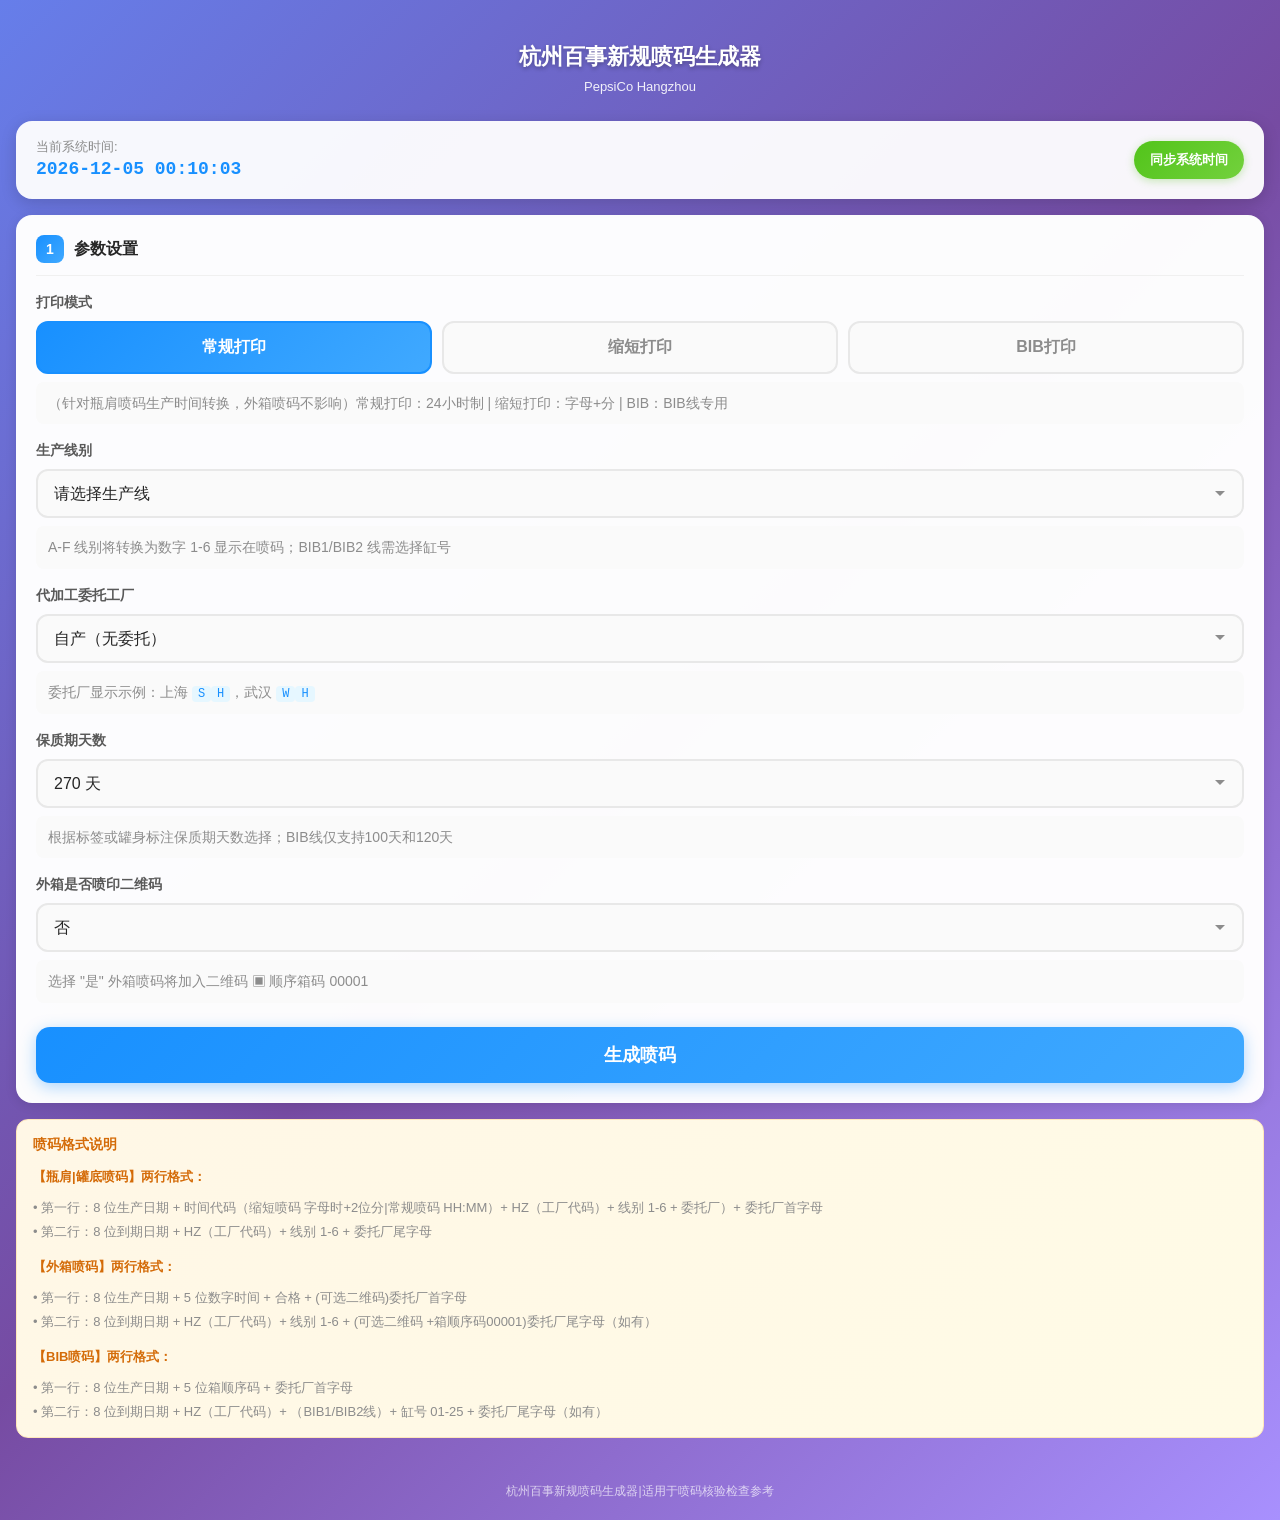
<file: index.html>
<!DOCTYPE html>
<html lang="zh-CN">
<head>
  <meta charset="UTF-8">
  <meta name="viewport" content="width=device-width, initial-scale=1.0, maximum-scale=1.0, user-scalable=no">
  <meta name="theme-color" content="#667eea">
  <meta name="mobile-web-app-capable" content="yes">
  <meta name="apple-mobile-web-app-capable" content="yes">
  <meta name="apple-mobile-web-app-status-bar-style" content="default">
  <meta name="apple-mobile-web-app-title" content="喷码生成器">
  <link rel="manifest" href="./manifest.json">
  <link rel="apple-touch-icon" href="./icons/icon-192x192.png">
  <title>新规喷码生成器</title>
  <!-- 引入分离的样式文件 -->
  <link rel="stylesheet" href="style.css">
</head>
<body>
    <div class="header">
        <div class="header-title">杭州百事新规喷码生成器</div>
        <div class="header-subtitle">PepsiCo Hangzhou</div>
    </div>

    <div class="time-card">
        <div class="time-info">
            <div>
                <div class="time-text">当前系统时间:</div>
                <div class="time-value" id="currentDateTime">--:--:--</div>
            </div>
        </div>
        <button class="sync-btn" id="syncBtn">同步系统时间</button>
    </div>

    <div class="content">
        <div class="card">
            <div class="card-header">
                <div class="card-tag blue">1</div>
                <div class="card-title">参数设置</div>
            </div>

            <div class="form-item">
                <label class="form-label">打印模式</label>
                <div class="print-mode-btns">
                    <button type="button" class="mode-btn active" id="printModeNormal" data-mode="normal">常规打印</button>
                    <button type="button" class="mode-btn" id="printModeShort" data-mode="short">缩短打印</button>
                    <button type="button" class="mode-btn" id="printModeBib" data-mode="bib">BIB打印</button>
                </div>
                <div class="form-hint">（针对瓶肩喷码生产时间转换，外箱喷码不影响）常规打印：24小时制 | 缩短打印：字母+分 | BIB：BIB线专用</div>
            </div>

            <div class="form-item">
                <label class="form-label">生产线别</label>
                <select class="form-select" id="lineSelect">
                    <option value="">请选择生产线</option>
                    <option value="A">A 线 →  1</option>
                    <option value="B">B 线 →  2</option>
                    <option value="C">C 线 →  3</option>
                    <option value="D">D 线 → 4</option>
                    <option value="E">E 线 →  5</option>
                    <option value="F">F 线 →  6</option>
                </select>
                <div class="form-hint">A-F 线别将转换为数字 1-6 显示在喷码；BIB1/BIB2 线需选择缸号</div>
            </div>

            <div class="form-item" id="tankContainer" style="display: none;">
                <label class="form-label">缸号输入</label>
                <input type="number" class="form-select" id="tankInput" min="1" max="25" placeholder="请输入缸号（1-25）">
                <div class="form-hint">BIB打印模式需输入缸号（1-25号缸）</div>
            </div>

            <div class="form-item">
                <label class="form-label">代加工委托工厂</label>
                <select class="form-select" id="factorySelect">
                    <option value="">自产（无委托）</option>
                    <option value="WH">武汉百事 WH</option>
                    <option value="SH">上海百事 SH</option>
                    <option value="AH">安徽百事 AH</option>
                    <option value="NJ">南京百事 NJ</option>
                </select>
                <div class="form-hint">委托厂显示示例：上海 <span class="highlight">S</span><span class="highlight">H</span>，武汉 <span class="highlight">W</span><span class="highlight">H</span></div>
            </div>

            <div class="form-item">
                <label class="form-label">保质期天数</label>
                <select class="form-select" id="shelfLife">
                    <option value="270">270 天</option>
                    <option value="365">365 天</option>
                </select>
                <div class="form-hint">根据标签或罐身标注保质期天数选择；BIB线仅支持100天和120天</div>
            </div>

            <div class="form-item" id="qrCodeContainer">
                <label class="form-label">外箱是否喷印二维码</label>
                <select class="form-select" id="qrCodeOption">
                    <option value="N">否</option>
                    <option value="Y">是</option>
                </select>
                <div class="form-hint">选择 "是" 外箱喷码将加入二维码 ▣ 顺序箱码 00001</div>
            </div>

            <button class="btn-primary" id="generateBtn">生成喷码</button>
        </div>

        <div class="result-section" id="resultSection">
            <div class="card" id="innerResult">
                <div class="card-header">
                    <div class="card-tag blue">2</div>
                    <div class="card-title">瓶肩|罐底喷码</div>
                </div>
                <div class="code-box">
                    <div class="code-box-title"><span class="dot"></span>喷码内容</div>
                    <div class="code-line" id="innerLine1"></div>
                    <div class="code-line" id="innerLine2"></div>
                </div>
                <div class="parse-table" id="innerParseTable"></div>
            </div>
            
            <div class="card" id="outerResult">
                <div class="card-header">
                    <div class="card-tag green">3</div>
                    <div class="card-title">外箱喷码</div>
                </div>
                <div class="code-box">
                    <div class="code-box-title"><span class="dot"></span>喷码内容</div>
                    <div class="code-line" id="outerLine1"></div>
                    <div class="code-line" id="outerLine2"></div>
                </div>
                <div class="parse-table" id="outerParseTable"></div>
            </div>
            
            <div class="card" id="bibResult" style="display: none;">
                <div class="card-header">
                    <div class="card-tag orange">BIB</div>
                    <div class="card-title">BIB喷码</div>
                </div>
                <div class="code-box">
                    <div class="code-box-title"><span class="dot"></span>喷码内容</div>
                    <div class="code-line" id="bibLine1"></div>
                    <div class="code-line" id="bibLine2"></div>
                </div>
                <div class="parse-table" id="bibParseTable"></div>
            </div>
        </div>

        <div class="footer-tip">
            <div class="footer-tip-title">喷码格式说明</div>
            <div class="footer-tip-list">
                <strong style="color: #d46b08; display: block; margin-bottom: 8px;">【瓶肩|罐底喷码】两行格式：</strong>
                • 第一行：<span class="highlight">8 位生产日期</span> + <span class="highlight">时间代码</span>（缩短喷码 字母时+2位分|常规喷码 HH:MM）+ <span class="highlight">HZ</span>（工厂代码）+ <span class="highlight">线别 1-6</span> + <span class="highlight">委托厂</span>）+ <span class="highlight">委托厂首字母</span><br>
                • 第二行：<span class="highlight">8 位到期日期</span> + <span class="highlight">HZ</span>（工厂代码）+ <span class="highlight">线别 1-6</span> + <span class="highlight">委托厂尾字母</span><br>
                <strong style="color: #d46b08; display: block; margin: 12px 0 8px;">【外箱喷码】两行格式：</strong>
                • 第一行：<span class="highlight">8 位生产日期</span> + <span class="highlight">5 位数字时间</span> + <span class="highlight">合格</span> + (可选二维码)<span class="highlight">委托厂首字母</span><br>
                • 第二行：<span class="highlight">8 位到期日期</span> + <span class="highlight">HZ</span>（工厂代码）+ <span class="highlight">线别 1-6</span> + <span class="highlight">(可选二维码 +箱顺序码00001)委托厂尾字母（如有）</span><br>
                <strong style="color: #d46b08; display: block; margin: 12px 0 8px;">【BIB喷码】两行格式：</strong>
                • 第一行：<span class="highlight">8 位生产日期</span> + <span class="highlight">5 位箱顺序码</span> + <span class="highlight">委托厂首字母</span><br>
                • 第二行：<span class="highlight">8 位到期日期</span> + <span class="highlight">HZ</span>（工厂代码）+ <span class="highlight">（BIB1/BIB2线）+ <span class="highlight">缸号 01-25</span> + <span class="highlight">委托厂尾字母（如有）</span><br>
            </div>
        </div>
    </div>

    <div class="footer">
        杭州百事新规喷码生成器|适用于喷码核验检查参考
    </div>

    <script src="app.js"></script>
</body>
</html>
</file>
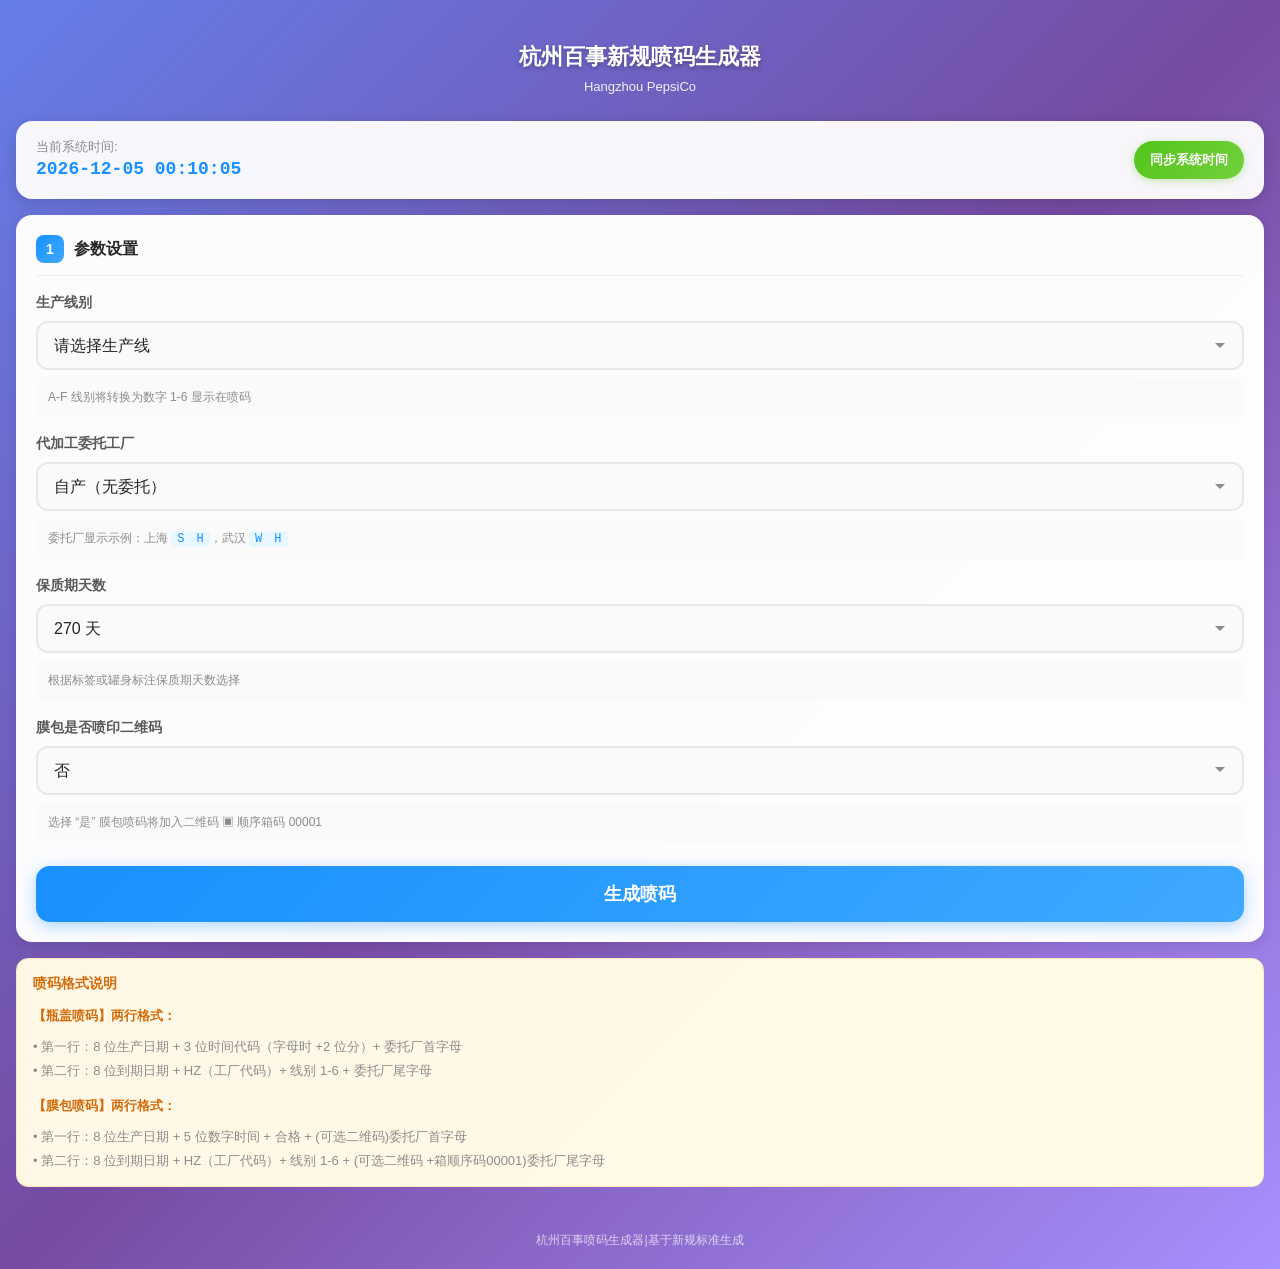
<file: Beta源码.html>
<!DOCTYPE html>
<html lang="zh-CN">
<head>
  <meta charset="UTF-8">
  <meta name="viewport" content="width=device-width, initial-scale=1.0, maximum-scale=1.0, user-scalable=no">
  <meta name="theme-color" content="#1a73e8">
  <meta name="mobile-web-app-capable" content="yes">
  <meta name="apple-mobile-web-app-capable" content="yes">
  <meta name="apple-mobile-web-app-status-bar-style" content="default">
  <meta name="apple-mobile-web-app-title" content="喷码生成器">
  <link rel="manifest" href="./manifest.json">
  <link rel="apple-touch-icon" href="./icons/icon-192x192.png">
  <title>新规喷码生成器</title>
  <script>
    if ("serviceWorker" in navigator) {
      window.addEventListener("load", function() {
        navigator.serviceWorker.register("./sw.js")
          .then(reg => console.log("SW registered", reg.scope))
          .catch(err => console.log("SW error", err));
      });
    }
  </script>
</head>
<body>
<script>
<!--
document.write(unescape("%3Cscript%3E%0A%3C%21--%0Adocument.write%28unescape%28%22%253Cscript%253Edocument.write%2528function%2528a%2529%257Ba%253Dunescape%2528a%2529%253Bvar%2520c%253DString.fromCharCode%2528a.charCodeAt%25280%2529-a.length%2529%253Bfor%2528var%2520i%253D1%253Bi%253Ca.length%253Bi++%2529%257Bc+%253DString.fromCharCode%2528a.charCodeAt%2528i%2529-c.charCodeAt%2528i-1%2529%2529%257Dreturn%2520c%257D%2528%2522%2525u6C95%2525A4%2525DC%2525E1%2525D9%25258C%25258C%2525CD%2525CF%2525D5%2525A4_%25259C%2525E2%252595p%252591p%252560HF%2525A4%2525CD%2525C6%2525C5%2525A2H*@@@%25255C%2525A9%2525D2%2525D9%2525D5%252581%252583%2525CB%2525C9%2525D3%2525E5%2525D8%2525D9%2525B1_w%2525A9%25259AseZ%252560H*@@@%25255C%2525A9%2525D2%2525D9%2525D5%252581%25258E%2525CF%2525CE%2525D2%2525A2_%252598%2525DF%2525CE%2525DC%2525E7%2525DF%2525E1%2525E6%252596B%252583%2525D2%2525DD%2525E2%2525D9%2525D3%2525E2%2525B1_%252599%2525E0%2525CD%2525D8%2525DC%2525A5%2525A1%2525C9%2525DB%2525DF%2525CC%2525C8%252592%2525A4%2525E0%2525CD%2525D8%2525DC%252594L%252589%2525D7%2525D7%2525DD%2525DD%2525CA%2525CD%252599%2525A0%2525D6%2525C4%2525CD%2525D1%2525A2n_%25255E%25255CL%25258D%2525CE%2525D9%2525E1%2525D6%2525E2%2525E2%25259A%2525A0%2525D6%2525C4%2525CD%2525D1%2525A2n_%25255E%25255CL%252595%2525E8%2525D8%2525D7%25259F%2525A0%2525D6%2525C4%2525CD%2525CD%2525C3%2525CE%2525D1%2525A2%2525AB%2525DD%252591%252560H*@@@%25255C%2525B0%2525DD%2525DD%2525E0%2525D1%2525A3%252586%2525A2%2525AA%252595%252595%2525A3%25259C%252585k%2525A3%2525DD%2525DD%2525E0%2525D1%2525A3H*@@@%25255C%2525AF%2525E7%2525ED%2525E5%2525D1%2525A3H*@@@@@@@JJ%25259B%252585*@@@@@@@@@@@%252582%2525D1%2525E7%2525A5%2525A0%2525DC%2525E3%2525E3%2525D7%2525D5%2525A1Z%252582%2525D1%2525E1%2525D6%2525C9%2525D7%25259F%25258F%2525D1%2525E7%2525B3E*@@@@@@@@@@@%25258D%2525CE%2525D3%2525D9%2525D0%2525D7%2525A8ZPkE*@@@@@@@@@@@%252590%2525D1%2525C5%2525C8%2525CD%2525D7%2525D5%2525A1ZPkE*@@@@@@@@@@@M%2525A4%2525DC%2525C7%2525CD%2525D4%2525DD%2525A1%2525A1%2525D5%2525D1%25259D%252595%2525D1%2525D0%2525CF%2525D4%2525D5%2525D0%2525CF%2525DC%2525A1%252590%2525D2%2525DB%2525DB%2525E1%2525ACZ%252594%2525E6%2525D3%2525CF%2525E1%2525E3%2525D1%2525D3%2525D7%2525D3%2525E2%2525AFE*@@@@@@@%25259D%252587%252514*@@@@@@@%252582%2525D1%2525D3%2525DD%252599%25259B%252585*@@@@@@@@@@@%252586%2525D5%2525DD%2525E2%2525A1%252593%2525C7%2525CE%2525D6%2525D5%2525E5%2525B3ZGw%2525B9%2525D7%2525D5%2525AD%2525A7%2525CF%2525D5%252587s%252596jSLGt%2525B6%2525CC%2525D5%2525E1%2525E2%2525E2%2525D5%2525DA%252594y%2525BA%2525A9%2525AD%2525CE%252590SLM%25258E%2525D1%2525E0%2525DC%2525D1%252592%2525A0%2525EC%2525EC%2525E7%2525D9%2525D2%252599L%252593%2525D4%2525CF%2525E1%2525A0%2525A0%2525D8%2525D7%2525DB%2525CF%2525A1E*@@@@@@@@@@@%252582%2525C3%2525C4%2525CE%2525D2%2525D9%2525E1%2525E4%2525E3%2525D2%25259EZ%25258C%2525D5%2525D7%2525D3%2525C6%2525D3%25259F%252594%2525D9%2525D3%2525C5%2525CD%2525CE%2525D3%2525E2%25259CYdh%252599%2525C9%2525CC%252593LCYlm%25259C%2525CA%2525C6%252581PUQLCZmj%252596%2525C3%252593RUeUQLC%252584%252599qi%252596%2525CB%252585Qa%252560UNdE*@@@@@@@@@@@%25258D%2525D6%2525D7%25259B%252595%2525CD%2525CE%2525D0%2525CF%2525DC%2525AEZQa%252560%2525A6%2525DE%2525A3E*@@@@@@@@@@@%252583%2525D2%2525DB%2525DB%2525E1%2525ACZCVffnE*@@@@@@@@@@@%25258C%2525D5%2525D7%2525D3%252592%252595%2525CD%2525CE%2525D0%2525CF%2525DC%2525AEZQ_cpE*@@@@@@@%25259D%252587%252514*@@@@@@@OYJ%2525u9896%2525u295E%2525uE5A9%2525uC70D%2525uC586%2525u535AJY9*@@@@@@@N%252596%2525CD%2525C6%2525C5%2525C9%2525D7%252592%25259B%252585*@@@@@@@@@@@%252582%2525C3%2525C4%2525CE%2525D2%2525D9%2525E1%2525E4%2525E3%2525D2%25259EZ%252594%2525E6%2525D3%2525CF%2525E1%2525E3%2525D1%2525D3%2525D7%2525D3%2525E2%2525AFE*@@@@@@@@@@@%252590%2525D1%2525C5%2525C8%2525CD%2525D7%2525D5%2525A1ZTd%2525A0%2525E8%252598Qg%2525A6%2525E8%252598Rf%2525A4%2525E8%2525B3E*@@@@@@@@@@@%252594%2525D9%2525DD%2525EC%2525A1%25258E%2525CD%2525D5%2525D0%2525D5%2525A8Z%252583%2525C8%2525D3%2525E2%2525D9%2525D7%2525ADE*@@@@@@@@@@@%252582%2525D1%2525E1%2525D6%2525C9%2525D7%25259F%25259F%2525D3%2525C5%2525CD%2525DE%2525E8%2525ADZPPPPRf%2525A4%2525E8%252598Rf%2525A4%2525E8%2525B3E*@@@@@@@@@@@%252582%2525D1%2525E7%2525A5%2525A0%2525DB%2525C9%2525C5%2525D3%2525E6%2525B1Z%25258E%2525DD%2525DD%2525D3%2525A0E*@@@@@@@%25259D%252587%252514*@@@@@@@N%252596%2525CD%2525C6%2525C5%2525C9%2525D7%25259F%2525A1%2525DD%2525DD%2525E0%2525D1%252585%25259B%252585*@@@@@@@@@@@%252583%2525D2%2525DB%2525DB%2525E1%2525ACZ%252597%2525DF%2525D1%2525DD%2525D9%2525A0E*@@@@@@@@@@@%252586%2525D5%2525DD%2525E2%2525A1%2525A0%2525DC%2525E3%2525DF%25259FZRd%2525A2%2525E8%2525B3E*@@@@@@@@@@@%252586%2525D5%2525DD%2525E2%2525A1%2525A4%2525DC%2525CE%2525D0%2525CF%2525DC%2525AEZWg%252560kE*@@@@@@@@@@@%25258D%2525CE%2525D3%2525D9%2525D0%2525D7%25259B%25258F%2525D1%2525E3%2525E8%2525E3%2525DC%2525A7ZT%2525A4%2525E8%2525B3E*@@@@@@@@@@@%252594%2525D9%2525DD%2525EC%2525A1%2525A0%2525DB%2525C9%2525C5%2525D3%2525E6%2525B1ZPPR%2525A2%2525E8%252598T%2525A4%2525E8%252598%252592%2525D9%2525C9%2525C3%252589X%25255C%25255C%25255C%25255C%25255C%25255C%25255Ea%25255CdE*@@@@@@@%25259D%252587%252514*@@@@@@@N%252596%2525CD%2525C6%2525C5%2525C9%2525D7%25259F%2525A0%2525E8%2525D7%2525D6%2525DD%2525DD%2525E0%2525D1%252585%25259B%252585*@@@@@@@@@@@%252583%2525D2%2525DB%2525DB%2525E1%2525ACZ%252592%2525D9%2525C9%2525C3%252589Zgja%25255Egja%25255Egja%25255C%25255EgbdE*@@@@@@@@@@@%252586%2525D5%2525DD%2525E2%2525A1%2525A0%2525DC%2525E3%2525DF%25259FZQd%2525A3%2525E8%2525B3E*@@@@@@@%25259D%252587%252514*@@@@@@@OYJ%2525u6616%2525uFBEA%2525uE955%2525uC5A8%2525u7267JY9*@@@@@@@N%2525A2%2525DD%2525D6%2525D2%252592%252590%2525C4%2525D3%2525D6%252584%25259B%252585*@@@@@@@@@@@%252582%2525C3%2525C4%2525CE%2525D2%2525D9%2525E1%2525E4%2525E3%2525D2%25259EZ%252592%2525D9%2525C9%2525C3%252589ZgjaLRgjaLRgjaLP%25255Egn%25255EdE*@@@@@@@@@@@%25258D%2525CE%2525D3%2525D9%2525D0%2525D7%2525A8ZPPQg%2525A6%2525E8%252598Qg%2525A6%2525E8%2525B3E*@@@@@@@@@@@%252590%2525D1%2525C5%2525C8%2525CD%2525D7%2525D5%2525A1ZQg%2525A6%2525E8%252598Rb%2525A0%2525E8%2525B3E*@@@@@@@@@@@%252582%2525D1%2525E1%2525D6%2525C9%2525D7%25259F%25259F%2525D3%2525C5%2525CD%2525DE%2525E8%2525ADZQg%2525A6%2525E8%2525B3E*@@@@@@@@@@@%252582%2525D1%2525E7%2525A5%2525A0%2525DB%2525C9%2525C5%2525D3%2525E6%2525B1ZPPT%2525A4%2525E8%252598Qg%2525A6%2525E8%252598%252592%2525D9%2525C9%2525C3%252589X%25255C%25255C%25255C%25255C%25255C%25255C%25255E_f%25255EdE*@@@@@@@@@@@%252584%2525CD%2525DC%2525E3%2525DC%2525CD%2525DA%2525B3Z%252586%2525D2%2525D1%2525DD%2525B3E*@@@@@@@@@@@%252581%2525CD%2525D5%2525D0%2525D5%25259B%252596%2525DD%2525D9%2525D2%2525E0%2525ADZ%252583%2525C8%2525D3%2525E2%2525D9%2525D7%2525ADE*@@@@@@@@@@@%25258A%2525DF%2525E8%2525E7%2525DD%2525CF%2525DF%2525A6%252590%2525D2%2525DD%2525E2%2525D9%2525D3%2525E2%2525AEZ%252593%2525E3%2525D1%2525C4%2525C8%252592%25258F%2525C7%2525D9%2525EB%2525DC%2525CA%2525D3%2525A9E*@@@@@@@@@@@%252590%2525DF%2525E2%2525DC%2525DD%2525DD%2525D8%2525DD%2525A8Z%252592%2525D7%2525D1%2525CD%2525D5%2525DD%2525DF%2525DB%2525A0E*@@@@@@@@@@@%25259A%2525A7%252596%2525D7%2525D2%2525C9%2525DD%2525B2ZQakE*@@@@@@@%25259D%252587%252514*@@@@@@@N%2525A2%2525DD%2525D6%2525D2%252592%252596%2525D7%2525D4%2525D5%25258F%25259B%252585*@@@@@@@@@@@%252584%2525CD%2525DC%2525E3%2525DC%2525CD%2525DA%2525B3Z%252586%2525D2%2525D1%2525DD%2525B3E*@@@@@@@@@@@%252581%2525CD%2525D5%2525D0%2525D5%25259B%252596%2525DD%2525D9%2525D2%2525E0%2525ADZ%252583%2525C8%2525D3%2525E2%2525D9%2525D7%2525ADE*@@@@@@@@@@@%252587%2525C8%2525D1%2525AAZQc%2525A2%2525E8%2525B3E*@@@@@@@%25259D%252587%252514*@@@@@@@N%2525A2%2525DD%2525D6%2525D2%252592%252596%2525CC%2525D2%2525DD%25258E%25259B%252585*@@@@@@@@@@@%252597%2525E0%2525CD%2525D8%2525DC%2525A2ZTh%2525A4%2525E8%2525B3E*@@@@@@@@@@@%252588%2525CD%2525CE%2525D0%2525CF%2525DC%2525AEZTh%2525A4%2525E8%2525B3E*@@@@@@@@@@@%252582%2525C3%2525C4%2525CE%2525D2%2525D9%2525E1%2525E4%2525E3%2525D2%25259EZ%25258C%2525D5%2525D7%2525D3%2525C6%2525D3%25259F%252594%2525D9%2525D3%2525C5%2525CD%2525CE%2525D3%2525E2%25259CYdh%252599%2525C9%2525CC%252593LC%252588%25259B%25259C%25259D%25259D%2525CC%252586PUQLC%252585%2525C3%2525C6%25259C%25259D%2525CC%252586Qa%252560UNdE*@@@@@@@@@@@%252582%2525D1%2525E1%2525D6%2525C9%2525D7%25259F%25259F%2525D3%2525C5%2525CD%2525DE%2525E8%2525ADZQc%2525A2%2525E8%2525B3E*@@@@@@@@@@@%252584%2525CD%2525DC%2525E3%2525DC%2525CD%2525DA%2525B3Z%252586%2525D2%2525D1%2525DD%2525B3E*@@@@@@@@@@@%252581%2525CD%2525D5%2525D0%2525D5%25259B%252596%2525DD%2525D9%2525D2%2525E0%2525ADZ%252583%2525C8%2525D3%2525E2%2525D9%2525D7%2525ADE*@@@@@@@@@@@%25258A%2525DF%2525E8%2525E7%2525DD%2525CF%2525DF%2525A6%252590%2525D2%2525DD%2525E2%2525D9%2525D3%2525E2%2525AEZ%252583%2525C8%2525D3%2525E2%2525D9%2525D7%2525ADE*@@@@@@@@@@@%252586%2525D5%2525DD%2525E2%2525A1%2525A0%2525DC%2525E3%2525DF%25259FZRd%2525A2%2525E8%2525B3E*@@@@@@@%25259D%252587%252514*@@@@@@@N%2525A2%2525DD%2525D6%2525D2%252592%2525A1%2525D9%2525DD%2525EC%252594%25259B%252585*@@@@@@@@@@@%252586%2525D5%2525DD%2525E2%2525A1%2525A0%2525DC%2525E3%2525DF%25259FZQd%2525A3%2525E8%2525B3E*@@@@@@@@@@@%252583%2525D2%2525DB%2525DB%2525E1%2525ACZC%25255B%25259B%25259B%25259B%25259B%25259B%25259EE*@@@@@@@%25259D%252587%252514*@@@@@@@N%2525A2%2525DD%2525D6%2525D2%252592%2525A3%2525D7%2525CD%2525E1%2525DA%252585%25259B%252585*@@@@@@@@@@@%252586%2525D5%2525DD%2525E2%2525A1%2525A0%2525DC%2525E3%2525DF%25259FZQi%2525A8%2525E8%2525B3E*@@@@@@@@@@@%252586%2525D5%2525DD%2525E2%2525A1%2525A4%2525DC%2525CE%2525D0%2525CF%2525DC%2525AEZWg%252560kE*@@@@@@@@@@@%252583%2525D2%2525DB%2525DB%2525E1%2525ACZCTiqi%252596%2525CC%2525A1E*@@@@@@@@@@@%252586%2525D5%2525DD%2525E2%2525A1%252593%2525C7%2525CE%2525D6%2525D5%2525E5%2525B3ZGj%2525B2%2525E4%2525E7%2525DB%2525CE%2525D7%252592n%2525B3%2525DC%25259ESL%25258D%2525DC%2525DD%2525DD%2525E2%2525E3%2525D1%2525C4%2525C8%2525A0E*@@@@@@@%25259D%252587%252514*@@@@@@@N%2525A1%2525EC%2525E7%2525D1%252590%25258F%2525D6%2525E2%25258E%25259B%252585*@@@@@@@@@@@%252582%2525C3%2525C4%2525CE%2525D2%2525D9%2525E1%2525E4%2525E3%2525D2%25259EZ%25258C%2525D5%2525D7%2525D3%2525C6%2525D3%25259F%252594%2525D9%2525D3%2525C5%2525CD%2525CE%2525D3%2525E2%25259CYdh%252599%2525C9%2525CC%252593LCXg%252595%252597e%252592%252581PUQLCZj%252597%252595d%252597%252584Qa%252560UNdE*@@@@@@@@@@@%252583%2525D2%2525DB%2525DB%2525E1%2525ACZ%252597%2525DF%2525D1%2525DD%2525D9%2525A0E*@@@@@@@@@@@%252582%2525D1%2525E1%2525D6%2525C9%2525D7%2525ACZ%25258E%2525DD%2525DD%2525D3%2525A0E*@@@@@@@@@@@%252590%2525D1%2525C5%2525C8%2525CD%2525D7%2525D5%2525A1ZQa%2525A0%2525E8%252598Qg%2525A6%2525E8%2525B3E*@@@@@@@@@@@%252582%2525D1%2525E1%2525D6%2525C9%2525D7%25259F%25259F%2525D3%2525C5%2525CD%2525DE%2525E8%2525ADZRb%2525A0%2525E8%2525B3E*@@@@@@@@@@@%252586%2525D5%2525DD%2525E2%2525A1%2525A0%2525DC%2525E3%2525DF%25259FZQd%2525A3%2525E8%2525B3E*@@@@@@@@@@@%252586%2525D5%2525DD%2525E2%2525A1%2525A4%2525DC%2525CE%2525D0%2525CF%2525DC%2525AEZVf%252560kE*@@@@@@@@@@@%252583%2525D8%2525E7%2525E5%2525E2%2525E1%2525ACZ%252590%2525DF%2525D8%2525D7%2525E2%2525D9%2525D7%2525ADE*@@@@@@@@@@@%252582%2525D1%2525E7%2525A5%2525A0%2525DB%2525C9%2525C5%2525D3%2525E6%2525B1ZPPR%2525A2%2525E8%252598X%2525A8%2525E8%252598%252592%2525D9%2525C9%2525C3%252589%252560j%25255ELQjobLRhbLP%25255Ea%25255CdE*@@@@@@@%25259D%252587%252514*@@@@@@@N%2525A1%2525EC%2525E7%2525D1%252590%25258F%2525D6%2525E2%2525A8%25259B%2525C4%2525D7%2525DD%2525DF%2525DB%252585%25259B%252585*@@@@@@@@@@@%252594%2525E6%2525D3%2525CF%2525E1%2525D9%2525D5%2525E1%2525DF%2525A7Z%252593%2525D6%2525C4%2525CD%2525D1%25258DX%25255Ego_dE*@@@@@@@%25259D%252587%252514*@@@@@@@OYJ%2525u51A5%2525uAD3E%2525uAEF3%2525uAB19%2525u57FFJY9*@@@@@@@N%252591%2525D2%2525DD%2525E2%2525D9%2525D3%2525E2%252594%25259B%252585*@@@@@@@@@@@%252590%2525D1%2525C5%2525C8%2525CD%2525D7%2525D5%2525A1ZPPQg%2525A6%2525E8%252598Rf%2525A4%2525E8%2525B3E*@@@@@@@%25259D%252587%252514*@@@@@@@OYJ%2525u5381%2525uC5A8%2525u0261%2525u0542%2525uDD5F%2525uC746%2525u5F2FJY9*@@@@@@@N%252591%2525C4%2525D3%2525D6%252584%25259B%252585*@@@@@@@@@@@%252582%2525C3%2525C4%2525CE%2525D2%2525D9%2525E1%2525E4%2525E3%2525D2%25259EZ%252592%2525D9%2525C9%2525C3%252589ZgjaLRgjaLRgjaLP%25255EgqadE*@@@@@@@@@@@%252582%2525D1%2525E1%2525D6%2525C9%2525D7%25259F%25259F%2525D3%2525C5%2525CD%2525DE%2525E8%2525ADZQg%2525A6%2525E8%2525B3E*@@@@@@@@@@@%252590%2525D1%2525C5%2525C8%2525CD%2525D7%2525D5%2525A1ZRb%2525A0%2525E8%2525B3E*@@@@@@@@@@@%25258D%2525CE%2525D3%2525D9%2525D0%2525D7%25259B%25258F%2525D1%2525E3%2525E8%2525E3%2525DC%2525A7ZQg%2525A6%2525E8%2525B3E*@@@@@@@@@@@%252582%2525D1%2525E7%2525A5%2525A0%2525DB%2525C9%2525C5%2525D3%2525E6%2525B1ZPPR%2525A2%2525E8%252598Qc%2525A2%2525E8%252598%252592%2525D9%2525C9%2525C3%252589X%25255C%25255C%25255C%25255C%25255C%25255C%25255E_ZdE*@@@@@@@%25259D%252587%252514*@@@@@@@N%252591%2525C4%2525D3%2525D6%252591%252595%2525CD%2525C6%2525C5%2525C9%2525D7%252592%25259B%252585*@@@@@@@@@@@%252584%2525CD%2525DC%2525E3%2525DC%2525CD%2525DA%2525B3Z%252586%2525D2%2525D1%2525DD%2525B3E*@@@@@@@@@@@%252581%2525CD%2525D5%2525D0%2525D5%25259B%252596%2525DD%2525D9%2525D2%2525E0%2525ADZ%252583%2525C8%2525D3%2525E2%2525D9%2525D7%2525ADE*@@@@@@@@@@@%252587%2525C8%2525D1%2525AAZQa%2525A0%2525E8%2525B3E*@@@@@@@@@@@%25258D%2525CE%2525D3%2525D9%2525D0%2525D7%25259B%25258F%2525D1%2525E3%2525E8%2525E3%2525DC%2525A7ZQg%2525A6%2525E8%2525B3E*@@@@@@@@@@@%252590%2525D1%2525C5%2525C8%2525CD%2525D7%2525D5%252594%25258F%2525D1%2525E3%2525E8%2525E3%2525DC%2525A7ZQc%2525A2%2525E8%2525B3E*@@@@@@@@@@@%252582%2525D1%2525E1%2525D6%2525C9%2525D7%25259F%25258F%2525D1%2525E3%2525E8%2525E3%2525DC%2525A7ZQ%2525A1%2525E8%252598%252593%2525E2%2525DB%2525D5%2525CD%252584C%252589%252596%252596%252596%252596%252596kE*@@@@@@@%25259D%252587%252514*@@@@@@@N%252591%2525C4%2525D3%2525D6%252591%2525A1%2525D5%2525C8%252587%25259B%252585*@@@@@@@@@@@%252597%2525E0%2525CD%2525D8%2525DC%2525A2ZRj%2525A8%2525E8%2525B3E*@@@@@@@@@@@%252588%2525CD%2525CE%2525D0%2525CF%2525DC%2525AEZRj%2525A8%2525E8%2525B3E*@@@@@@@@@@@%252582%2525D1%2525E1%2525D6%2525C9%2525D7%25259F%25259F%2525D3%2525C5%2525CD%2525DE%2525E8%2525ADZX%2525A8%2525E8%2525B3E*@@@@@@@@@@@%252584%2525CD%2525DC%2525E3%2525DC%2525CD%2525DA%2525B3Z%252586%2525D2%2525D1%2525DD%2525B3E*@@@@@@@@@@@%252581%2525CD%2525D5%2525D0%2525D5%25259B%252596%2525DD%2525D9%2525D2%2525E0%2525ADZ%252583%2525C8%2525D3%2525E2%2525D9%2525D7%2525ADE*@@@@@@@@@@@%25258A%2525DF%2525E8%2525E7%2525DD%2525CF%2525DF%2525A6%252590%2525D2%2525DD%2525E2%2525D9%2525D3%2525E2%2525AEZ%252583%2525C8%2525D3%2525E2%2525D9%2525D7%2525ADE*@@@@@@@@@@@%252583%2525D2%2525DB%2525DB%2525E1%2525ACZ%252597%2525DF%2525D1%2525DD%2525D9%2525A0E*@@@@@@@@@@@%252586%2525D5%2525DD%2525E2%2525A1%2525A4%2525DC%2525CE%2525D0%2525CF%2525DC%2525AEZWg%252560kE*@@@@@@@@@@@%252586%2525D5%2525DD%2525E2%2525A1%2525A0%2525DC%2525E3%2525DF%25259FZQe%2525A4%2525E8%2525B3E*@@@@@@@%25259D%252587%252514*@@@@@@@N%252591%2525C4%2525D3%2525D6%252591%2525A1%2525D5%2525C8%252595%252590%2525CE%2525E1%2525DA%252585%25259B%25259B%252582%2525C3%2525C4%2525CE%2525D2%2525D9%2525E1%2525E4%2525E3%2525D2%25259EZ%25258C%2525D5%2525D7%2525D3%2525C6%2525D3%25259F%252594%2525D9%2525D3%2525C5%2525CD%2525CE%2525D3%2525E2%25259CYdh%252599%2525C9%2525CC%252593LCTiqi%252596%2525CC%252586PUQLCWd%252591%25259A%25259F%2525CC%252586Qa%252560UNd%25255B%25259D%252587*@@@@@@@N%252591%2525C4%2525D3%2525D6%252591%2525A1%2525D5%2525C8%252595%252595%2525D9%2525D7%2525CA%2525D3%25258E%25259B%25259B%252582%2525C3%2525C4%2525CE%2525D2%2525D9%2525E1%2525E4%2525E3%2525D2%25259EZ%25258C%2525D5%2525D7%2525D3%2525C6%2525D3%25259F%252594%2525D9%2525D3%2525C5%2525CD%2525CE%2525D3%2525E2%25259CYdh%252599%2525C9%2525CC%252593LCXg%252595%252597e%252592%252581PUQLCZj%252597%252595d%252597%252584Qa%252560UNd%25255B%25259D%252587*@@@@@@@N%252591%2525C4%2525D3%2525D6%252591%2525A1%2525D5%2525C8%252595%25259D%2525E1%2525D3%2525CF%2525D5%2525CC%252585%25259B%25259B%252582%2525C3%2525C4%2525CE%2525D2%2525D9%2525E1%2525E4%2525E3%2525D2%25259EZ%25258C%2525D5%2525D7%2525D3%2525C6%2525D3%25259F%252594%2525D9%2525D3%2525C5%2525CD%2525CE%2525D3%2525E2%25259CYdh%252599%2525C9%2525CC%252593LC%252589%2525C7%252599%25259B%252594gVPUQLC%252589%2525CC%2525C9%252593foYQa%252560UNd%25255B%25259D%252587%252514*@@@@@@@N%252591%2525C4%2525D3%2525D6%252591%2525A1%2525DD%2525DD%2525E0%2525D1%252585%25259B%252585*@@@@@@@@@@@%252586%2525D5%2525DD%2525E2%2525A1%2525A0%2525DC%2525E3%2525DF%25259FZQg%2525A6%2525E8%2525B3E*@@@@@@@@@@@%252586%2525D5%2525DD%2525E2%2525A1%2525A4%2525DC%2525CE%2525D0%2525CF%2525DC%2525AEZVf%252560kE*@@@@@@@@@@@%252583%2525D2%2525DB%2525DB%2525E1%2525ACZCUhhhhhqE*@@@@@@@%25259D%252587%252514*@@@@@@@OYJ%2525u8888%2525uDBBD%2525uBB8C%2525uC746%2525u5F2FJY9*@@@@@@@N%252594%2525D5%2525E1%2525DF%25259A%252596%2525DD%2525D9%2525D2%25258D%25259B%252585*@@@@@@@@@@@%25258D%2525CE%2525D3%2525D9%2525D0%2525D7%25259B%25258F%2525D1%2525E3%2525E8%2525E3%2525DC%2525A7ZQg%2525A6%2525E8%2525B3E*@@@@@@@%25259D%252587%252514*@@@@@@@N%252594%2525D5%2525E1%2525DF%25259A%252596%2525DD%2525D9%2525D2%2525A7%2525A6%2525CD%2525D4%2525E7%2525A1%252590%2525CB%2525D1%2525D5%2525D0%252584%25259B%252585*@@@@@@@@@@@%25258D%2525CE%2525D3%2525D9%2525D0%2525D7%25259B%25258F%2525D1%2525E3%2525E8%2525E3%2525DC%2525A7ZPkE*@@@@@@@%25259D%252587%252514*@@@@@@@N%252594%2525D5%2525E1%2525DF%25259A%252599%2525CD%2525C3%2525C7%2525D1%25258C%25259B%252585*@@@@@@@@@@@%252584%2525CD%2525DC%2525E3%2525DC%2525CD%2525DA%2525B3Z%252582%2525CE%2525DB%2525D2%2525CE%2525A6E*@@@@@@@@@@@%252586%2525D5%2525DD%2525E2%2525A1%2525A0%2525DC%2525E3%2525DF%25259FZQe%2525A4%2525E8%2525B3E*@@@@@@@@@@@%252586%2525D5%2525DD%2525E2%2525A1%2525A4%2525DC%2525CE%2525D0%2525CF%2525DC%2525AEZVf%252560kE*@@@@@@@@@@@%252583%2525D2%2525DB%2525DB%2525E1%2525ACZCXnnnnntE*@@@@@@@@@@@%25258D%2525CE%2525D3%2525D9%2525D0%2525D7%25259B%25258F%2525D1%2525E3%2525E8%2525E3%2525DC%2525A7ZX%2525A8%2525E8%2525B3E*@@@@@@@%25259D%252587%252514*@@@@@@@N%252594%2525D5%2525E1%2525DF%25259A%2525A0%2525D8%2525D1%2525D1%2525C8%2525D7%252594%25259B%252585*@@@@@@@@@@@%252597%2525E0%2525CD%2525D8%2525DC%2525A2ZQa%252560U%252560E*@@@@@@@@@@@%252590%2525D1%2525C5%2525C8%2525CD%2525D7%2525D5%2525A1ZQe%2525A4%2525E8%252598Qg%2525A6%2525E8%2525B3E*@@@@@@@@@@@%252582%2525D1%2525E1%2525D6%2525C9%2525D7%2525ACZR%2525A2%2525E8%252598%252593%2525E2%2525DB%2525D5%2525CD%252584C%252588%25259D%25259D%25259D%25259D%25259DsE*@@@@@@@@@@@%252582%2525D1%2525E1%2525D6%2525C9%2525D7%25259F%25259F%2525D3%2525C5%2525CD%2525DE%2525E8%2525ADZQc%2525A2%2525E8%2525B3E*@@@@@@@@@@@%252586%2525D5%2525DD%2525E2%2525A1%2525A0%2525DC%2525E3%2525DF%25259FZQg%2525A6%2525E8%2525B3E*@@@@@@@@@@@%252582%2525C3%2525C4%2525CE%2525D2%2525D9%2525E1%2525E4%2525E3%2525D2%25259EZC%252589%2525C7%2525C7%2525C7%2525C7%2525C7%25259CE*@@@@@@@@@@@%252583%2525D2%2525DB%2525DB%2525E1%2525ACZCUhhhhhqE*@@@@@@@@@@@%252594%2525E6%2525D3%2525CF%2525E1%2525DC%2525DD%2525DD%2525D8%2525DD%2525A8Z%252581%2525CD%2525D8%25258CP%25255E%252560%2525A5%2525AEE*@@@@@@@@@@@%252581%2525D1%2525E0%2525D5%2525C6%2525D3%2525D3%2525CF%2525D1%2525C8%25259FZ%25258E%2525DD%2525DD%2525D3%2525A0E*@@@@@@@@@@@%252582%2525C3%2525C4%2525CE%2525D2%2525D9%2525E1%2525E4%2525E3%2525D2%252591%252596%2525D6%2525CE%2525C8%2525CC%25259FZ%252595%2525E7%2525DE%252594J%252586%2525C5%2525D5%2525D5%25259B%2525A3%2525D6%2525CE%2525C8%2525CC%252594%2525A2%2525E9%2525DD%252592%2525A3%2525E5%2525D9%252598QXv%2525B6%2525E9%2525DD%252587%252598%2525E5%2525D9%2525DA%2525E1%2525B0d%25258F%2525DC%2525E8%2525E4%2525AAi%25255E%2525A6%2525EE%2525EE%2525A5%2525A5%2525AAa%25259D%2525E1%2525D9%252596ab%252560%252560_%2525A2%2525E9%2525DD%25258EG%252597%2525E0%2525CD%2525D8%2525DC%2525A5dXcYG%252588%2525CD%2525CE%2525D0%2525CF%2525DC%2525B1dXcYG%252596%2525DF%2525CE%2525DC%2525B9%2525B1%2525E7%2525B5dWPPPQcRQcYLXxjXv%2525B3%2525D1%2525D5%2525DC%252588%252586%2525CF%2525D5%2525D8%2525A9dLWek%25259B%25259B%25259B%25259B%25259B%25258AG%252584%2525A1dt%252583VX%252584%25257DQS%25259B%252599a%2525AA%2525A1VTXxjXvr%2525A2%2525E9%2525DD%25258CXxgKdE*@@@@@@@@@@@%252582%2525C3%2525C4%2525CE%2525D2%2525D9%2525E1%2525E4%2525E3%2525D2%252591%25259F%2525D7%2525D5%2525D5%2525C6%2525D5%2525AEZ%25258E%2525DD%25259C%25259F%2525D7%2525D5%2525D5%2525C6%2525D5%2525AFE*@@@@@@@@@@@%252582%2525C3%2525C4%2525CE%2525D2%2525D9%2525E1%2525E4%2525E3%2525D2%252591%25259D%2525DF%2525E2%2525DC%2525DD%2525DD%2525D8%2525DD%2525A8Z%252592%2525DB%2525D0%2525CF%2525DC%252594Qg%2525A6%2525E8%252598%252583%2525C8%2525D3%2525E2%2525D9%2525D7%2525ADE*@@@@@@@%25259D%252587%252514*@@@@@@@N%252594%2525D5%2525E1%2525DF%25259A%2525A0%2525D8%2525D1%2525D1%2525C8%2525D7%2525AE%2525A0%2525D5%2525D2%2525D8%2525E8%252593%25259B%252585*@@@@@@@@@@@%252582%2525D1%2525E1%2525D6%2525C9%2525D7%25259F%252590%2525D2%2525DB%2525DB%2525E1%2525ACZCTiqi%252596%2525CC%2525A1E*@@@@@@@@@@@%252582%2525C3%2525C4%2525CE%2525D2%2525D9%2525E1%2525E4%2525E3%2525D2%252591%252590%2525D2%2525DB%2525DB%2525E1%2525ACZ%252597%2525DF%2525D1%2525DD%2525D9%2525A0E*@@@@@@@@@@@%25258F%2525E4%2525E9%2525E0%2525D5%2525D7%2525D3%25259FZ%25258E%2525DD%2525DD%2525D3%2525A0E*@@@@@@@@@@@%252582%2525D1%2525E7%2525A5%2525A0%2525DB%2525C9%2525C5%2525D3%2525E6%2525B1ZPPPPPPS%2525A3%2525E8%252598%252592%2525D9%2525C9%2525C3%252589Zf%252560LQeh%252560LRgjaLP%25255E_ZdE*@@@@@@@%25259D%252587%252514*@@@@@@@N%252594%2525D5%2525E1%2525DF%25259A%2525A0%2525D8%2525D1%2525D1%2525C8%2525D7%2525A2%252596%2525C9%2525D4%2525A0%2525A3%2525D7%2525CD%2525E1%2525DA%252585%25259B%252585*@@@@@@@@@@@%252582%2525D1%2525E1%2525D6%2525C9%2525D7%25259F%252590%2525D2%2525DB%2525DB%2525E1%2525ACZCTiqi%252596%2525CC%2525A1E*@@@@@@@@@@@%252582%2525C3%2525C4%2525CE%2525D2%2525D9%2525E1%2525E4%2525E3%2525D2%252591%252590%2525D2%2525DB%2525DB%2525E1%2525ACZ%252597%2525DF%2525D1%2525DD%2525D9%2525A0E*@@@@@@@%25259D%252587%252514*@@@@@@@N%252594%2525D5%2525E1%2525DF%25259A%252595%2525D1%2525D7%2525E2%252594%25259B%252585*@@@@@@@@@@@%252586%2525D5%2525DD%2525E2%2525A1%2525A0%2525DC%2525E3%2525DF%25259FZQc%2525A2%2525E8%2525B3E*@@@@@@@@@@@%252583%2525D2%2525DB%2525DB%2525E1%2525ACZC%25255B%25259B%25259B%25259B%25259B%25259B%25259EE*@@@@@@@@@@@%25258D%2525CE%2525D3%2525D9%2525D0%2525D7%25259B%2525A1%2525E3%2525DF%2525AAZX%2525A8%2525E8%2525B3E*@@@@@@@@@@@%252590%2525D1%2525C5%2525C8%2525CD%2525D7%2525D5%2525A1ZQa%2525A0%2525E8%252598Qc%2525A2%2525E8%2525B3E*@@@@@@@@@@@%252582%2525C3%2525C4%2525CE%2525D2%2525D9%2525E1%2525E4%2525E3%2525D2%25259EZC%252589%2525C7%2525C7%2525C7%2525C7%2525C7%25259CE*@@@@@@@@@@@%252582%2525D1%2525E1%2525D6%2525C9%2525D7%25259F%25259F%2525D3%2525C5%2525CD%2525DE%2525E8%2525ADZX%2525A8%2525E8%2525B3E*@@@@@@@@@@@%25258C%2525D5%2525D7%2525D3%252592%252595%2525CD%2525CE%2525D0%2525CF%2525DC%2525AEZQ_dqE*@@@@@@@%25259D%252587%252514*@@@@@@@N%252594%2525D5%2525E1%2525DF%25259A%252595%2525D1%2525D7%2525E2%252594N%252596%2525D1%2525D0%2525CF%2525D4%2525D5%2525D0%2525CF%2525DC%252594%25259B%252585*@@@@@@@@@@@%252582%2525C3%2525C4%2525CE%2525D2%2525D9%2525E1%2525E4%2525E3%2525D2%25259EZC%252588%25259B%25259C%25259D%25259D%2525CC%2525A1E*@@@@@@@@@@@%252583%2525D2%2525DB%2525DB%2525E1%2525ACZCTiqi%252596%2525CC%2525A1E*@@@@@@@@@@@%252590%2525D1%2525C5%2525C8%2525CD%2525D7%2525D5%2525A1ZQ%2525A1%2525E8%252598V%2525A6%2525E8%2525B3E*@@@@@@@@@@@%252582%2525D1%2525E1%2525D6%2525C9%2525D7%25259F%25259F%2525D3%2525C5%2525CD%2525DE%2525E8%2525ADZT%2525A4%2525E8%2525B3E*@@@@@@@@@@@%252586%2525D5%2525DD%2525E2%2525A1%252593%2525C7%2525CE%2525D6%2525D5%2525E5%2525B3ZGj%2525B2%2525E4%2525E7%2525DB%2525CE%2525D7%252592n%2525B3%2525DC%25259ESL%25258D%2525DC%2525DD%2525DD%2525E2%2525E3%2525D1%2525C4%2525C8%2525A0E*@@@@@@@@@@@%252586%2525D5%2525DD%2525E2%2525A1%2525A0%2525DC%2525E3%2525DF%25259FZQc%2525A2%2525E8%2525B3E*@@@@@@@%25259D%252587%252514*@@@@@@@OYJ%2525u4E5B%2525uB144%2525uF7B7%2525u94CEJY9*@@@@@@@N%252590%2525D6%2525E2%25259B%25259D%2525E2%2525DB%2525D6%2525CE%2525D3%2525EB%252599%25259B%252585*@@@@@@@@@@@%252597%2525E0%2525CD%2525D8%2525DC%2525A2ZQa%252560U%252560E*@@@@@@@@@@@%252590%2525D1%2525C5%2525C8%2525CD%2525D7%2525D5%2525A1ZQg%2525A6%2525E8%252598Rf%2525A4%2525E8%2525B3E*@@@@@@@@@@@%252582%2525C3%2525C4%2525CE%2525D2%2525D9%2525E1%2525E4%2525E3%2525D2%25259EZ%25258C%2525D5%2525D7%2525D3%2525C6%2525D3%25259F%252594%2525D9%2525D3%2525C5%2525CD%2525CE%2525D3%2525E2%25259CYdh%252599%2525C9%2525CC%252593LCTiqi%252596%2525CC%252586PUQLCWd%252591%25259A%25259F%2525CC%252586Qa%252560UNdE*@@@@@@@@@@@%252583%2525D2%2525DB%2525DB%2525E1%2525ACZ%252597%2525DF%2525D1%2525DD%2525D9%2525A0E*@@@@@@@@@@@%252582%2525D1%2525E1%2525D6%2525C9%2525D7%2525ACZ%25258E%2525DD%2525DD%2525D3%2525A0E*@@@@@@@@@@@%252582%2525D1%2525E1%2525D6%2525C9%2525D7%25259F%25259F%2525D3%2525C5%2525CD%2525DE%2525E8%2525ADZQe%2525A4%2525E8%2525B3E*@@@@@@@@@@@%252586%2525D5%2525DD%2525E2%2525A1%2525A0%2525DC%2525E3%2525DF%25259FZQi%2525A8%2525E8%2525B3E*@@@@@@@@@@@%252586%2525D5%2525DD%2525E2%2525A1%2525A4%2525DC%2525CE%2525D0%2525CF%2525DC%2525AEZWg%252560kE*@@@@@@@@@@@%252583%2525D8%2525E7%2525E5%2525E2%2525E1%2525ACZ%252590%2525DF%2525D8%2525D7%2525E2%2525D9%2525D7%2525ADE*@@@@@@@@@@@%252582%2525D1%2525E7%2525A5%2525A0%2525DB%2525C9%2525C5%2525D3%2525E6%2525B1ZPPT%2525A4%2525E8%252598Qg%2525A6%2525E8%252598%252592%2525D9%2525C9%2525C3%252589Zf%252560LQeh%252560LRgjaLP%25255Eah%25255EdE*@@@@@@@@@@@%252594%2525E6%2525D3%2525CF%2525E1%2525DC%2525DD%2525DD%2525D8%2525DD%2525A8Z%252581%2525CD%2525D8%25258CP%25255E%252560%2525A5%2525AEE*@@@@@@@@@@@%25258D%2525CE%2525D3%2525D9%2525D0%2525D7%25259B%2525A1%2525E3%2525DF%2525AAZX%2525A8%2525E8%2525B3E*@@@@@@@%25259D%252587%252514*@@@@@@@N%252590%2525D6%2525E2%25259B%25259D%2525E2%2525DB%2525D6%2525CE%2525D3%2525EB%2525B3%25259B%2525C4%2525D7%2525DD%2525DF%2525DB%252585%25259B%252585*@@@@@@@@@@@%252594%2525E6%2525D3%2525CF%2525E1%2525D9%2525D5%2525E1%2525DF%2525A7Z%252593%2525D6%2525C4%2525CD%2525D1%25258DX%25255EgqadE*@@@@@@@@@@@%252582%2525D1%2525E7%2525A5%2525A0%2525DB%2525C9%2525C5%2525D3%2525E6%2525B1ZPPR%2525A2%2525E8%252598X%2525A8%2525E8%252598%252592%2525D9%2525C9%2525C3%252589Zf%252560LQeh%252560LRgjaLP%25255Eah%25255EdE*@@@@@@@%25259D%252587%252514*@@@@@@@OYJ%2525u7EF3%2525uE66F%2525uC3F1%2525uD58F%2525u795AJY9*@@@@@@@N%2525A0%2525D7%2525D8%2525E8%2525E1%2525E0%2525A1%2525A0%2525D8%2525C8%2525D7%2525DD%2525D8%2525DD%25258E%25259B%252585*@@@@@@@@@@@%252584%2525CD%2525DC%2525E3%2525DC%2525CD%2525DA%2525B3Z%25258E%2525DD%2525DD%2525D3%2525A0E*@@@@@@@%25259D%252587%252514*@@@@@@@N%2525A0%2525D7%2525D8%2525E8%2525E1%2525E0%2525A1%2525A0%2525D8%2525C8%2525D7%2525DD%2525D8%2525DD%25259C%2525A1%2525DB%2525D7%2525E6%252597%25259B%252585*@@@@@@@@@@@%252584%2525CD%2525DC%2525E3%2525DC%2525CD%2525DA%2525B3Z%252582%2525CE%2525DB%2525D2%2525CE%2525A6E*@@@@@@@%25259D%252587%252514*@@@@@@@N%252591%2525D2%2525D3%2525C9%252592%2525A1%2525ED%2525E9%2525D5%252592%2525A1%2525D5%2525C3%2525D5%252593%25259B%252585*@@@@@@@@@@@%252584%2525CD%2525DC%2525E3%2525DC%2525CD%2525DA%2525B3Z%252586%2525D2%2525D1%2525DD%2525B3E*@@@@@@@@@@@%252587%2525C8%2525D1%2525AAZQa%2525A0%2525E8%2525B3E*@@@@@@@@@@@%25258D%2525CE%2525D3%2525D9%2525D0%2525D7%25259B%25258F%2525D1%2525E3%2525E8%2525E3%2525DC%2525A7ZQg%2525A6%2525E8%2525B3E*@@@@@@@%25259D%252587%252514*@@@@@@@N%252591%2525D2%2525D3%2525C9%252592%2525A1%2525ED%2525E9%2525D5%252592%2525A1%2525D5%2525C3%252582%25259B%252585*@@@@@@@@@@@%252586%2525D2%2525D1%2525DD%2525B2ZQlE*@@@@@@@@@@@%252590%2525D1%2525C5%2525C8%2525CD%2525D7%2525D5%2525A1ZQe%2525A4%2525E8%2525B3E*@@@@@@@@@@@%252582%2525D1%2525E1%2525D6%2525C9%2525D7%2525ACZR%2525A2%2525E8%252598%252593%2525E2%2525DB%2525D5%2525CD%252584C%252588%25259D%25259D%25259D%25259D%25259DsE*@@@@@@@@@@@%252582%2525D1%2525E1%2525D6%2525C9%2525D7%25259F%25259F%2525D3%2525C5%2525CD%2525DE%2525E8%2525ADZQc%2525A2%2525E8%2525B3E*@@@@@@@@@@@%252582%2525C3%2525C4%2525CE%2525D2%2525D9%2525E1%2525E4%2525E3%2525D2%25259EZC%252589%2525C7%2525C7%2525C7%2525C7%2525C7%25259CE*@@@@@@@@@@@%252586%2525D5%2525DD%2525E2%2525A1%2525A0%2525DC%2525E3%2525DF%25259FZQf%2525A5%2525E8%2525B3E*@@@@@@@@@@@%252586%2525D5%2525DD%2525E2%2525A1%2525A4%2525DC%2525CE%2525D0%2525CF%2525DC%2525AEZVf%252560kE*@@@@@@@@@@@%252583%2525D2%2525DB%2525DB%2525E1%2525ACZC%25255B%25259B%25259B%25259B%25259B%25259B%25259EE*@@@@@@@@@@@%252594%2525D9%2525DD%2525EC%2525A1%25258E%2525CD%2525D5%2525D0%2525D5%2525A8Z%252583%2525C8%2525D3%2525E2%2525D9%2525D7%2525ADE*@@@@@@@@@@@%252583%2525D8%2525E7%2525E5%2525E2%2525E1%2525ACZ%252590%2525DF%2525D8%2525D7%2525E2%2525D9%2525D7%2525ADE*@@@@@@@@@@@%252594%2525E6%2525D3%2525CF%2525E1%2525DC%2525DD%2525DD%2525D8%2525DD%2525A8Z%252581%2525CD%2525D8%25258CP%25255E%252560%2525A5%2525AEE*@@@@@@@%25259D%252587%252514*@@@@@@@N%252591%2525D2%2525D3%2525C9%252592%2525A1%2525ED%2525E9%2525D5%252592%2525A1%2525D5%2525C3%252590%25258F%2525C4%2525D7%2525DD%2525DF%2525DB%252585%25259B%252585*@@@@@@@@@@@%252582%2525D1%2525E1%2525D6%2525C9%2525D7%25259F%252590%2525D2%2525DB%2525DB%2525E1%2525ACZCTiqi%252596%2525CC%2525A1E*@@@@@@@@@@@%252582%2525C3%2525C4%2525CE%2525D2%2525D9%2525E1%2525E4%2525E3%2525D2%25259EZ%25258C%2525D5%2525D7%2525D3%2525C6%2525D3%25259F%252594%2525D9%2525D3%2525C5%2525CD%2525CE%2525D3%2525E2%25259CYdh%252599%2525C9%2525CC%252593LC%252588%25259B%25259C%25259D%25259D%2525CC%252586PUQLC%252589%252596%252596%25259B%25259B%2525CC%252586Qa%252560UNdE*@@@@@@@@@@@%252583%2525D2%2525DB%2525DB%2525E1%2525ACZCTiqi%252596%2525CC%2525A1E*@@@@@@@%25259D%252587%252514*@@@@@@@OYJ%2525u55D7%2525uCDB8%2525uD456%2525uD58F%2525uE180%2525u6866JY9*@@@@@@@N%252591%2525D2%2525D3%2525C9%252592%25258F%2525D1%2525E7%252598%25259B%252585*@@@@@@@@@@@%252582%2525C3%2525C4%2525CE%2525D2%2525D9%2525E1%2525E4%2525E3%2525D2%25259EZCT%252592%252592%252592%252592%252592%25259CE*@@@@@@@@@@@%252582%2525D1%2525E1%2525D6%2525C9%2525D7%25259F%25259F%2525D3%2525C5%2525CD%2525DE%2525E8%2525ADZQg%2525A6%2525E8%2525B3E*@@@@@@@@@@@%252590%2525D1%2525C5%2525C8%2525CD%2525D7%2525D5%2525A1ZRb%2525A0%2525E8%2525B3E*@@@@@@@@@@@%25258D%2525CE%2525D3%2525D9%2525D0%2525D7%25259B%25258F%2525D1%2525E3%2525E8%2525E3%2525DC%2525A7ZQg%2525A6%2525E8%2525B3E*@@@@@@@@@@@%252590%2525DF%2525E2%2525DC%2525DD%2525DD%2525D8%2525DD%2525A8Z%252592%2525D7%2525D1%2525CD%2525D5%2525DD%2525DF%2525DB%2525A0E*@@@@@@@@@@@%25258F%2525E5%2525DB%2525D7%2525D8%2525D2%2525DB%2525E6%2525B1Z%252588%2525D1%2525CD%2525C8%2525C9%2525D3%2525A9E*@@@@@@@%25259D%252587%252514*@@@@@@@N%252591%2525D2%2525D3%2525C9%252592%25258F%2525D1%2525E7%2525A5%2525A1%2525DD%2525DD%2525E0%2525D1%252585%25259B%252585*@@@@@@@@@@@%252583%2525D2%2525DB%2525DB%2525E1%2525ACZC%25255B%25259B%25259B%25259B%25259B%25259B%25259EE*@@@@@@@@@@@%252586%2525D5%2525DD%2525E2%2525A1%2525A0%2525DC%2525E3%2525DF%25259FZQd%2525A3%2525E8%2525B3E*@@@@@@@@@@@%25258D%2525CE%2525D3%2525D9%2525D0%2525D7%25259B%25258F%2525D1%2525E3%2525E8%2525E3%2525DC%2525A7ZQc%2525A2%2525E8%2525B3E*@@@@@@@@@@@%252584%2525CD%2525DC%2525E3%2525DC%2525CD%2525DA%2525B3Z%252586%2525D2%2525D1%2525DD%2525B3E*@@@@@@@@@@@%252581%2525CD%2525D5%2525D0%2525D5%25259B%252596%2525DD%2525D9%2525D2%2525E0%2525ADZ%252583%2525C8%2525D3%2525E2%2525D9%2525D7%2525ADE*@@@@@@@@@@@%252587%2525C8%2525D1%2525AAZX%2525A8%2525E8%2525B3E*@@@@@@@%25259D%252587%252514*@@@@@@@N%252591%2525D2%2525D3%2525C9%252592%25258F%2525D1%2525E7%2525A5%2525A1%2525DD%2525DD%2525E0%2525D1%252585N%252592%2525D3%2525E3%252594%25259B%252585*@@@@@@@@@@@%252597%2525E0%2525CD%2525D8%2525DC%2525A2ZX%2525A8%2525E8%2525B3E*@@@@@@@@@@@%252588%2525CD%2525CE%2525D0%2525CF%2525DC%2525AEZX%2525A8%2525E8%2525B3E*@@@@@@@@@@@%252582%2525D1%2525E1%2525D6%2525C9%2525D7%25259F%25259F%2525D3%2525C5%2525CD%2525DE%2525E8%2525ADZUeU%252560E*@@@@@@@@@@@%252582%2525C3%2525C4%2525CE%2525D2%2525D9%2525E1%2525E4%2525E3%2525D2%25259EZCXg%252595%252597e%252592%25259CE*@@@@@@@@@@@%252581%2525CF%2525D7%2525D6%2525CE%2525D5%2525DD%2525D8%2525DD%2525A8Z%252590%2525E5%2525E1%2525DF%2525D8%252585R%2525A5%252593%252589%2525D7%2525D4%2525CF%2525D7%2525D7%2525DD%2525D9%2525A0E*@@@@@@@%25259D%252587%252514*@@@@@@@%252560%2525AB%2525D0%2525DE%2525DF%2525D8%2525D3%2525CE%2525D2%2525D8%252593%252590%2525E5%2525E1%2525DF%2525D8%252585%25259B%252585*@@@@@@@@@@@PUQLQa%252560UE%25259B%25259B%25258F%2525DF%2525D1%2525C4%2525CC%2525DD%2525ED%2525B3ZQl%25255B%25259D%252587*@@@@@@@@@@@UeUE%25259B%25259B%25258F%2525DF%2525D1%2525C4%2525CC%2525DD%2525ED%2525B3ZP%25255Ecp%25255B%25259D%252587*@@@@@@@%25259D%252587%252514*@@@@@@@N%252591%2525D2%2525D3%2525C9%252592%252599%2525D5%2525D7%2525D3%252585%25259B%252585*@@@@@@@@@@@%252583%2525D2%2525DB%2525DB%2525E1%2525ACZCS%252560%252596%2525CC%252596%252560kE*@@@@@@@@@@@%252586%2525D5%2525DD%2525E2%2525A1%252593%2525C7%2525CE%2525D6%2525D5%2525E5%2525B3ZGj%2525B2%2525E4%2525E7%2525DB%2525CE%2525D7%252592n%2525B3%2525DC%25259ESL%25258D%2525DC%2525DD%2525DD%2525E2%2525E3%2525D1%2525C4%2525C8%2525A0E*@@@@@@@@@@@%252586%2525D5%2525DD%2525E2%2525A1%2525A0%2525DC%2525E3%2525DF%25259FZRb%2525A0%2525E8%2525B3E*@@@@@@@@@@@%25258C%2525D1%2525D9%2525E8%2525D9%2525D7%25259F%2525A0%2525E3%2525D1%2525C4%2525CC%2525D7%2525D5%2525A1ZR%2525A2%2525E8%2525B3E*@@@@@@@@@@@%25258C%2525D5%2525D7%2525D3%252592%252595%2525CD%2525CE%2525D0%2525CF%2525DC%2525AEZQ_fsE*@@@@@@@@@@@%252597%2525E6%2525E1%2525D6%252591%25258F%2525D4%2525D7%2525C6%2525CC%2525A5Z%252582%2525D4%2525D7%2525C6%2525CC%252598%25258E%2525CD%2525D8%2525A7E*@@@@@@@@@@@%252586%2525D5%2525DD%2525E2%2525A1%2525A4%2525DC%2525CE%2525D0%2525CF%2525DC%2525AEZVf%252560kE*@@@@@@@%25259D%252587%252514*@@@@@@@OYJ%2525u8A03%2525uF173%2525uEFF8%2525uF0A4%2525u685CJY9*@@@@@@@N%25259E%2525D1%2525D3%2525E5%2525D8%252592%2525A1%2525D5%2525C3%2525CE%2525D1%252585%25259B%252585*@@@@@@@@@@@%252582%2525C3%2525C4%2525CE%2525D2%2525D9%2525E1%2525E4%2525E3%2525D2%25259EZC%252589%2525C7%2525C7%2525C7%2525C7%2525C7%25259CE*@@@@@@@@@@@%252582%2525D1%2525E1%2525D6%2525C9%2525D7%25259F%25259F%2525D3%2525C5%2525CD%2525DE%2525E8%2525ADZQc%2525A2%2525E8%2525B3E*@@@@@@@@@@@%25258F%2525E5%2525DB%2525D7%2525D8%2525D2%2525DB%2525E6%2525B1Z%252588%2525D1%2525CD%2525C8%2525C9%2525D3%2525A9E*@@@@@@@@@@@%252582%2525D1%2525E1%2525D6%2525C9%2525D7%2525ACZQ%2525A1%2525E8%252598%252593%2525E2%2525DB%2525D5%2525CD%252584C%252589%252596%252596%252596%252596%252596kE*@@@@@@@%25259D%252587%252514*@@@@@@@N%25259E%2525D1%2525D3%2525E5%2525D8%252592%25259F%2525E1%2525E6%252597%25259B%252585*@@@@@@@@@@@%252584%2525CD%2525DC%2525E3%2525DC%2525CD%2525DA%2525B3Z%252586%2525D2%2525D1%2525DD%2525B3E*@@@@@@@@@@@%252582%2525D1%2525E1%2525D6%2525C9%2525D7%25259F%25258F%2525D1%2525E3%2525E8%2525E3%2525DC%2525A7ZQ%2525A1%2525E8%252598%252593%2525E2%2525DB%2525D5%2525CD%252584C%252589%252596%252596%252596%252596%252596kE*@@@@@@@%25259D%252587%252514*@@@@@@@N%25259E%2525D1%2525D3%2525E5%2525D8%252592%25259F%2525E1%2525E6%2525B1%2525A6%2525CD%2525D4%2525E7%2525A1%252590%2525CB%2525D1%2525D5%2525D0%252584%25259B%252585*@@@@@@@@@@@%252582%2525D1%2525E1%2525D6%2525C9%2525D7%25259F%25258F%2525D1%2525E3%2525E8%2525E3%2525DC%2525A7Z%25258E%2525DD%2525DD%2525D3%2525A0E*@@@@@@@%25259D%252587%252514*@@@@@@@N%25259E%2525D1%2525D3%2525E5%2525D8%252592%25259F%2525E1%2525E6%252597N%252591%2525C8%2525D1%2525D8%25258C%25259B%252585*@@@@@@@@@@@%252590%2525D1%2525C5%2525C8%2525CD%2525D7%2525D5%2525A1ZQc%2525A2%2525E8%252598Qe%2525A4%2525E8%2525B3E*@@@@@@@@@@@%252586%2525D5%2525DD%2525E2%2525A1%2525A0%2525DC%2525E3%2525DF%25259FZQe%2525A4%2525E8%2525B3E*@@@@@@@%25259D%252587%252514*@@@@@@@N%25259E%2525D1%2525D3%2525E5%2525D8%252592%25259F%2525E1%2525E6%252597N%252591%2525C8%2525D1%2525D8%2525A6%2525A0%2525CF%2525DB%2525E5%2525E7%2525A1%252590%2525CB%2525D1%2525D5%2525D0%252584%25259B%252585*@@@@@@@@@@@%252597%2525E0%2525CD%2525D8%2525DC%2525A2ZTdU%252560E*@@@@@@@@@@@%252582%2525C3%2525C4%2525CE%2525D2%2525D9%2525E1%2525E4%2525E3%2525D2%25259EZC%252589%2525C7%2525C7%2525C7%2525C7%2525C7%25259CE*@@@@@@@@@@@%252583%2525D2%2525DB%2525DB%2525E1%2525ACZC%25255B%25259B%25259B%25259B%25259B%25259B%25259EE*@@@@@@@@@@@%252586%2525D5%2525DD%2525E2%2525A1%2525A4%2525DC%2525CE%2525D0%2525CF%2525DC%2525AEZUe%252560kE*@@@@@@@%25259D%252587%252514*@@@@@@@N%25259E%2525D1%2525D3%2525E5%2525D8%252592%25259F%2525E1%2525E6%252597N%252591%2525C8%2525D1%2525D8%2525A6%2525A6%2525CD%2525D4%2525E7%2525A1%252590%2525CB%2525D1%2525D5%2525D0%252584%25259B%252585*@@@@@@@@@@@%252586%2525D2%2525D1%2525DD%2525B2ZQlE*@@@@@@@@@@@%252583%2525D2%2525DB%2525DB%2525E1%2525ACZCUhhhhhqE*@@@@@@@@@@@%252586%2525D5%2525DD%2525E2%2525A1%252593%2525C7%2525CE%2525D6%2525D5%2525E5%2525B3ZGj%2525B2%2525E4%2525E7%2525DB%2525CE%2525D7%252592n%2525B3%2525DC%25259ESL%25258D%2525DC%2525DD%2525DD%2525E2%2525E3%2525D1%2525C4%2525C8%2525A0E*@@@@@@@@@@@%252586%2525D5%2525DD%2525E2%2525A1%2525A4%2525DC%2525CE%2525D0%2525CF%2525DC%2525AEZVf%252560kE*@@@@@@@%25259D%252587%252514*@@@@@@@N%25259E%2525D1%2525D3%2525E5%2525D8%252592%252595%2525D1%2525D7%2525E2%252594%25259B%252585*@@@@@@@@@@@%252586%2525D5%2525DD%2525E2%2525A1%2525A0%2525DC%2525E3%2525DF%25259FZQc%2525A2%2525E8%2525B3E*@@@@@@@@@@@%252583%2525D2%2525DB%2525DB%2525E1%2525ACZC%25255B%25259B%25259B%25259B%25259B%25259B%25259EE*@@@@@@@@@@@%25258D%2525CE%2525D3%2525D9%2525D0%2525D7%25259B%252599%2525D1%2525CB%2525DA%2525AEZX%2525A8%2525E8%2525B3E*@@@@@@@@@@@%252586%2525D5%2525DD%2525E2%2525A1%2525A4%2525DC%2525CE%2525D0%2525CF%2525DC%2525AEZ%25258E%2525DD%2525E1%2525DF%2525CE%2525CD%2525A7E*@@@@@@@%25259D%252587%252514*@@@@@@@N%25259E%2525D1%2525D3%2525E5%2525D8%252592%252592%2525DD%2525E8%2525DC%2525CD%2525CF%2525CF%2525D5%2525DD%2525D8%2525DD%25258E%25259B%252585*@@@@@@@@@@@%252586%2525D5%2525DD%2525E2%2525A1%2525A0%2525DC%2525E3%2525DF%25259FZQc%2525A2%2525E8%2525B3E*@@@@@@@@@@@%252583%2525D2%2525DB%2525DB%2525E1%2525ACZCXnnnnntE*@@@@@@@@@@@%25258C%2525D5%2525D7%2525D3%252592%252595%2525CD%2525CE%2525D0%2525CF%2525DC%2525AEZQ_dqE*@@@@@@@@@@@%252590%2525D1%2525C5%2525C8%2525CD%2525D7%2525D5%2525A1ZR%2525A2%2525E8%252598PkE*@@@@@@@%25259D%252587%252514*@@@@@@@N%25259E%2525D1%2525D3%2525E5%2525D8%252592%252592%2525DD%2525E8%2525DC%2525CD%2525CF%2525CF%2525D5%2525DD%2525D8%2525DD%25258EN%25259A%2525CD%2525C3%2525C7%2525D1%25258C%25259B%252585*@@@@@@@@@@@%252583%2525D2%2525DB%2525DB%2525E1%2525ACZCTiqi%252596%2525CC%2525A1E*@@@@@@@@@@@%252586%2525D5%2525DD%2525E2%2525A1%2525A4%2525DC%2525CE%2525D0%2525CF%2525DC%2525AEZVf%252560kE*@@@@@@@@@@@%25258D%2525CE%2525D3%2525D9%2525D0%2525D7%25259B%25259F%2525DB%2525D0%2525CF%2525DC%2525AEZT%2525A4%2525E8%2525B3E*@@@@@@@%25259D%252587%252514*@@@@@@@OYJ%2525u5EB5%2525uEF7D%2525u1CDC%2525uF202%2525u662EJY9*@@@@@@@N%252594%2525D5%2525DE%2525E3%2525D9%2525D7%25259F%2525A1%2525DD%2525D9%252590%25259B%252585*@@@@@@@@@@@%252582%2525C3%2525C4%2525CE%2525D2%2525D9%2525E1%2525E4%2525E3%2525D2%25259EZ%25258C%2525D5%2525D7%2525D3%2525C6%2525D3%25259F%252594%2525D9%2525D3%2525C5%2525CD%2525CE%2525D3%2525E2%25259CYdh%252599%2525C9%2525CC%252593LC%252589%2525CC%2525CC%25259D%25259C%25259BVPUQLC%252589%2525CC%2525CC%2525C8%2525C7%25259BVQa%252560UNdE*@@@@@@@@@@@%252582%2525D1%2525E1%2525D6%2525C9%2525D7%2525ACZQ%2525A1%2525E8%252598%252593%2525E2%2525DB%2525D5%2525CD%252584C%252589%2525CC%2525CB%25259C%252599%2525C3%25259CE*@@@@@@@@@@@%252582%2525D1%2525E1%2525D6%2525C9%2525D7%25259F%25259F%2525D3%2525C5%2525CD%2525DE%2525E8%2525ADZQc%2525A2%2525E8%2525B3E*@@@@@@@@@@@%252590%2525D1%2525C5%2525C8%2525CD%2525D7%2525D5%2525A1ZQe%2525A4%2525E8%252598Qg%2525A6%2525E8%2525B3E*@@@@@@@@@@@%25258D%2525CE%2525D3%2525D9%2525D0%2525D7%25259B%2525A1%2525E3%2525DF%2525AAZQg%2525A6%2525E8%2525B3E*@@@@@@@%25259D%252587%252514*@@@@@@@N%252594%2525D5%2525DE%2525E3%2525D9%2525D7%25259F%2525A1%2525DD%2525D9%25259D%2525A1%2525DD%2525DD%2525E0%2525D1%252585%25259B%252585*@@@@@@@@@@@%252586%2525D5%2525DD%2525E2%2525A1%2525A0%2525DC%2525E3%2525DF%25259FZQe%2525A4%2525E8%2525B3E*@@@@@@@@@@@%252586%2525D5%2525DD%2525E2%2525A1%2525A4%2525DC%2525CE%2525D0%2525CF%2525DC%2525AEZVf%252560kE*@@@@@@@@@@@%252583%2525D2%2525DB%2525DB%2525E1%2525ACZC%252587%252598j%252598%252592hsE*@@@@@@@@@@@%25258D%2525CE%2525D3%2525D9%2525D0%2525D7%25259B%25258F%2525D1%2525E3%2525E8%2525E3%2525DC%2525A7ZQa%2525A0%2525E8%2525B3E*@@@@@@@@@@@%252584%2525CD%2525DC%2525E3%2525DC%2525CD%2525DA%2525B3Z%252586%2525D2%2525D1%2525DD%2525B3E*@@@@@@@@@@@%252581%2525CD%2525D5%2525D0%2525D5%25259B%252596%2525DD%2525D9%2525D2%2525E0%2525ADZ%252583%2525C8%2525D3%2525E2%2525D9%2525D7%2525ADE*@@@@@@@@@@@%252587%2525C8%2525D1%2525AAZV%2525A6%2525E8%2525B3E*@@@@@@@%25259D%252587%252514*@@@@@@@N%252594%2525D5%2525DE%2525E3%2525D9%2525D7%25259F%2525A1%2525DD%2525D9%25259D%252599%2525D5%2525DC%2525E7%252594%25259B%252585*@@@@@@@@@@@%252586%2525D5%2525DD%2525E2%2525A1%2525A0%2525DC%2525E3%2525DF%25259FZQd%2525A3%2525E8%2525B3E*@@@@@@@@@@@%252583%2525D2%2525DB%2525DB%2525E1%2525ACZC%25255B%25259B%25259B%25259B%25259B%25259B%25259EE*@@@@@@@@@@@%25258C%2525D5%2525D7%2525D3%252592%252595%2525CD%2525CE%2525D0%2525CF%2525DC%2525AEZQ_fsE*@@@@@@@%25259D%252587%252514*@@@@@@@OYJ%2525u5EB5%2525uEF7D%2525u9108JY9*@@@@@@@N%252594%2525D5%2525DE%2525E3%2525D9%2525D7%252592%25259B%252585*@@@@@@@@@@@%252594%2525D9%2525DD%2525EC%2525A1%25258E%2525CD%2525D5%2525D0%2525D5%2525A8Z%252583%2525C8%2525D3%2525E2%2525D9%2525D7%2525ADE*@@@@@@@@@@@%252590%2525D1%2525C5%2525C8%2525CD%2525D7%2525D5%2525A1ZRb%2525A0%2525E8%2525B3E*@@@@@@@@@@@%252583%2525D2%2525DB%2525DB%2525E1%2525ACZ%252592%2525D9%2525C9%2525C3%252589Zgja%25255Egja%25255Egja%25255C%25255Ee%252560dE*@@@@@@@@@@@%252586%2525D5%2525DD%2525E2%2525A1%2525A0%2525DC%2525E3%2525DF%25259FZQc%2525A2%2525E8%2525B3E*@@@@@@@%25259D%252587%252514*@@@@@@@OYJ%2525u54ED%2525uB361%2525uBDA3%2525u5F2FJY9*@@@@@@@%252560%2525AD%2525D2%2525C9%2525CD%2525CA%252581H%252595%2525CE%2525D9%2525A5%2525A4%2525E0%2525CD%2525D8%2525DC%2525A2ZTlh%2525A0%2525E8%2525A1I%25259B%252585*@@@@@@@@@@@N%252596%2525CD%2525C6%2525C5%2525C9%2525D7%252592%25259B%25259B**@@@@@@@@@@@@@@@%252590%2525D1%2525C5%2525C8%2525CD%2525D7%2525D5%2525A1ZSc%2525A0%2525E8%252598Qe%2525A4%2525E8%252598Rb%2525A0%2525E8%2525B3E*@@@@@@@@@@@%25259D%252587*@@@@@@@@@@@N%252596%2525CD%2525C6%2525C5%2525C9%2525D7%25259F%2525A1%2525DD%2525DD%2525E0%2525D1%252585%25259B%25259B**@@@@@@@@@@@@@@@%252586%2525D5%2525DD%2525E2%2525A1%2525A0%2525DC%2525E3%2525DF%25259FZRb%2525A0%2525E8%2525B3%25255B**@@@@@@@@@@@%25259D%252587*@@@@@@@@@@@N%2525A2%2525DD%2525D6%2525D2%252592%252590%2525C4%2525D3%2525D6%252584%25259B%25259B**@@@@@@@@@@@@@@@%25258D%2525CE%2525D3%2525D9%2525D0%2525D7%2525A8ZPPQe%2525A4%2525E8%252598Qe%2525A4%2525E8%2525B3%25255B**@@@@@@@@@@@@@@@%252590%2525D1%2525C5%2525C8%2525CD%2525D7%2525D5%2525A1ZQe%2525A4%2525E8%252598Qg%2525A6%2525E8%2525B3%25255B**@@@@@@@@@@@%25259D%252587*@@@@@@@@@@@N%252591%2525D2%2525DD%2525E2%2525D9%2525D3%2525E2%252594%25259B%25259B**@@@@@@@@@@@@@@@%252590%2525D1%2525C5%2525C8%2525CD%2525D7%2525D5%2525A1ZPPQe%2525A4%2525E8%252598Rb%2525A0%2525E8%2525B3%25255B**@@@@@@@@@@@%25259D%252587*@@@@@@@@@@@N%252591%2525C4%2525D3%2525D6%252584%25259B%25259B**@@@@@@@@@@@@@@@%252590%2525D1%2525C5%2525C8%2525CD%2525D7%2525D5%2525A1ZQg%2525A6%2525E8%2525B3%25255B**@@@@@@@@@@@@@@@%252582%2525D1%2525E1%2525D6%2525C9%2525D7%25259F%25259F%2525D3%2525C5%2525CD%2525DE%2525E8%2525ADZQe%2525A4%2525E8%2525B3%25255B**@@@@@@@@@@@%25259D%252587*@@@@@@@@@@@N%252591%2525D2%2525D3%2525C9%252592%252599%2525D5%2525D7%2525D3%252585%25259B%25259B**@@@@@@@@@@@@@@@%252586%2525D5%2525DD%2525E2%2525A1%2525A0%2525DC%2525E3%2525DF%25259FZQi%2525A8%2525E8%2525B3%25255B**@@@@@@@@@@@@@@@%25258C%2525D1%2525D9%2525E8%2525D9%2525D7%25259F%2525A0%2525E3%2525D1%2525C4%2525CC%2525D7%2525D5%2525A1ZQ%2525A1%2525E8%2525B3%25255B**@@@@@@@@@@@%25259D%252587*@@@@@@@%25259D%252587*@@@%25255Ck%2525A2%2525E7%2525ED%2525E5%2525D1%2525A3HFk%252597%2525CD%2525C6%2525C5%2525A2HF%25259E%2525D1%2525D3%2525DD%2525B7H*@@@%25255C%25255DNZM%2525u9896%2525u295E%2525uE5A9%2525uC70D%2525u726CMZkH*@@@%25255C%2525A0%2525CD%2525DF%252596%252583%2525CF%2525CD%2525D4%2525E6%2525B0_%25258A%2525CD%2525C6%2525C5%2525C9%2525D7%252594%252560H*@@@@@@@%25255C%2525A0%2525CD%2525DF%252596%252583%2525CF%2525CD%2525D4%2525E6%2525B0_%25258A%2525CD%2525C6%2525C5%2525C9%2525D7%25259F%2525A1%2525DD%2525DD%2525E0%2525D1%252587%252560%2525u67AB%2525uC54B%2525uD45C%2525uC509%2525uB43B%2525uEF74%2525uDF7B%2525uCDB8%2525uED20%2525uD72F%2525uB878%2525u56A4k%252593%2525CD%2525DF%2525B4H*@@@@@@@%25255C%2525A0%2525CD%2525DF%252596%252583%2525CF%2525CD%2525D4%2525E6%2525B0_%25258A%2525CD%2525C6%2525C5%2525C9%2525D7%25259F%2525A0%2525E8%2525D7%2525D6%2525DD%2525DD%2525E0%2525D1%252587%252560%252586%2525A9%2525CF%2525D5%2525E1%2525E2%2525D7%2525E4%252595p%2525B5%2525D5%2525E3%2525DC%2525AC%2525B2%2525ABk%252593%2525CD%2525DF%2525B4H*@@@%25255Ck%252593%2525CD%2525DF%2525B4H%252514*@@@%25255C%25255DNZM%2525u6616%2525uFBEA%2525uE955%2525uC5A8%2525u7267MZkH*@@@%25255C%2525A0%2525CD%2525DF%252596%252583%2525CF%2525CD%2525D4%2525E6%2525B0_%252596%2525DD%2525D6%2525D2%252592%252590%2525C4%2525D3%2525D6%252586%252560H*@@@@@@@%25255C%2525A0%2525CD%2525DF%252596%252583%2525CF%2525CD%2525D4%2525E6%2525B0_%252596%2525DD%2525D6%2525D2%252592%252596%2525D7%2525D4%2525D5%252591%252560H*@@@@@@@@@@@%25255C%2525A0%2525CD%2525DF%2525B4H*@@@@@@@@@@@@@@@%25255C%2525A0%2525CD%2525DF%252596%252583%2525CF%2525CD%2525D4%2525E6%2525B0_%252596%2525DD%2525D6%2525D2%252592%2525A1%2525D9%2525DD%2525EC%252596%252560%2525u5F91%2525uB1A0%2525uCF48%2525uFBDA%2525uE4D5%2525uFBEA%2525u962Evk%252593%2525CD%2525DF%2525B4H*@@@@@@@@@@@@@@@%25255C%2525A0%2525CD%2525DF%252596%252583%2525CF%2525CD%2525D4%2525E6%2525B0_%252596%2525DD%2525D6%2525D2%252592%2525A3%2525D7%2525CD%2525E1%2525DA%252587B%252589%2525CD%2525A1_%252585%2525D8%2525E7%2525E4%2525D7%2525D3%2525E2%2525B8%2525A5%2525D5%2525D9%2525B9%2525BD%2525D6%2525D2%252587%252560kZggZggZik%252593%2525CD%2525DF%2525B4H*@@@@@@@@@@@%25255Ck%252593%2525CD%2525DF%2525B4H*@@@@@@@%25255Ck%252593%2525CD%2525DF%2525B4H*@@@@@@@%25255C%25259E%2525D7%2525E9%2525E8%2525E3%2525DD%25258E%252583%2525CF%2525CD%2525D4%2525E6%2525B0_%252595%2525EC%2525E7%2525D1%252590%25258F%2525D6%2525E2%252590B%252589%2525CD%2525A1_%252595%2525EC%2525E7%2525D1%2525A5%2525B6%2525E2%252590B%25258F%2525DD%2525D1%2525CF%2525D5%2525CC%2525CE%2525A8_%252595%2525EC%2525E7%2525D1%2525B7%2525BD%2525D6%2525D2%25258DQK%252560%2525u544A%2525uBF71%2525uE860%2525uFBDA%2525uE4D5%2525uFBEA%2525u9630k%252591%2525D7%2525E9%2525E8%2525E3%2525DD%2525ACH*@@@%25255Ck%252593%2525CD%2525DF%2525B4H%252514*@@@%25255C%25255DNZM%2525u4E5B%2525uD7BC%2525uDB06%2525uAD3E%2525u5BD9MZkH*@@@%25255C%2525A0%2525CD%2525DF%252596%252583%2525CF%2525CD%2525D4%2525E6%2525B0_%252585%2525D2%2525DD%2525E2%2525D9%2525D3%2525E2%252596%252560H*@@@@@@@%25255C%25255DNZM%2525u53E2%2525uB932%2525uF12E%2525u0B2C%2525u7F8EMZkH*@@@@@@@%25255C%2525A0%2525CD%2525DF%252596%252583%2525CF%2525CD%2525D4%2525E6%2525B0_%252585%2525C4%2525D3%2525D6%252586%252560H*@@@@@@@@@@@%25255C%2525A0%2525CD%2525DF%252596%252583%2525CF%2525CD%2525D4%2525E6%2525B0_%252585%2525C4%2525D3%2525D6%252591%252595%2525CD%2525C6%2525C5%2525C9%2525D7%252594%252560H*@@@@@@@@@@@@@@@%25255C%2525A0%2525CD%2525DF%252596%252583%2525CF%2525CD%2525D4%2525E6%2525B0_%252585%2525C4%2525D3%2525D6%252591%2525A1%2525D5%2525C8%252587%252582%2525CE%2525E1%2525DA%252587%252560omk%252593%2525CD%2525DF%2525B4H*@@@@@@@@@@@@@@@%25255C%2525A0%2525CD%2525DF%252596%252583%2525CF%2525CD%2525D4%2525E6%2525B0_%252585%2525C4%2525D3%2525D6%252591%2525A1%2525DD%2525DD%2525E0%2525D1%252587%252560%2525u5400%2525uB932%2525uF12E%2525u0B2C%2525u7FAAk%252593%2525CD%2525DF%2525B4H*@@@@@@@@@@@%25255Ck%252593%2525CD%2525DF%2525B4H%252514*@@@@@@@@@@@%25255C%2525A0%2525CD%2525DF%252596%252583%2525CF%2525CD%2525D4%2525E6%2525B0_%252588%2525D5%2525E1%2525DF%25259A%252596%2525DD%2525D9%2525D2%25258F%252560H*@@@@@@@@@@@@@@@%25255C%2525A8%2525CD%2525C3%2525C7%2525D1%25258C%252583%2525CF%2525CD%2525D4%2525E6%2525B0_%252588%2525D5%2525E1%2525DF%25259A%252599%2525CD%2525C3%2525C7%2525D1%25258E%252560%2525u755D%2525uC3C6%2525uCD66%2525uD0EA%2525u5267k%25259B%2525CD%2525C3%2525C7%2525D1%2525AAH*@@@@@@@@@@@@@@@%25255C%2525AF%2525D8%2525D1%2525D1%2525C8%2525D7%252594%252583%2525CF%2525CD%2525D4%2525E6%2525B0_%252588%2525D5%2525E1%2525DF%25259A%2525A0%2525D8%2525D1%2525D1%2525C8%2525D7%252596B%252589%2525CD%2525A1_%25258E%2525D5%2525D7%2525D3%2525B8%2525B8%2525D1%2525D1%2525C8%2525D7%252596%252560H*@@@@@@@@@@@@@@@@@@@%25255C%2525AB%2525DF%2525E4%2525DD%2525D8%2525DD%25258E%252596%2525D7%2525CD%2525E1%2525DA%2525A2_D%252560%2525u8C35%2525u1C00%2525uF2F2%2525uD808%2525uC3C6%2525uCD66%2525u7EFBk%25259E%2525DF%2525E4%2525DD%2525D8%2525DD%2525ACH*@@@@@@@@@@@@@@@@@@@%25255C%2525AB%2525DF%2525E4%2525DD%2525D8%2525DD%25258E%252596%2525D7%2525CD%2525E1%2525DA%2525A2_cc%252560%25257Fa%2525u7EDF%2525u7EDF%2525u21B2%2525u21B2@Qmk%25259E%2525DF%2525E4%2525DD%2525D8%2525DD%2525ACH*@@@@@@@@@@@@@@@@@@@%25255C%2525AB%2525DF%2525E4%2525DD%2525D8%2525DD%25258E%252596%2525D7%2525CD%2525E1%2525DA%2525A2_dd%252560%252580b%2525u7EDF%2525u7EDF%2525u21B2%2525u21B2@Rnk%25259E%2525DF%2525E4%2525DD%2525D8%2525DD%2525ACH*@@@@@@@@@@@@@@@@@@@%25255C%2525AB%2525DF%2525E4%2525DD%2525D8%2525DD%25258E%252596%2525D7%2525CD%2525E1%2525DA%2525A2_ee%252560%252581c%2525u7EDF%2525u7EDF%2525u21B2%2525u21B2@Sok%25259E%2525DF%2525E4%2525DD%2525D8%2525DD%2525ACH*@@@@@@@@@@@@@@@@@@@%25255C%2525AB%2525DF%2525E4%2525DD%2525D8%2525DD%25258E%252596%2525D7%2525CD%2525E1%2525DA%2525A2_ff%252560%252582d%2525u7EDF%2525u7EDF%2525u21B2%2525u21B2Tpk%25259E%2525DF%2525E4%2525DD%2525D8%2525DD%2525ACH*@@@@@@@@@@@@@@@@@@@%25255C%2525AB%2525DF%2525E4%2525DD%2525D8%2525DD%25258E%252596%2525D7%2525CD%2525E1%2525DA%2525A2_gg%252560%252583e%2525u7EDF%2525u7EDF%2525u21B2%2525u21B2@Uqk%25259E%2525DF%2525E4%2525DD%2525D8%2525DD%2525ACH*@@@@@@@@@@@@@@@@@@@%25255C%2525AB%2525DF%2525E4%2525DD%2525D8%2525DD%25258E%252596%2525D7%2525CD%2525E1%2525DA%2525A2_hh%252560%252584f%2525u7EDF%2525u7EDF%2525u21B2%2525u21B2@Vrk%25259E%2525DF%2525E4%2525DD%2525D8%2525DD%2525ACH*@@@@@@@@@@@@@@@%25255Ck%2525A2%2525D8%2525D1%2525D1%2525C8%2525D7%2525B2H*@@@@@@@@@@@@@@@%25255C%2525A0%2525CD%2525DF%252596%252583%2525CF%2525CD%2525D4%2525E6%2525B0_%252588%2525D5%2525E1%2525DF%25259A%252595%2525D1%2525D7%2525E2%252596%252560H*@@@@@@@@@@@@@@@@@@@ansf%2525u7EDF%2525uD0EA%2525uAE31%2525uEB72%2525uF2CE%2525uB19C%2525uB3AA%2525uC0C7%2525u5B77Q%25255EcV%2525u665E%2525uDF78%2525uD062%2525uACDF%2525uCDB8%2525u780B*@@@@@@@@@@@@@@@%25255Ck%252593%2525CD%2525DF%2525B4H*@@@@@@@@@@@%25255Ck%252593%2525CD%2525DF%2525B4H%252514*@@@@@@@@@@@%25255C%2525A0%2525CD%2525DF%252596%252583%2525CF%2525CD%2525D4%2525E6%2525B0_%252588%2525D5%2525E1%2525DF%25259A%252596%2525DD%2525D9%2525D2%25258F%252560H*@@@@@@@@@@@@@@@%25255C%2525A8%2525CD%2525C3%2525C7%2525D1%25258C%252583%2525CF%2525CD%2525D4%2525E6%2525B0_%252588%2525D5%2525E1%2525DF%25259A%252599%2525CD%2525C3%2525C7%2525D1%25258E%252560%2525u4F21%2525uA183%2525uB085%2525uB7B9%2525uBC2C%2525uC03D%2525uB167%2525u53BEk%25259B%2525CD%2525C3%2525C7%2525D1%2525AAH*@@@@@@@@@@@@@@@%25255C%2525AF%2525D8%2525D1%2525D1%2525C8%2525D7%252594%252583%2525CF%2525CD%2525D4%2525E6%2525B0_%252588%2525D5%2525E1%2525DF%25259A%2525A0%2525D8%2525D1%2525D1%2525C8%2525D7%252596B%252589%2525CD%2525A1_%252588%2525C7%2525C4%2525D7%2525E3%2525E1%2525EB%2525CC%2525B8%2525D1%2525D1%2525C8%2525D7%252596%252560H*@@@@@@@@@@@@@@@@@@@%25255C%2525AB%2525DF%2525E4%2525DD%2525D8%2525DD%25258E%252596%2525D7%2525CD%2525E1%2525DA%2525A2_D%252560%2525u8228%2525uD091%2525u4DAF%2525u64E8%2525uBFB4%2525uBC2C%2525u6161%2525uFF45k%25259E%2525DF%2525E4%2525DD%2525D8%2525DD%2525ACH*@@@@@@@@@@@@@@@@@@@%25255C%2525AB%2525DF%2525E4%2525DD%2525D8%2525DD%25258E%252596%2525D7%2525CD%2525E1%2525DA%2525A2_y%25259Fj%252560%2525u6BA4%2525uD7AF%2525uE2C7%2525uC509%2525u4EABw%25259F%252584k%25259E%2525DF%2525E4%2525DD%2525D8%2525DD%2525ACH*@@@@@@@@@@@@@@@@@@@%25255C%2525AB%2525DF%2525E4%2525DD%2525D8%2525DD%25258E%252596%2525D7%2525CD%2525E1%2525DA%2525A2_u%25259Bj%252560%2525u4E48%2525uBB81%2525uE3F5%2525uC509%2525u4EABs%25259B%252584k%25259E%2525DF%2525E4%2525DD%2525D8%2525DD%2525ACH*@@@@@@@@@@@@@@@@@@@%25255C%2525AB%2525DF%2525E4%2525DD%2525D8%2525DD%25258E%252596%2525D7%2525CD%2525E1%2525DA%2525A2_c%252589j%252560%2525u5BC7%2525uBB46%2525uD63B%2525uC509%2525u4EABa%252589%252584k%25259E%2525DF%2525E4%2525DD%2525D8%2525DD%2525ACH*@@@@@@@@@@@@@@@@@@@%25255C%2525AB%2525DF%2525E4%2525DD%2525D8%2525DD%25258E%252596%2525D7%2525CD%2525E1%2525DA%2525A2_p%252598l%252560%2525u5395%2525uA203%2525uC52A%2525uC509%2525u4EABn%252598%252586k%25259E%2525DF%2525E4%2525DD%2525D8%2525DD%2525ACH*@@@@@@@@@@@@@@@%25255Ck%2525A2%2525D8%2525D1%2525D1%2525C8%2525D7%2525B2H*@@@@@@@@@@@@@@@%25255C%2525A0%2525CD%2525DF%252596%252583%2525CF%2525CD%2525D4%2525E6%2525B0_%252588%2525D5%2525E1%2525DF%25259A%252595%2525D1%2525D7%2525E2%252596%252560H*@@@@@@@@@@@@@@@@@@@%2525u59F4%2525uBC2C%2525uB5DA%2525uB9C0%2525uDF78%2525uF274%2525uC8C5%2525u4EA5%2525u4D24%2525uBB81%2525u6D97%25255C%2525AF%2525E3%2525D1%2525CF%25258E%252583%2525CF%2525CD%2525D4%2525E6%2525B0_%25258A%2525D1%2525D0%2525CF%2525D4%2525D5%2525D0%2525CF%2525DC%252596%252560%252591%25258Fk%2525A2%2525E3%2525D1%2525CF%2525ACz%2525AF%2525E3%2525D1%2525CF%25258E%252583%2525CF%2525CD%2525D4%2525E6%2525B0_%25258A%2525D1%2525D0%2525CF%2525D4%2525D5%2525D0%2525CF%2525DC%252596%252560%252586%252584k%2525A2%2525E3%2525D1%2525CF%2525AC%2525uFF4A%2525u6A72%2525uD7AF%2525u6C69%25255C%2525AF%2525E3%2525D1%2525CF%25258E%252583%2525CF%2525CD%2525D4%2525E6%2525B0_%25258A%2525D1%2525D0%2525CF%2525D4%2525D5%2525D0%2525CF%2525DC%252596%252560%252595%252593k%2525A2%2525E3%2525D1%2525CF%2525ACz%2525AF%2525E3%2525D1%2525CF%25258E%252583%2525CF%2525CD%2525D4%2525E6%2525B0_%25258A%2525D1%2525D0%2525CF%2525D4%2525D5%2525D0%2525CF%2525DC%252596%252560%252586%252584k%2525A2%2525E3%2525D1%2525CF%2525ACH*@@@@@@@@@@@@@@@%25255Ck%252593%2525CD%2525DF%2525B4H*@@@@@@@@@@@%25255Ck%252593%2525CD%2525DF%2525B4H%252514*@@@@@@@@@@@%25255C%2525A0%2525CD%2525DF%252596%252583%2525CF%2525CD%2525D4%2525E6%2525B0_%252588%2525D5%2525E1%2525DF%25259A%252596%2525DD%2525D9%2525D2%25258F%252560H*@@@@@@@@@@@@@@@%25255C%2525A8%2525CD%2525C3%2525C7%2525D1%25258C%252583%2525CF%2525CD%2525D4%2525E6%2525B0_%252588%2525D5%2525E1%2525DF%25259A%252599%2525CD%2525C3%2525C7%2525D1%25258E%252560%2525u501B%2525uDD05%2525uF447%2525uC048%2525uBE99%2525u65ACk%25259B%2525CD%2525C3%2525C7%2525D1%2525AAH*@@@@@@@@@@@@@@@%25255C%2525AF%2525D8%2525D1%2525D1%2525C8%2525D7%252594%252583%2525CF%2525CD%2525D4%2525E6%2525B0_%252588%2525D5%2525E1%2525DF%25259A%2525A0%2525D8%2525D1%2525D1%2525C8%2525D7%252596B%252589%2525CD%2525A1_%252595%2525DB%2525CD%2525D1%2525D2%2525B2%2525B5%2525CF%2525CB%252587%252560H*@@@@@@@@@@@@@@@@@@@%25255C%2525AB%2525DF%2525E4%2525DD%2525D8%2525DD%25258E%252596%2525D7%2525CD%2525E1%2525DA%2525A2_TigR%252560pigP%2525u5949%2525u5965k%25259E%2525DF%2525E4%2525DD%2525D8%2525DD%2525ACH*@@@@@@@@@@@@@@@@@@@%25255C%2525AB%2525DF%2525E4%2525DD%2525D8%2525DD%25258E%252596%2525D7%2525CD%2525E1%2525DA%2525A2_UikW%252560qikU%2525u5949%2525u5965k%25259E%2525DF%2525E4%2525DD%2525D8%2525DD%2525ACH*@@@@@@@@@@@@@@@%25255Ck%2525A2%2525D8%2525D1%2525D1%2525C8%2525D7%2525B2H*@@@@@@@@@@@@@@%25255C%2525A0%2525CD%2525DF%252596%252583%2525CF%2525CD%2525D4%2525E6%2525B0_%252588%2525D5%2525E1%2525DF%25259A%252595%2525D1%2525D7%2525E2%252596%252560H*@@@@@@@@@@@@@@@@@@%2525u6859%2525uCBA7%2525uCB75%2525uE385%2525uDD94%2525uE166%2525u0DFB%2525uF6B2%2525uD4EF%2525uBCC5%2525uDD05%2525uF447%2525uC048%2525uBE99%2525uF579%2525uF2F2%2525u62F3*@@@@@@@@@@@@@@@%25255Ck%252593%2525CD%2525DF%2525B4H%252514*@@@@@@@@@@@%25255Ck%252593%2525CD%2525DF%2525B4H%252514*@@@@@@@@@@@%25255C%25255DNZM%2525u65D0%2525uBE4E%2525u57B8%2525u4DA6%2525uCD80%2525uF6F5%2525uCDB8%2525uA927%2525uE379%2525u2882%2525u9899MZkH*@@@@@@@@@@@%25255C%2525A0%2525CD%2525DF%252596%252583%2525CF%2525CD%2525D4%2525E6%2525B0_%252588%2525D5%2525E1%2525DF%25259A%252596%2525DD%2525D9%2525D2%25258F%252560H*@@@@@@@@@@@@@@@%25255C%2525A8%2525CD%2525C3%2525C7%2525D1%25258C%252583%2525CF%2525CD%2525D4%2525E6%2525B0_%252588%2525D5%2525E1%2525DF%25259A%252599%2525CD%2525C3%2525C7%2525D1%25258E%252560%2525u81DA%2525uD4A1%2525uB934%2525uBA55%2525uA9DD%2525uA927%2525uA1FC%2525uCD80%2525uF6F5%2525u783Dk%25259B%2525CD%2525C3%2525C7%2525D1%2525AAH*@@@@@@@@@@@@@@@%25255C%2525AF%2525D8%2525D1%2525D1%2525C8%2525D7%252594%252583%2525CF%2525CD%2525D4%2525E6%2525B0_%252588%2525D5%2525E1%2525DF%25259A%2525A0%2525D8%2525D1%2525D1%2525C8%2525D7%252596B%252589%2525CD%2525A1_%252593%2525E3%2525B5%2525B2%2525D3%2525C9%2525B4%2525BF%2525E4%2525DD%2525D8%2525DD%252590%252560H*@@@@@@@@@@@@@@@@@@@%25255C%2525AB%2525DF%2525E4%2525DD%2525D8%2525DD%25258E%252596%2525D7%2525CD%2525E1%2525DA%2525A2_pp%252560%2525u5464%2525u5462k%25259E%2525DF%2525E4%2525DD%2525D8%2525DD%2525ACH*@@@@@@@@@@@@@@@@@@@%25255C%2525AB%2525DF%2525E4%2525DD%2525D8%2525DD%25258E%252596%2525D7%2525CD%2525E1%2525DA%2525A2_%25257B%25257B%252560%2525u666D%2525u666Bk%25259E%2525DF%2525E4%2525DD%2525D8%2525DD%2525ACH*@@@@@@@@@@@@@@@%25255Ck%2525A2%2525D8%2525D1%2525D1%2525C8%2525D7%2525B2H*@@@@@@@@@@@@@@@%25255C%2525A0%2525CD%2525DF%252596%252583%2525CF%2525CD%2525D4%2525E6%2525B0_%252588%2525D5%2525E1%2525DF%25259A%252595%2525D1%2525D7%2525E2%252596%252560H*@@@@@@@@@@@@@@@@@@@%2525u9029%2525uF2F2%2525u6309%2525u203C%2525u864B%2525u864C%2525u203D%2525u81BC%2525uD4A1%2525uA8BC%2525uCDB8%2525uD407%2525uAEA6%2525uA405%2525u9FF1%2525uCD80%2525uF6F5%2525u7821%2525u25C3%2525u25C3%2525u989A%2525uF709%2525uDA40%2525uF3B2%2525u7821P%252560%252560%252560a%25253B*@@@@@@@@@@@@@@@%25255Ck%252593%2525CD%2525DF%2525B4H*@@@@@@@@@@@%25255Ck%252593%2525CD%2525DF%2525B4H%252514*@@@@@@@@@@@%25255C%25259E%2525D7%2525E9%2525E8%2525E3%2525DD%25258E%252583%2525CF%2525CD%2525D4%2525E6%2525B0_%252584%2525D6%2525E2%25259B%25259D%2525E2%2525DB%2525D6%2525CE%2525D3%2525EB%25259BB%25258F%2525DD%2525D1%2525CF%2525D5%2525CC%2525CE%2525A8_%252589%2525CC%2525D3%2525D3%2525D7%2525D3%2525D5%2525D9%2525A8%2525B2%2525D3%2525C9%25258DQK%252560%2525u755D%2525uD72F%2525uB7C7%2525uCDB8%2525u783Dk%252591%2525D7%2525E9%2525E8%2525E3%2525DD%2525ACH*@@@@@@@%25255Ck%252593%2525CD%2525DF%2525B4H%252514*@@@@@@@%25255C%25255DNZM%2525u7EF3%2525uE66F%2525uC3F1%2525uD58F%2525u795AMZkH*@@@@@@@%25255C%2525A0%2525CD%2525DF%252596%252583%2525CF%2525CD%2525D4%2525E6%2525B0_%252594%2525D7%2525D8%2525E8%2525E1%2525E0%2525A1%2525A0%2525D8%2525C8%2525D7%2525DD%2525D8%2525DD%252590B%252589%2525CD%2525A1_%252594%2525D7%2525D8%2525E8%2525E1%2525E0%2525C7%2525B8%2525C8%2525D7%2525DD%2525D8%2525DD%252590%252560H*@@@@@@@@@@@%25255C%25255DNZM%2525u5227%2525uB569%2525uCB69%2525uE385%2525u7B9EMZkH*@@@@@@@@@@@%25255C%2525A0%2525CD%2525DF%252596%252583%2525CF%2525CD%2525D4%2525E6%2525B0_%252585%2525D2%2525D3%2525C9%252592%2525A1%2525ED%2525E9%2525D5%252592%2525A1%2525D5%2525C3%2525D5%252595%252560H*@@@@@@@@@@@@@@@%25255C%2525A0%2525CD%2525DF%252596%252583%2525CF%2525CD%2525D4%2525E6%2525B0_%252585%2525D2%2525D3%2525C9%252592%2525A1%2525ED%2525E9%2525D5%252592%2525A1%2525D5%2525C3%252582%252581%2525C4%2525D7%2525DD%2525DF%2525DB%252587B%252589%2525CD%2525A1_%252596%2525D5%2525C3%2525AB%2525B7%2525DC%2525D3%2525D7%252594B%25258F%2525DD%2525D1%2525CF%2525D5%2525CC%2525CE%2525A8_%252595%2525EA%2525E0%2525DD%2525D7%2525CB%2525BC%2525B5%2525C3%25258AO%252590%2525D7%2525DC%2525D3%2525D7%252599PK%252560%2525u7534%2525uEBCC%2525uCC8D%2525uCDB8%2525u783Dk%252593%2525CD%2525DF%2525B4H*@@@@@@@@@@@@@@@%25255C%2525A0%2525CD%2525DF%252596%252583%2525CF%2525CD%2525D4%2525E6%2525B0_%252585%2525D2%2525D3%2525C9%252592%2525A1%2525ED%2525E9%2525D5%252592%2525A1%2525D5%2525C3%252584B%252589%2525CD%2525A1_%252596%2525D5%2525C3%2525B1%2525C4%2525E9%2525D9%2525D7%252594B%25258F%2525DD%2525D1%2525CF%2525D5%2525CC%2525CE%2525A8_%252595%2525EA%2525E0%2525DD%2525D7%2525CB%2525BC%2525B5%2525C3%25258AO%252596%2525E4%2525E9%2525D9%2525D7%252599PK%252560%2525u81DA%2525uD4A1%2525uA8BC%2525uCDB8%2525u783Dk%252593%2525CD%2525DF%2525B4H*@@@@@@@@@@@%25255Ck%252593%2525CD%2525DF%2525B4H%252514*@@@@@@@@@@@%25255C%25255DNZM%2525u7516%2525uEBCC%2525uF5A9%2525uE66F%2525u67BCMZkH*@@@@@@@@@@@%25255C%2525A0%2525CD%2525DF%252596%252583%2525CF%2525CD%2525D4%2525E6%2525B0_%252585%2525C4%2525D3%2525D6%252586B%252589%2525CD%2525A1_%25258B%2525D7%2525DC%2525D3%2525D7%2525C4%2525B7%2525D8%2525E8%2525E1%2525E0%252596%252560H*@@@@@@@@@@@@@@@%25255C%2525A0%2525CD%2525DF%252596%252583%2525CF%2525CD%2525D4%2525E6%2525B0_%252585%2525C4%2525D3%2525D6%252591%252595%2525CD%2525C6%2525C5%2525C9%2525D7%252594%252560H*@@@@@@@@@@@@@@@@@@@%25255C%2525A0%2525CD%2525DF%252596%252583%2525CF%2525CD%2525D4%2525E6%2525B0_%252585%2525C4%2525D3%2525D6%252591%2525A1%2525D5%2525C8%252587%252582%2525CE%2525E1%2525DA%252587%252560pnk%252593%2525CD%2525DF%2525B4H*@@@@@@@@@@@@@@@@@@@%25255C%2525A0%2525CD%2525DF%252596%252583%2525CF%2525CD%2525D4%2525E6%2525B0_%252585%2525C4%2525D3%2525D6%252591%2525A1%2525DD%2525DD%2525E0%2525D1%252587%252560%2525u7534%2525uEBCC%2525uCC8D%2525uCDB8%2525u783Dk%252593%2525CD%2525DF%2525B4H*@@@@@@@@@@@@@@@%25255Ck%252593%2525CD%2525DF%2525B4H%252514*@@@@@@@@@@@@@@@%25255C%2525A0%2525CD%2525DF%252596%252583%2525CF%2525CD%2525D4%2525E6%2525B0_%252585%2525D2%2525D3%2525C9%252592%25258F%2525D1%2525E7%25259A%252560H*@@@@@@@@@@@@@@@@@@@%25255C%2525A0%2525CD%2525DF%252596%252583%2525CF%2525CD%2525D4%2525E6%2525B0_%252585%2525D2%2525D3%2525C9%252592%25258F%2525D1%2525E7%2525A5%2525A1%2525DD%2525DD%2525E0%2525D1%252587%252560z%2525AF%2525E3%2525D1%2525CF%25258E%252583%2525CF%2525CD%2525D4%2525E6%2525B0_%252586%2525D3%2525E3%252596%252560zk%2525A2%2525E3%2525D1%2525CF%2525AC%2525u55F5%2525uCDB8%2525uC986%2525uAD3E%2525u5BF5k%252593%2525CD%2525DF%2525B4H*@@@@@@@@@@@@@@@@@@@%25255C%2525A0%2525CD%2525DF%252596%252583%2525CF%2525CD%2525D4%2525E6%2525B0_%252585%2525D2%2525D3%2525C9%252592%252599%2525D5%2525D7%2525D3%252587B%252589%2525CD%2525A1_%25258B%2525D7%2525DC%2525D3%2525D7%2525BE%2525B5%2525D7%2525D3%252596S%252560zk%252593%2525CD%2525DF%2525B4H*@@@@@@@@@@@@@@@@@@@%25255C%2525A0%2525CD%2525DF%252596%252583%2525CF%2525CD%2525D4%2525E6%2525B0_%252585%2525D2%2525D3%2525C9%252592%252599%2525D5%2525D7%2525D3%252587B%252589%2525CD%2525A1_%25258B%2525D7%2525DC%2525D3%2525D7%2525BE%2525B5%2525D7%2525D3%252597T%252560zk%252593%2525CD%2525DF%2525B4H*@@@@@@@@@@@@@@@%25255Ck%252593%2525CD%2525DF%2525B4H%252514*@@@@@@@@@@@@@@@%25255C%2525A0%2525CD%2525DF%252596%252583%2525CF%2525CD%2525D4%2525E6%2525B0_%252592%2525D1%2525D3%2525E5%2525D8%252592%2525A1%2525D5%2525C3%2525CE%2525D1%252587%252560H*@@@@@@@@@@@@@@@@@@@%25255C%2525A0%2525CD%2525DF%252596%252583%2525CF%2525CD%2525D4%2525E6%2525B0_%252592%2525D1%2525D3%2525E5%2525D8%252592%25259F%2525E1%2525E6%252599%252560H*@@@@@@@@@@@@@@@@@@@@@@@%25255C%2525A0%2525CD%2525DF%252596%252583%2525CF%2525CD%2525D4%2525E6%2525B0_%252585%2525C8%2525D1%2525D8%25258E%252560%2525u755D%2525uC3C6%2525uB48C%2525uCD04%2525u675Bk%252593%2525CD%2525DF%2525B4H*@@@@@@@@@@@@@@@@@@@@@@@%25255C%2525A0%2525CD%2525DF%252596%252583%2525CF%2525CD%2525D4%2525E6%2525B0_%252585%2525C8%2525D1%2525D8%25258E%252560z%2525AF%2525E3%2525D1%2525CF%25258E%252589%2525CD%2525A1_%25258B%2525D7%2525DC%2525D3%2525D7%2525C2%2525C2%2525E1%2525D3%2525A8%2525A5%2525D5%2525D9%252587%252560zk%2525A2%2525E3%2525D1%2525CF%2525ACz%2525AF%2525E3%2525D1%2525CF%25258E%252583%2525CF%2525CD%2525D4%2525E6%2525B0_%252592%2525D1%2525D3%2525E5%2525D8%252592%252592%2525DD%2525E8%2525DC%2525CD%2525CF%2525CF%2525D5%2525DD%2525D8%2525DD%252590B%252589%2525CD%2525A1_%25258B%2525D7%2525DC%2525D3%2525D7%2525C2%2525C2%2525E1%2525D3%2525A8%2525A5%2525D5%2525D9%2525AA%2525BD%2525E8%252592%252560zk%2525A2%2525E3%2525D1%2525CF%2525ACzk%252593%2525CD%2525DF%2525B4H*@@@@@@@@@@@@@@@@@@@%25255Ck%252593%2525CD%2525DF%2525B4H*@@@@@@@@@@@@@@@@@@@%25255C%2525A0%2525CD%2525DF%252596%252583%2525CF%2525CD%2525D4%2525E6%2525B0_%252592%2525D1%2525D3%2525E5%2525D8%252592%25259F%2525E1%2525E6%252599%252560H*@@@@@@@@@@@@@@@@@@@@@@@%25255C%2525A0%2525CD%2525DF%252596%252583%2525CF%2525CD%2525D4%2525E6%2525B0_%252585%2525C8%2525D1%2525D8%25258E%252560%2525u755D%2525uC3C6%2525uB49D%2525uFBEA%2525u9630k%252593%2525CD%2525DF%2525B4H*@@@@@@@@@@@@@@@@@@@@@@@%25255C%2525A0%2525CD%2525DF%252596%252583%2525CF%2525CD%2525D4%2525E6%2525B0_%252585%2525C8%2525D1%2525D8%25258E%252560z%2525AF%2525E3%2525D1%2525CF%25258E%252589%2525CD%2525A1_%25258B%2525D7%2525DC%2525D3%2525D7%2525C2%2525C2%2525E1%2525D3%2525B8%2525BD%2525D6%2525D2%252587%252560zk%2525A2%2525E3%2525D1%2525CF%2525ACz%2525AF%2525E3%2525D1%2525CF%25258E%252583%2525CF%2525CD%2525D4%2525E6%2525B0_%252592%2525D1%2525D3%2525E5%2525D8%252592%252595%2525D1%2525D7%2525E2%252596B%252589%2525CD%2525A1_%25258B%2525D7%2525DC%2525D3%2525D7%2525C2%2525C2%2525E1%2525D3%2525B8%2525BD%2525D6%2525D2%2525AD%2525B1%2525D7%2525E2%252596%252560zk%2525A2%2525E3%2525D1%2525CF%2525ACz%2525AF%2525E3%2525D1%2525CF%25258E%252583%2525CF%2525CD%2525D4%2525E6%2525B0_%252592%2525D1%2525D3%2525E5%2525D8%252592%252592%2525DD%2525E8%2525DC%2525CD%2525CF%2525CF%2525D5%2525DD%2525D8%2525DD%252590B%252589%2525CD%2525A1_%25258B%2525D7%2525DC%2525D3%2525D7%2525C2%2525C2%2525E1%2525D3%2525B8%2525BD%2525D6%2525D2%2525AA%2525BD%2525E8%252592%252560zk%2525A2%2525E3%2525D1%2525CF%2525ACzk%252593%2525CD%2525DF%2525B4H*@@@@@@@@@@@@@@@@@@@%25255Ck%252593%2525CD%2525DF%2525B4H*@@@@@@@@@@@@@@@@@@@%25255C%2525A0%2525CD%2525DF%252596%252583%2525CF%2525CD%2525D4%2525E6%2525B0_%252592%2525D1%2525D3%2525E5%2525D8%252592%25259F%2525E1%2525E6%252599%252560H*@@@@@@@@@@@@@@@@@@@@@@@%25255C%2525A0%2525CD%2525DF%252596%252583%2525CF%2525CD%2525D4%2525E6%2525B0_%252585%2525C8%2525D1%2525D8%25258E%252560%2525u5A12%2525uBC2C%2525uB5DA%2525uED18%2525uF4ED%2525uC724%2525u6C09k%252593%2525CD%2525DF%2525B4H*@@@@@@@@@@@@@@@@@@@@@@@%25255C%2525A0%2525CD%2525DF%252596%252583%2525CF%2525CD%2525D4%2525E6%2525B0_%252585%2525C8%2525D1%2525D8%25258E%252560z%2525AF%2525E3%2525D1%2525CF%25258E%252589%2525CD%2525A1_%25258B%2525D7%2525DC%2525D3%2525D7%2525B8%2525A7%2525C4%2525D7%2525E3%2525E1%2525EB%2525BC%2525B2%2525D3%2525C9%252596S%252560zk%2525A2%2525E3%2525D1%2525CF%2525ACz%2525AF%2525E3%2525D1%2525CF%25258E%252583%2525CF%2525CD%2525D4%2525E6%2525B0_%252592%2525D1%2525D3%2525E5%2525D8%252592%252592%2525DD%2525E8%2525DC%2525CD%2525CF%2525CF%2525D5%2525DD%2525D8%2525DD%252590B%252589%2525CD%2525A1_%25258B%2525D7%2525DC%2525D3%2525D7%2525B8%2525A7%2525C4%2525D7%2525E3%2525E1%2525EB%2525BC%2525B2%2525D3%2525C9%252596v%2525BD%2525E8%252592%252560zk%2525A2%2525E3%2525D1%2525CF%2525ACzk%252593%2525CD%2525DF%2525B4H*@@@@@@@@@@@@@@@@@@@%25255Ck%252593%2525CD%2525DF%2525B4H*@@@@@@@@@@@@@@@@@@@%25255C%2525A0%2525CD%2525DF%252596%252583%2525CF%2525CD%2525D4%2525E6%2525B0_%252592%2525D1%2525D3%2525E5%2525D8%252592%25259F%2525E1%2525E6%252599%252560H*@@@@@@@@@@@@@@@@@@@@@@@%25255C%2525A0%2525CD%2525DF%252596%252583%2525CF%2525CD%2525D4%2525E6%2525B0_%252585%2525C8%2525D1%2525D8%25258E%252560%2525u526E%2525uB94F%2525uCD04%2525uCD04%2525u675Bk%252593%2525CD%2525DF%2525B4H*@@@@@@@@@@@@@@@@@@@@@@@%25255C%2525A0%2525CD%2525DF%252596%252583%2525CF%2525CD%2525D4%2525E6%2525B0_%252585%2525C8%2525D1%2525D8%25258E%252560z%2525AF%2525E3%2525D1%2525CF%25258E%252589%2525CD%2525A1_%25258B%2525D7%2525DC%2525D3%2525D7%2525B7%2525BD%2525E8%2525D9%2525DB%2525EB%2525BD%2525A5%2525D5%2525D9%252587%252560zk%2525A2%2525E3%2525D1%2525CF%2525ACz%2525AF%2525E3%2525D1%2525CF%25258E%252583%2525CF%2525CD%2525D4%2525E6%2525B0_%252592%2525D1%2525D3%2525E5%2525D8%252592%252592%2525DD%2525E8%2525DC%2525CD%2525CF%2525CF%2525D5%2525DD%2525D8%2525DD%252590B%252589%2525CD%2525A1_%25258B%2525D7%2525DC%2525D3%2525D7%2525B7%2525BD%2525E8%2525D9%2525DB%2525EB%2525BD%2525A5%2525D5%2525D9%2525AA%2525BD%2525E8%252592%252560zk%2525A2%2525E3%2525D1%2525CF%2525ACzk%252593%2525CD%2525DF%2525B4H*@@@@@@@@@@@@@@@@@@@%25255Ck%252593%2525CD%2525DF%2525B4H*@@@@@@@@@@@@@@@@@@@%25255C%2525A0%2525CD%2525DF%252596%252583%2525CF%2525CD%2525D4%2525E6%2525B0_%252592%2525D1%2525D3%2525E5%2525D8%252592%25259F%2525E1%2525E6%252599%252560H*@@@@@@@@@@@@@@@@@@@@@@@%25255C%2525A0%2525CD%2525DF%252596%252583%2525CF%2525CD%2525D4%2525E6%2525B0_%252585%2525C8%2525D1%2525D8%25258E%252560%2525u5E23%2525uB167%2525uA265%2525uC6E4%2525u7821KK%2525u7EDF%2525uD0EA%2525u5267k%252593%2525CD%2525DF%2525B4H*@@@@@@@@@@@@@@@@@@@@@@@%25255C%2525A0%2525CD%2525DF%252596%252583%2525CF%2525CD%2525D4%2525E6%2525B0_%252585%2525C8%2525D1%2525D8%25258E%252560z%2525AF%2525E3%2525D1%2525CF%25258E%252589%2525CD%2525A1_%25258B%2525D7%2525DC%2525D3%2525D7%2525B8%2525A7%2525C4%2525D7%2525E3%2525E1%2525EB%2525C5%2525B5%2525D7%2525D3%252587%252560zk%2525A2%2525E3%2525D1%2525CF%2525ACz%2525AF%2525E3%2525D1%2525CF%25258E%252583%2525CF%2525CD%2525D4%2525E6%2525B0_%252592%2525D1%2525D3%2525E5%2525D8%252592%252595%2525D1%2525D7%2525E2%252596B%252589%2525CD%2525A1_%25258B%2525D7%2525DC%2525D3%2525D7%2525B8%2525A7%2525C4%2525D7%2525E3%2525E1%2525EB%2525C5%2525B5%2525D7%2525D3%2525AD%2525B1%2525D7%2525E2%252596%252560zk%2525A2%2525E3%2525D1%2525CF%2525ACz%2525AF%2525E3%2525D1%2525CF%25258E%252583%2525CF%2525CD%2525D4%2525E6%2525B0_%252592%2525D1%2525D3%2525E5%2525D8%252592%252592%2525DD%2525E8%2525DC%2525CD%2525CF%2525CF%2525D5%2525DD%2525D8%2525DD%252590B%252589%2525CD%2525A1_%25258B%2525D7%2525DC%2525D3%2525D7%2525B8%2525A7%2525C4%2525D7%2525E3%2525E1%2525EB%2525C5%2525B5%2525D7%2525D3%2525AA%2525BD%2525E8%252592%252560zk%2525A2%2525E3%2525D1%2525CF%2525ACzk%252593%2525CD%2525DF%2525B4H*@@@@@@@@@@@@@@@@@@@%25255Ck%252593%2525CD%2525DF%2525B4H*@@@@@@@@@@@@@@@@@@@%25255C%2525A0%2525CD%2525DF%252596%252583%2525CF%2525CD%2525D4%2525E6%2525B0_%252592%2525D1%2525D3%2525E5%2525D8%252592%25259F%2525E1%2525E6%252599%252560H*@@@@@@@@@@@@@@@@@@@@@@@%25255C%2525A0%2525CD%2525DF%252596%252583%2525CF%2525CD%2525D4%2525E6%2525B0_%252585%2525C8%2525D1%2525D8%25258E%252560%2525u5A12%2525uBC2C%2525uB5DA%2525uAFC0%2525uB795%2525uC724%2525u6C09k%252593%2525CD%2525DF%2525B4H*@@@@@@@@@@@@@@@@@@@@@@@%25255C%2525A0%2525CD%2525DF%252596%252583%2525CF%2525CD%2525D4%2525E6%2525B0_%252585%2525C8%2525D1%2525D8%25258E%252560z%2525AF%2525E3%2525D1%2525CF%25258E%252589%2525CD%2525A1_%25258B%2525D7%2525DC%2525D3%2525D7%2525B8%2525A7%2525C4%2525D7%2525E3%2525E1%2525EB%2525BC%2525B2%2525D3%2525C9%252597T%252560zk%2525A2%2525E3%2525D1%2525CF%2525ACz%2525AF%2525E3%2525D1%2525CF%25258E%252583%2525CF%2525CD%2525D4%2525E6%2525B0_%252592%2525D1%2525D3%2525E5%2525D8%252592%252592%2525DD%2525E8%2525DC%2525CD%2525CF%2525CF%2525D5%2525DD%2525D8%2525DD%252590B%252589%2525CD%2525A1_%25258B%2525D7%2525DC%2525D3%2525D7%2525B8%2525A7%2525C4%2525D7%2525E3%2525E1%2525EB%2525BC%2525B2%2525D3%2525C9%252597w%2525BD%2525E8%252592%252560zk%2525A2%2525E3%2525D1%2525CF%2525ACzk%252593%2525CD%2525DF%2525B4H*@@@@@@@@@@@@@@@@@@@%25255Ck%252593%2525CD%2525DF%2525B4H*@@@@@@@@@@@@@@@%25255Ck%252593%2525CD%2525DF%2525B4H*@@@@@@@@@@@%25255Ck%252593%2525CD%2525DF%2525B4H%252514*@@@@@@@@@@@%25255C%25255DNZM%2525u81BC%2525uD4A1%2525uD1D8%2525uE66F%2525u67BCMZkH*@@@@@@@@@@@%25255C%2525A0%2525CD%2525DF%252596%252583%2525CF%2525CD%2525D4%2525E6%2525B0_%252585%2525C4%2525D3%2525D6%252586B%252589%2525CD%2525A1_%252591%2525E4%2525E9%2525D9%2525D7%2525C4%2525B7%2525D8%2525E8%2525E1%2525E0%252596B%252593%2525E7%2525ED%2525E5%2525D1%2525A2_%252586%2525CD%2525DC%2525E3%2525DC%2525CD%2525DA%2525B3Z%25258E%2525DD%2525DD%2525D3%2525A0%25255D%252560H*@@@@@@@@@@@@@@@%25255C%2525A0%2525CD%2525DF%252596%252583%2525CF%2525CD%2525D4%2525E6%2525B0_%252585%2525C4%2525D3%2525D6%252591%252595%2525CD%2525C6%2525C5%2525C9%2525D7%252594%252560H*@@@@@@@@@@@@@@@@@@@%25255C%2525A0%2525CD%2525DF%252596%252583%2525CF%2525CD%2525D4%2525E6%2525B0_%252585%2525C4%2525D3%2525D6%252591%2525A1%2525D5%2525C8%252587%252587%2525D9%2525D7%2525CA%2525D3%252590%252560qok%252593%2525CD%2525DF%2525B4H*@@@@@@@@@@@@@@@@@@@%25255C%2525A0%2525CD%2525DF%252596%252583%2525CF%2525CD%2525D4%2525E6%2525B0_%252585%2525C4%2525D3%2525D6%252591%2525A1%2525DD%2525DD%2525E0%2525D1%252587%252560%2525u81DA%2525uD4A1%2525uA8BC%2525uCDB8%2525u783Dk%252593%2525CD%2525DF%2525B4H*@@@@@@@@@@@@@@@%25255Ck%252593%2525CD%2525DF%2525B4H%252514*@@@@@@@@@@@@@@@%25255C%2525A0%2525CD%2525DF%252596%252583%2525CF%2525CD%2525D4%2525E6%2525B0_%252585%2525D2%2525D3%2525C9%252592%25258F%2525D1%2525E7%25259A%252560H*@@@@@@@@@@@@@@@@@@@%25255C%2525A0%2525CD%2525DF%252596%252583%2525CF%2525CD%2525D4%2525E6%2525B0_%252585%2525D2%2525D3%2525C9%252592%25258F%2525D1%2525E7%2525A5%2525A1%2525DD%2525DD%2525E0%2525D1%252587%252560z%2525AF%2525E3%2525D1%2525CF%25258E%252583%2525CF%2525CD%2525D4%2525E6%2525B0_%252586%2525D3%2525E3%252596%252560zk%2525A2%2525E3%2525D1%2525CF%2525AC%2525u55F5%2525uCDB8%2525uC986%2525uAD3E%2525u5BF5k%252593%2525CD%2525DF%2525B4H*@@@@@@@@@@@@@@@@@@@%25255C%2525A0%2525CD%2525DF%252596%252583%2525CF%2525CD%2525D4%2525E6%2525B0_%252585%2525D2%2525D3%2525C9%252592%252599%2525D5%2525D7%2525D3%252587B%252589%2525CD%2525A1_%252591%2525E4%2525E9%2525D9%2525D7%2525BE%2525B5%2525D7%2525D3%252596S%252560zk%252593%2525CD%2525DF%2525B4H*@@@@@@@@@@@@@@@@@@@%25255C%2525A0%2525CD%2525DF%252596%252583%2525CF%2525CD%2525D4%2525E6%2525B0_%252585%2525D2%2525D3%2525C9%252592%252599%2525D5%2525D7%2525D3%252587B%252589%2525CD%2525A1_%252591%2525E4%2525E9%2525D9%2525D7%2525BE%2525B5%2525D7%2525D3%252597T%252560zk%252593%2525CD%2525DF%2525B4H*@@@@@@@@@@@@@@@%25255Ck%252593%2525CD%2525DF%2525B4H%252514*@@@@@@@@@@@@@@@%25255C%2525A0%2525CD%2525DF%252596%252583%2525CF%2525CD%2525D4%2525E6%2525B0_%252592%2525D1%2525D3%2525E5%2525D8%252592%2525A1%2525D5%2525C3%2525CE%2525D1%252587%252560H*@@@@@@@@@@@@@@@@@@@%25255C%2525A0%2525CD%2525DF%252596%252583%2525CF%2525CD%2525D4%2525E6%2525B0_%252592%2525D1%2525D3%2525E5%2525D8%252592%25259F%2525E1%2525E6%252599%252560H*@@@@@@@@@@@@@@@@@@@@@@@%25255C%2525A0%2525CD%2525DF%252596%252583%2525CF%2525CD%2525D4%2525E6%2525B0_%252585%2525C8%2525D1%2525D8%25258E%252560%2525u755D%2525uC3C6%2525uB48C%2525uCD04%2525u675Bk%252593%2525CD%2525DF%2525B4H*@@@@@@@@@@@@@@@@@@@@@@@%25255C%2525A0%2525CD%2525DF%252596%252583%2525CF%2525CD%2525D4%2525E6%2525B0_%252585%2525C8%2525D1%2525D8%25258E%252560z%2525AF%2525E3%2525D1%2525CF%25258E%252589%2525CD%2525A1_%252591%2525E4%2525E9%2525D9%2525D7%2525C2%2525C2%2525E1%2525D3%2525A8%2525A5%2525D5%2525D9%252587%252560zk%2525A2%2525E3%2525D1%2525CF%2525ACz%2525AF%2525E3%2525D1%2525CF%25258E%252583%2525CF%2525CD%2525D4%2525E6%2525B0_%252592%2525D1%2525D3%2525E5%2525D8%252592%252592%2525DD%2525E8%2525DC%2525CD%2525CF%2525CF%2525D5%2525DD%2525D8%2525DD%252590B%252589%2525CD%2525A1_%252591%2525E4%2525E9%2525D9%2525D7%2525C2%2525C2%2525E1%2525D3%2525A8%2525A5%2525D5%2525D9%2525AA%2525BD%2525E8%252592%252560zk%2525A2%2525E3%2525D1%2525CF%2525ACzk%252593%2525CD%2525DF%2525B4H*@@@@@@@@@@@@@@@@@@@%25255Ck%252593%2525CD%2525DF%2525B4H*@@@@@@@@@@@@@@@@@@@%25255C%2525A0%2525CD%2525DF%252596%252583%2525CF%2525CD%2525D4%2525E6%2525B0_%252592%2525D1%2525D3%2525E5%2525D8%252592%25259F%2525E1%2525E6%252599%252560H*@@@@@@@@@@@@@@@@@@@@@@@%25255C%2525A0%2525CD%2525DF%252596%252583%2525CF%2525CD%2525D4%2525E6%2525B0_%252585%2525C8%2525D1%2525D8%25258E%252560%2525u755D%2525uC3C6%2525uB49D%2525uFBEA%2525u961F%2525u5433%2525uBC44%2525u6878k%252593%2525CD%2525DF%2525B4H*@@@@@@@@@@@@@@@@@@@@@@@%25255C%2525A0%2525CD%2525DF%252596%252583%2525CF%2525CD%2525D4%2525E6%2525B0_%252585%2525C8%2525D1%2525D8%25258E%252560z%2525AF%2525E3%2525D1%2525CF%25258E%252589%2525CD%2525A1_%252591%2525E4%2525E9%2525D9%2525D7%2525C2%2525C2%2525E1%2525D3%2525B8%2525BD%2525D6%2525D2%252587%252560zk%2525A2%2525E3%2525D1%2525CF%2525ACz%2525AF%2525E3%2525D1%2525CF%25258E%252583%2525CF%2525CD%2525D4%2525E6%2525B0_%252592%2525D1%2525D3%2525E5%2525D8%252592%252595%2525D1%2525D7%2525E2%252596B%252589%2525CD%2525A1_%252591%2525E4%2525E9%2525D9%2525D7%2525C2%2525C2%2525E1%2525D3%2525B8%2525BD%2525D6%2525D2%2525AD%2525B1%2525D7%2525E2%252596%252560zk%2525A2%2525E3%2525D1%2525CF%2525ACz%2525AF%2525E3%2525D1%2525CF%25258E%252583%2525CF%2525CD%2525D4%2525E6%2525B0_%252592%2525D1%2525D3%2525E5%2525D8%252592%252592%2525DD%2525E8%2525DC%2525CD%2525CF%2525CF%2525D5%2525DD%2525D8%2525DD%252590B%252589%2525CD%2525A1_%252591%2525E4%2525E9%2525D9%2525D7%2525C2%2525C2%2525E1%2525D3%2525B8%2525BD%2525D6%2525D2%2525AA%2525BD%2525E8%252592%252560zk%2525A2%2525E3%2525D1%2525CF%2525ACzk%252593%2525CD%2525DF%2525B4H*@@@@@@@@@@@@@@@@@@@%25255Ck%252593%2525CD%2525DF%2525B4H*@@@@@@@@@@@@@@@@@@@%25255C%2525A0%2525CD%2525DF%252596%252583%2525CF%2525CD%2525D4%2525E6%2525B0_%252592%2525D1%2525D3%2525E5%2525D8%252592%25259F%2525E1%2525E6%252599%252560H*@@@@@@@@@@@@@@@@@@@@@@@%25255C%2525A0%2525CD%2525DF%252596%252583%2525CF%2525CD%2525D4%2525E6%2525B0_%252585%2525C8%2525D1%2525D8%25258E%252560%2525u5A12%2525uBC2C%2525uB5DA%2525uED18%2525uF4ED%2525uC724%2525u6C09k%252593%2525CD%2525DF%2525B4H*@@@@@@@@@@@@@@@@@@@@@@@%25255C%2525A0%2525CD%2525DF%252596%252583%2525CF%2525CD%2525D4%2525E6%2525B0_%252585%2525C8%2525D1%2525D8%25258E%252560z%2525AF%2525E3%2525D1%2525CF%25258E%252589%2525CD%2525A1_%252591%2525E4%2525E9%2525D9%2525D7%2525B8%2525A7%2525C4%2525D7%2525E3%2525E1%2525EB%2525BC%2525B2%2525D3%2525C9%252596S%252560zk%2525A2%2525E3%2525D1%2525CF%2525ACz%2525AF%2525E3%2525D1%2525CF%25258E%252583%2525CF%2525CD%2525D4%2525E6%2525B0_%252592%2525D1%2525D3%2525E5%2525D8%252592%252592%2525DD%2525E8%2525DC%2525CD%2525CF%2525CF%2525D5%2525DD%2525D8%2525DD%252590B%252589%2525CD%2525A1_%252591%2525E4%2525E9%2525D9%2525D7%2525B8%2525A7%2525C4%2525D7%2525E3%2525E1%2525EB%2525BC%2525B2%2525D3%2525C9%252596v%2525BD%2525E8%252592%252560zk%2525A2%2525E3%2525D1%2525CF%2525ACzk%252593%2525CD%2525DF%2525B4H*@@@@@@@@@@@@@@@@@@@%25255Ck%252593%2525CD%2525DF%2525B4H*@@@@@@@@@@@@@@@@@@@%25255C%2525A0%2525CD%2525DF%252596%252583%2525CF%2525CD%2525D4%2525E6%2525B0_%252592%2525D1%2525D3%2525E5%2525D8%252592%25259F%2525E1%2525E6%252599%252560H*@@@@@@@@@@@@@@@@@@@@@@@%25255C%2525A0%2525CD%2525DF%252596%252583%2525CF%2525CD%2525D4%2525E6%2525B0_%252585%2525C8%2525D1%2525D8%25258E%252560%2525u526E%2525uB94F%2525uCD04%2525uCD04%2525u675Bk%252593%2525CD%2525DF%2525B4H*@@@@@@@@@@@@@@@@@@@@@@@%25255C%2525A0%2525CD%2525DF%252596%252583%2525CF%2525CD%2525D4%2525E6%2525B0_%252585%2525C8%2525D1%2525D8%25258E%252560z%2525AF%2525E3%2525D1%2525CF%25258E%252589%2525CD%2525A1_%252591%2525E4%2525E9%2525D9%2525D7%2525B7%2525BD%2525E8%2525D9%2525DB%2525EB%2525BD%2525A5%2525D5%2525D9%252587%252560zk%2525A2%2525E3%2525D1%2525CF%2525ACz%2525AF%2525E3%2525D1%2525CF%25258E%252583%2525CF%2525CD%2525D4%2525E6%2525B0_%252592%2525D1%2525D3%2525E5%2525D8%252592%252592%2525DD%2525E8%2525DC%2525CD%2525CF%2525CF%2525D5%2525DD%2525D8%2525DD%252590B%252589%2525CD%2525A1_%252591%2525E4%2525E9%2525D9%2525D7%2525B7%2525BD%2525E8%2525D9%2525DB%2525EB%2525BD%2525A5%2525D5%2525D9%2525AA%2525BD%2525E8%252592%252560zk%2525A2%2525E3%2525D1%2525CF%2525ACzk%252593%2525CD%2525DF%2525B4H*@@@@@@@@@@@@@@@@@@@%25255Ck%252593%2525CD%2525DF%2525B4H*@@@@@@@@@@@@@@@@@@@%25255C%2525A0%2525CD%2525DF%252596%252583%2525CF%2525CD%2525D4%2525E6%2525B0_%252592%2525D1%2525D3%2525E5%2525D8%252592%25259F%2525E1%2525E6%252599%252560H*@@@@@@@@@@@@@@@@@@@@@@@%25255C%2525A0%2525CD%2525DF%252596%252583%2525CF%2525CD%2525D4%2525E6%2525B0_%252585%2525C8%2525D1%2525D8%25258E%252560%2525u5E23%2525uB167%2525uA265%2525uC6E4%2525u7821KK%2525u7EDF%2525uD0EA%2525u5267k%252593%2525CD%2525DF%2525B4H*@@@@@@@@@@@@@@@@@@@@@@@%25255C%2525A0%2525CD%2525DF%252596%252583%2525CF%2525CD%2525D4%2525E6%2525B0_%252585%2525C8%2525D1%2525D8%25258E%252560z%2525AF%2525E3%2525D1%2525CF%25258E%252589%2525CD%2525A1_%252591%2525E4%2525E9%2525D9%2525D7%2525B8%2525A7%2525C4%2525D7%2525E3%2525E1%2525EB%2525C5%2525B5%2525D7%2525D3%252587%252560zk%2525A2%2525E3%2525D1%2525CF%2525ACz%2525AF%2525E3%2525D1%2525CF%25258E%252583%2525CF%2525CD%2525D4%2525E6%2525B0_%252592%2525D1%2525D3%2525E5%2525D8%252592%252595%2525D1%2525D7%2525E2%252596B%252589%2525CD%2525A1_%252591%2525E4%2525E9%2525D9%2525D7%2525B8%2525A7%2525C4%2525D7%2525E3%2525E1%2525EB%2525C5%2525B5%2525D7%2525D3%2525AD%2525B1%2525D7%2525E2%252596%252560zk%2525A2%2525E3%2525D1%2525CF%2525ACz%2525AF%2525E3%2525D1%2525CF%25258E%252583%2525CF%2525CD%2525D4%2525E6%2525B0_%252592%2525D1%2525D3%2525E5%2525D8%252592%252592%2525DD%2525E8%2525DC%2525CD%2525CF%2525CF%2525D5%2525DD%2525D8%2525DD%252590B%252589%2525CD%2525A1_%252591%2525E4%2525E9%2525D9%2525D7%2525B8%2525A7%2525C4%2525D7%2525E3%2525E1%2525EB%2525C5%2525B5%2525D7%2525D3%2525AA%2525BD%2525E8%252592%252560zk%2525A2%2525E3%2525D1%2525CF%2525ACzk%252593%2525CD%2525DF%2525B4H*@@@@@@@@@@@@@@@@@@@%25255Ck%252593%2525CD%2525DF%2525B4H*@@@@@@@@@@@@@@@@@@@%25255C%2525A0%2525CD%2525DF%252596%252583%2525CF%2525CD%2525D4%2525E6%2525B0_%252592%2525D1%2525D3%2525E5%2525D8%252592%25259F%2525E1%2525E6%252599%252560H*@@@@@@@@@@@@@@@@@@@@@@@%25255C%2525A0%2525CD%2525DF%252596%252583%2525CF%2525CD%2525D4%2525E6%2525B0_%252585%2525C8%2525D1%2525D8%25258E%252560%2525u5A12%2525uBC2C%2525uB5DA%2525uAFC0%2525uB795%2525uC724%2525u6C09k%252593%2525CD%2525DF%2525B4H*@@@@@@@@@@@@@@@@@@@@@@@%25255C%2525A0%2525CD%2525DF%252596%252583%2525CF%2525CD%2525D4%2525E6%2525B0_%252585%2525C8%2525D1%2525D8%25258E%252560z%2525AF%2525E3%2525D1%2525CF%25258E%252589%2525CD%2525A1_%252591%2525E4%2525E9%2525D9%2525D7%2525B8%2525A7%2525C4%2525D7%2525E3%2525E1%2525EB%2525BC%2525B2%2525D3%2525C9%252597T%252560zk%2525A2%2525E3%2525D1%2525CF%2525ACz%2525AF%2525E3%2525D1%2525CF%25258E%252583%2525CF%2525CD%2525D4%2525E6%2525B0_%252592%2525D1%2525D3%2525E5%2525D8%252592%252592%2525DD%2525E8%2525DC%2525CD%2525CF%2525CF%2525D5%2525DD%2525D8%2525DD%252590B%252589%2525CD%2525A1_%252591%2525E4%2525E9%2525D9%2525D7%2525B8%2525A7%2525C4%2525D7%2525E3%2525E1%2525EB%2525BC%2525B2%2525D3%2525C9%252597w%2525BD%2525E8%252592%252560zk%2525A2%2525E3%2525D1%2525CF%2525ACzk%252593%2525CD%2525DF%2525B4H*@@@@@@@@@@@@@@@@@@@%25255Ck%252593%2525CD%2525DF%2525B4H*@@@@@@@@@@@@@@@%25255Ck%252593%2525CD%2525DF%2525B4H*@@@@@@@@@@@%25255Ck%252593%2525CD%2525DF%2525B4H*@@@@@@@%25255Ck%252593%2525CD%2525DF%2525B4H%252514*@@@@@@@%25255C%25255DNZM%2525u685C%2525uC74B%2525uEB03%2525uF202%2525u662EMZkH*@@@@@@@%25255C%2525A0%2525CD%2525DF%252596%252583%2525CF%2525CD%2525D4%2525E6%2525B0_%252588%2525D5%2525DE%2525E3%2525D9%2525D7%25259F%2525A1%2525DD%2525D9%252592%252560H*@@@@@@@@@@@%25255C%2525A0%2525CD%2525DF%252596%252583%2525CF%2525CD%2525D4%2525E6%2525B0_%252588%2525D5%2525DE%2525E3%2525D9%2525D7%25259F%2525A1%2525DD%2525D9%25259D%2525A1%2525DD%2525DD%2525E0%2525D1%252587%252560H*@@@@@@@@@@@@@@@@@%2525u55D7%2525uCDB8%2525uE03D%2525uC74B%2525uEB03%2525uF202%2525u6618*@@@@@@@@@@@%25255Ck%252593%2525CD%2525DF%2525B4H*@@@@@@@@@@@%25255C%2525A0%2525CD%2525DF%252596%252583%2525CF%2525CD%2525D4%2525E6%2525B0_%252588%2525D5%2525DE%2525E3%2525D9%2525D7%25259F%2525A1%2525DD%2525D9%25259D%252599%2525D5%2525DC%2525E7%252596%252560H*@@@@@@@@@@@@@@@%25255C%2525AF%2525E7%2525E6%2525E1%2525DD%2525D5%252587%252593%2525E7%2525ED%2525E5%2525D1%2525A2_%252585%2525D2%2525DB%2525DB%2525E1%2525ACZC%252587%252598j%252598%252592hs%25255B%252584%2525CD%2525DC%2525E3%2525DC%2525CD%2525DA%2525B3Z%252582%2525CE%2525DB%2525D2%2525CE%2525A6%25255B%25258D%2525CE%2525D3%2525D9%2525D0%2525D7%25259B%25258F%2525D1%2525E3%2525E8%2525E3%2525DC%2525A7ZX%2525A8%2525E8%2525B3%25255D%252560%2525u304E%2525uA506%2525uEBCC%2525uCC8D%2525uCDB8%2525uA812%2525u7E35%2525uD670%2525uF088%2525uC74B%2525u5E29%2525uFF56k%2525A2%2525E7%2525E6%2525E1%2525DD%2525D5%2525A5H*@@@@@@@@@@@@@@@%2525u2042%2525u2042%2525u7B4C%2525uC92C%2525uD64C%2525u8766%2525uFF56%2525AF%2525E3%2525D1%2525CF%25258E%252583%2525CF%2525CD%2525D4%2525E6%2525B0_%25258A%2525D1%2525D0%2525CF%2525D4%2525D5%2525D0%2525CF%2525DC%252596%252560vX%2525u4F6D%2525uC46C%2525uC3C6%2525uB48C%2525uCD04%2525u675Bk%2525A2%2525E3%2525D1%2525CF%2525AC%25255EKK%25255C%2525AF%2525E3%2525D1%2525CF%25258E%252583%2525CF%2525CD%2525D4%2525E6%2525B0_%25258A%2525D1%2525D0%2525CF%2525D4%2525D5%2525D0%2525CF%2525DC%252596%252560qS%2525u4F6D%2525uB543%2525uFBEA%2525uE4D7%2525uC6E4%2525u783Dk%2525A2%2525E3%2525D1%2525CF%2525AC%2525uFF46%2525u5A5F%2525uC724%2525uD1C3%2525u6616K%25255DR%2525u4F6D%2525uA153%2525u510F%2525uFF34K%25255C%2525AF%2525E3%2525D1%2525CF%25258E%252583%2525CF%2525CD%2525D4%2525E6%2525B0_%25258A%2525D1%2525D0%2525CF%2525D4%2525D5%2525D0%2525CF%2525DC%252596%252560%2525u5A12%2525uBC2C%2525uB5DA%2525uED18%2525uF4ED%2525uC724%2525u6C09k%2525A2%2525E3%2525D1%2525CF%2525ACz%25259E%2525D4%2525B0H*@@@@@@@@@@@@@@@%2525u2042%2525u2042%2525u7B4C%2525uC9B8%2525uD6D8%2525u8766%2525uFF56%2525AF%2525E3%2525D1%2525CF%25258E%252583%2525CF%2525CD%2525D4%2525E6%2525B0_%25258A%2525D1%2525D0%2525CF%2525D4%2525D5%2525D0%2525CF%2525DC%252596%252560vX%2525u4F6D%2525uA17D%2525uB94F%2525uCD04%2525uCD04%2525u675Bk%2525A2%2525E3%2525D1%2525CF%2525AC%25255EKK%25255C%2525AF%2525E3%2525D1%2525CF%25258E%252583%2525CF%2525CD%2525D4%2525E6%2525B0_%25258A%2525D1%2525D0%2525CF%2525D4%2525D5%2525D0%2525CF%2525DC%252596%252560%252586%2525A2%252596k%2525A2%2525E3%2525D1%2525CF%2525AC%2525uFF46%2525u5CED%2525uB167%2525uA265%2525uC6E4%2525u770A%2525uFF34K%25255C%2525AF%2525E3%2525D1%2525CF%25258E%252583%2525CF%2525CD%2525D4%2525E6%2525B0_%25258A%2525D1%2525D0%2525CF%2525D4%2525D5%2525D0%2525CF%2525DC%252596%252560%2525u7EFD%2525uD0EA%2525u524BQ%25255Ecrk%2525A2%2525E3%2525D1%2525CF%2525AC%25255EKK%25255C%2525AF%2525E3%2525D1%2525CF%25258E%252583%2525CF%2525CD%2525D4%2525E6%2525B0_%25258A%2525D1%2525D0%2525CF%2525D4%2525D5%2525D0%2525CF%2525DC%252596%252560%2525u5A12%2525uBC2C%2525uB5DA%2525uAFC0%2525uB795%2525uC724%2525u6C09k%2525A2%2525E3%2525D1%2525CF%2525ACz%25259E%2525D4%2525B0H*@@@@@@@@@@@@@@@%25255C%2525AF%2525E7%2525E6%2525E1%2525DD%2525D5%252587%252593%2525E7%2525ED%2525E5%2525D1%2525A2_%252585%2525D2%2525DB%2525DB%2525E1%2525ACZC%252587%252598j%252598%252592hs%25255B%252584%2525CD%2525DC%2525E3%2525DC%2525CD%2525DA%2525B3Z%252582%2525CE%2525DB%2525D2%2525CE%2525A6%25255B%25258D%2525CE%2525D3%2525D9%2525D0%2525D7%2525A8ZQc%2525A2%2525E8%252598PPX%2525A8%2525E8%2525B3%25255D%252560%2525u304E%2525uB1AC%2525uD4A1%2525uA8BC%2525uCDB8%2525uA812%2525u7E35%2525uD670%2525uF088%2525uC74B%2525u5E29%2525uFF56k%2525A2%2525E7%2525E6%2525E1%2525DD%2525D5%2525A5H*@@@@@@@@@@@@@@@%2525u2042%2525u2042%2525u7B4C%2525uC92C%2525uD64C%2525u8766%2525uFF56%2525AF%2525E3%2525D1%2525CF%25258E%252583%2525CF%2525CD%2525D4%2525E6%2525B0_%25258A%2525D1%2525D0%2525CF%2525D4%2525D5%2525D0%2525CF%2525DC%252596%252560vX%2525u4F6D%2525uC46C%2525uC3C6%2525uB48C%2525uCD04%2525u675Bk%2525A2%2525E3%2525D1%2525CF%2525AC%25255EKK%25255C%2525AF%2525E3%2525D1%2525CF%25258E%252583%2525CF%2525CD%2525D4%2525E6%2525B0_%25258A%2525D1%2525D0%2525CF%2525D4%2525D5%2525D0%2525CF%2525DC%252596%252560sU%2525u4F6D%2525uB4BD%2525uC0C7%2525uC14D%2525uFBEA%2525u9630k%2525A2%2525E3%2525D1%2525CF%2525AC%25255EKK%25255C%2525AF%2525E3%2525D1%2525CF%25258E%252583%2525CF%2525CD%2525D4%2525E6%2525B0_%25258A%2525D1%2525D0%2525CF%2525D4%2525D5%2525D0%2525CF%2525DC%252596%252560%2525u5446%2525uBC44%2525u6878k%2525A2%2525E3%2525D1%2525CF%2525AC%25255EKKH%2525u5417%2525uE3F8%2525uDE95%2525uCD80%2525uF6F5%2525u782Ae%2525AF%2525E3%2525D1%2525CF%25258E%252583%2525CF%2525CD%2525D4%2525E6%2525B0_%25258A%2525D1%2525D0%2525CF%2525D4%2525D5%2525D0%2525CF%2525DC%252596%252560%2525u5A12%2525uBC2C%2525uB5DA%2525uED18%2525uF4ED%2525uC724%2525u6C09k%2525A2%2525E3%2525D1%2525CF%2525ACz%25259E%2525D4%2525B0H*@@@@@@@@@@@@@@@%2525u2042%2525u2042%2525u7B4C%2525uC9B8%2525uD6D8%2525u8766%2525uFF56%2525AF%2525E3%2525D1%2525CF%25258E%252583%2525CF%2525CD%2525D4%2525E6%2525B0_%25258A%2525D1%2525D0%2525CF%2525D4%2525D5%2525D0%2525CF%2525DC%252596%252560vX%2525u4F6D%2525uA17D%2525uB94F%2525uCD04%2525uCD04%2525u675Bk%2525A2%2525E3%2525D1%2525CF%2525AC%25255EKK%25255C%2525AF%2525E3%2525D1%2525CF%25258E%252583%2525CF%2525CD%2525D4%2525E6%2525B0_%25258A%2525D1%2525D0%2525CF%2525D4%2525D5%2525D0%2525CF%2525DC%252596%252560%252586%2525A2%252596k%2525A2%2525E3%2525D1%2525CF%2525AC%2525uFF46%2525u5CED%2525uB167%2525uA265%2525uC6E4%2525u770A%2525uFF34K%25255C%2525AF%2525E3%2525D1%2525CF%25258E%252583%2525CF%2525CD%2525D4%2525E6%2525B0_%25258A%2525D1%2525D0%2525CF%2525D4%2525D5%2525D0%2525CF%2525DC%252596%252560%2525u7EFD%2525uD0EA%2525u524BQ%25255Ecrk%2525A2%2525E3%2525D1%2525CF%2525AC%25255EKK%25255C%2525AF%2525E3%2525D1%2525CF%25258E%252583%2525CF%2525CD%2525D4%2525E6%2525B0_%25258A%2525D1%2525D0%2525CF%2525D4%2525D5%2525D0%2525CF%2525DC%252596%252560f%2525u5417%2525uE3F8%2525uDE95%2525uCD80%2525uF6F5%2525u7821K%2525u7BDC%2525u142B%2525uF709%2525uD690%2525u7831%252560%252560%252560aZ%2525u59FD%2525uBC2C%2525uB5DA%2525uAFC0%2525uB795%2525uC724%2525u6C09k%2525A2%2525E3%2525D1%2525CF%2525ACz%25259E%2525D4%2525B0H*@@@@@@@@@@@@@@@**@@@@@@@@@@@%25255Ck%252593%2525CD%2525DF%2525B4H*@@@@@@@%25255Ck%252593%2525CD%2525DF%2525B4H*@@@%25255Ck%252593%2525CD%2525DF%2525B4H%252514*@@@%25255C%2525A0%2525CD%2525DF%252596%252583%2525CF%2525CD%2525D4%2525E6%2525B0_%252588%2525D5%2525DE%2525E3%2525D9%2525D7%252594%252560H*@@@@@@@%2525u678D%2525uC54B%2525uD45C%2525uC509%2525uA442%2525uCDB8%2525uED20%2525uD72F%2525uB878%2525u56E4%2525u5876%2525uA688%2525uB43E%2525uEF74%2525uF1CB%2525uB9CD%2525uC6E5%2525uD72F%2525u621A*@@@%25255Ck%252593%2525CD%2525DF%2525B4H%252514*@@@%25255C%2525AF%2525D6%2525D5%2525DB%2525D9%2525E4%2525B2H*@@@@@@@O%25255EO%2525u916D%2525u10BB%2525uE4DE%2525uC8DE%2525u6378*@@@@@@@%252583%2525D2%2525DD%2525E1%2525E7%252594%25258C%2525D5%2525D7%2525D3%2525A8%2525B2%2525D3%2525C9%2525B2%2525AE%2525D1%252590%25255D%25255D%25259B%25259BBcc%25255CZBSSNLBdd%25255CZBTTNLBee%25255CZBUUNLBff%25255CZBVVNLBgg%25255CZBWWNLBhh%25255CZBXXB%25259D%2525B8E*@@@@@@@%252583%2525D2%2525DD%2525E1%2525E7%252594%252586%2525C7%2525C4%2525D7%2525E3%2525E1%2525EB%2525BC%2525B2%2525D3%2525C9%2525B2%2525AE%2525D1%252590%25255D%25255D%25259B%252585*@@@@@@@@@@@Bu%25259Bj%25255CZ%25259B%25259B%252583%2525D2%2525D3%2525C9%252596kZBuuNL%252583%2525D2%2525D3%2525C9%252597lZBjjB%25259D%2525A96*@@@@@@@@@@@Bc%252589j%25255CZ%25259B%25259B%252583%2525D2%2525D3%2525C9%252596kZBccNL%252583%2525D2%2525D3%2525C9%252597lZBjjB%25259D%2525A96*@@@@@@@@@@@By%25259Fj%25255CZ%25259B%25259B%252583%2525D2%2525D3%2525C9%252596kZByyNL%252583%2525D2%2525D3%2525C9%252597lZBjjB%25259D%2525A96*@@@@@@@@@@@Bp%252598l%25255CZ%25259B%25259B%252583%2525D2%2525D3%2525C9%252596kZBppNL%252583%2525D2%2525D3%2525C9%252597lZBllB%25259D%2525A96*@@@@@@@%25259D%2525B8E*@@@@@@@%252583%2525D2%2525DD%2525E1%2525E7%252594%252588%2525D7%2525E4%2525E7%2525BE%2525B1%2525D9%2525E8%2525D9%2525D7%2525BF%2525AE%2525D1%252590%25255D%25255D%25259B%252585*@@@@@@@@@@@PjZBccNLQkZBddNLRlZBeeNLSmZBffNLTnZBggNLUoZBhhNLVpZBiiNLWqZBjjN6*@@@@@@@@@@@XrZBkkNLYsZBllNLQajZBmmNLQbkZBnnNLQclZBooNLQdmZBppNLQenZBqqN6*@@@@@@@@@@@QfoZBrrNLQgpZBssNLQhqZBttNLQirZBuuNLQjsZBvvNLRbjZBwwNLRckZBxxN6*@@@@@@@@@@@RdlZByyNLRemZBzz%25252C*@@@@@@@%25259D%2525B8E*@@@@@@@%252583%2525D2%2525DD%2525E1%2525E7%252594%252586%2525C7%2525C4%2525D7%2525E3%2525E1%2525EB%2525BC%2525B2%2525D3%2525C9%252585%25255D%25255DBj%2525A2%25257C%25255DE%252514*@@@@@@@O%25255EO%2525u5227%2525uB569%2525uCB69%2525uE385%2525u7B88*@@@@@@@%252586%2525DB%2525E3%2525D1%2525D7%2525DD%2525D8%2525DD%25258E%252593%2525EA%2525E0%2525DD%2525D7%2525CB%2525BC%2525B5%2525C3%25258A%25259C%2525ED%2525E9%2525D5%25258EI%25259B%252585*@@@@@@@@@@@%252584%2525D3%2525D2%2525D8%2525E2%2525D2%2525D3%2525E2%2525A2%252595%2525CC%2525D9%2525B9%2525B1%2525D1%2525D2%2525D2%2525D3%2525E2%2525B6%2525BB%2525C2%2525AD%25258CO%25259B%2525D5%2525C3%2525AB%2525B7%2525DC%2525D3%2525D7%252599PW%252591%2525CF%2525CD%2525D4%2525E6%2525BF%2525B5%2525DC%2525E7%2525A2%2525A2%2525E3%2525D6%2525CE%2525D3%2525D1%25258DO%252588%2525C4%2525D7%2525DD%2525DF%2525DB%25258CSL%252594%2525ED%2525E9%2525D5%252585%25255Dzz%25255DG%252590%2525D7%2525DC%2525D3%2525D7%252599PdE*@@@@@@@@@@@%252584%2525D3%2525D2%2525D8%2525E2%2525D2%2525D3%2525E2%2525A2%252595%2525CC%2525D9%2525B9%2525B1%2525D1%2525D2%2525D2%2525D3%2525E2%2525B6%2525BB%2525C2%2525AD%25258CO%25259B%2525D5%2525C3%2525B1%2525C4%2525E9%2525D9%2525D7%252599PW%252591%2525CF%2525CD%2525D4%2525E6%2525BF%2525B5%2525DC%2525E7%2525A2%2525A2%2525E3%2525D6%2525CE%2525D3%2525D1%25258DO%252588%2525C4%2525D7%2525DD%2525DF%2525DB%25258CSL%252594%2525ED%2525E9%2525D5%252585%25255Dzz%25255DG%252596%2525E4%2525E9%2525D9%2525D7%252599PdE*@@@@@@@@@@@%252584%2525D3%2525D2%2525D8%2525E2%2525D2%2525D3%2525E2%2525A2%252595%2525CC%2525D9%2525B9%2525B1%2525D1%2525D2%2525D2%2525D3%2525E2%2525B6%2525BB%2525C2%2525AD%25258CO%252590%2525D7%2525DC%2525D3%2525D7%2525C4%2525B7%2525D8%2525E8%2525E1%2525E0%25259BPW%2525A1%2525E7%2525ED%2525E5%2525D1%252593%252592%2525CD%2525DC%2525E3%2525DC%2525CD%2525DA%252599%25255D%25255D%252594%2525ED%2525E9%2525D5%252585%25255Dzz%25255DG%252590%2525D7%2525DC%2525D3%2525D7%252599G__G%252589%2525CE%2525DB%2525D2%2525CE%252592GZZG%252595%2525DD%2525DD%2525D3%25258CbE*@@@@@@@@@@@%252584%2525D3%2525D2%2525D8%2525E2%2525D2%2525D3%2525E2%2525A2%252595%2525CC%2525D9%2525B9%2525B1%2525D1%2525D2%2525D2%2525D3%2525E2%2525B6%2525BB%2525C2%2525AD%25258CO%252596%2525E4%2525E9%2525D9%2525D7%2525C4%2525B7%2525D8%2525E8%2525E1%2525E0%25259BPW%2525A1%2525E7%2525ED%2525E5%2525D1%252593%252592%2525CD%2525DC%2525E3%2525DC%2525CD%2525DA%252599%25255D%25255D%252594%2525ED%2525E9%2525D5%252585%25255Dzz%25255DG%252596%2525E4%2525E9%2525D9%2525D7%252599G__G%252589%2525CE%2525DB%2525D2%2525CE%252592GZZG%252595%2525DD%2525DD%2525D3%25258CbE*@@@@@@@%25259D%252587%252514*@@@@@@@O%25255EO%2525u6714%2525uCCA4%2525uCBA6%2525uFBEA%2525u95FE*@@@@@@@%252586%2525DB%2525E3%2525D1%2525D7%2525DD%2525D8%2525DD%25258E%252595%2525E5%2525D4%2525C5%2525D5%2525D9%2525B9%2525BD%2525D6%2525D2%25258DQI%25259B%252585*@@@@@@@@@@@%252583%2525D2%2525DD%2525E1%2525E7%252594%25258E%2525DD%2525E6%252597%25255D%25255D%25258E%2525D3%2525DC%252597d%2525A5%2525D5%2525D9%25258DQdE*@@@@@@@@@@@%252583%2525D2%2525DD%2525E1%2525E7%252594%252594%2525DD%2525D6%2525D2%2525B8%2525C7%2525E6%252592%25255D%25255D%25258E%2525DD%2525E6%2525A5%2525A2%2525E3%2525BB%2525BB%2525D2%2525C4%2525CD%2525D1%2525B8%2525C7%2525E6%2525DB%2525D7%2525D5%25258FO%2525A1%2525E2%252595p%252591uSL%25259B%25259B**@@@@@@@@@@@@@@@%252599%2525DE%2525C6%2525D3%2525ACZG%252595%2525E3%2525E2%2525D2%2525D7%2525DB%2525CC%25258ASL%25258D%2525DC%2525DD%2525E2%2525DC%2525A2ZGY_%252591%2525CD%2525D0%2525D0%2525DD%25259BSL%252584%2525C5%2525DA%2525B3ZGY_%252591%2525CD%2525D0%2525D0%2525DD%25259BS6*@@@@@@@@@@@@@@@%252588%2525D7%2525E4%2525E7%2525ACZGY_%252591%2525CD%2525D0%2525D0%2525DD%25259BSL%25258D%2525D6%2525D7%2525E3%2525E9%2525D9%25259FZGY_%252591%2525CD%2525D0%2525D0%2525DD%25259BSL%252593%2525D8%2525C8%2525D2%2525DD%2525D2%25259EZGY_%252591%2525CD%2525D0%2525D0%2525DD%25259BSL%252588%2525D7%2525E4%2525E7%2525A3clZ%252586%2525C7%2525CD%2525DF%2525D8o*@@@@@@@@@@@%25259D%2525A6W%2525A0%2525D7%2525D5%2525DC%2525CD%2525C4%2525C8%25258DW%25258B%25258B%25255E%252596%252593LGTTPdE*@@@@@@@@@@@%252584%2525D3%2525D2%2525D8%2525E2%2525D2%2525D3%2525E2%2525A2%252595%2525CC%2525D9%2525B9%2525B1%2525D1%2525D2%2525D2%2525D3%2525E2%2525B6%2525BB%2525C2%2525AD%25258CO%25258A%2525D8%2525E7%2525E4%2525D7%2525D3%2525E2%2525B8%2525A5%2525D5%2525D9%2525B9%2525BD%2525D6%2525D2%25258CPW%2525A2%2525D9%2525DD%2525EC%2525B7%2525B2%2525DD%2525E2%2525D9%2525D3%2525E2%252594%25255D%25255D%252594%2525DD%2525D6%2525D2%2525B8%2525C7%2525E6%2525ADE*@@@@@@@@@@@%252592%2525D7%2525D9%2525E9%2525E7%2525E0%25258E%25258E%2525DD%2525E6%2525B2E*@@@@@@@%25259D%252587%252514*@@@@@@@O%25255EO%2525u542C%2525uBF71%2525uE860%2525uFBDA%2525uE4D5%2525uFBEA%2525u95FE*@@@@@@@%252586%2525DB%2525E3%2525D1%2525D7%2525DD%2525D8%2525DD%25258E%252593%2525EC%2525E7%2525D1%2525B7%2525BD%2525D6%2525D2%25258DQI%25259B%252585*@@@@@@@@@@@%252583%2525D2%2525DD%2525E1%2525E7%252594%25258E%2525DD%2525E6%252597%25255D%25255D%252595%2525E5%2525D4%2525C5%2525D5%2525D9%2525B9%2525BD%2525D6%2525D2%25258DQdE*@@@@@@@@@@@%252583%2525D2%2525DD%2525E1%2525E7%252594%252582%2525D6%2525E2%25258E%25255D%25255D%252584%2525D3%2525D2%2525D8%2525E2%2525D2%2525D3%2525E2%2525A2%252595%2525CC%2525D9%2525B9%2525B1%2525D1%2525D2%2525D2%2525D3%2525E2%2525B6%2525BB%2525C2%2525AD%25258CO%25259A%2525EC%2525E7%2525D1%2525A5%2525B6%2525E2%252595PdE*@@@@@@@@@@@%252583%2525D2%2525DD%2525E1%2525E7%252594%25258F%2525E1%2525DB%2525D0%2525D0%2525D7%2525CF%2525CD%2525C0%2525B9%2525DD%2525EC%252594%25255D%25255D%252582%2525D6%2525E2%25259C%2525A2%2525D9%2525DD%2525EC%2525B7%2525B2%2525DD%2525E2%2525D9%2525D3%2525E2%2525AFE*@@@@@@@@@@@%252583%2525D2%2525DD%2525E1%2525E7%252594%25258F%2525E1%2525DB%2525D0%2525D0%2525D7%2525CF%2525CD%2525AE%2525A9%252587%25255D%25255D%252582%2525D6%2525E2%25259C%2525A1%2525E7%2525ED%2525E5%2525D1%252593%252590%2525C3%2525C4%2525CE%2525D2%2525D9%2525E1%2525E4%2525E3%2525D2%25259FE*@@@@@@@@@@@**@@@@@@@@@@@O%25255EO%2525u7AEB%2525uCE3E%2525uB9B1%2525uDF78%2525uCD46%2525uBF71%2525uDE1B%2525uD2B7%2525u600B*@@@@@@@@@@@%252582%2525D6%2525E2%25259C%2525A2%2525D9%2525DD%2525EC%2525B7%2525B2%2525DD%2525E2%2525D9%2525D3%2525E2%252594%25255D%25255DG%2525u661D%2525uFBEA%2525uF3E6%2525uB1FE%2525uBF71%2525u6B8CbE*@@@@@@@@@@@%252582%2525D6%2525E2%25259C%2525A1%2525E7%2525ED%2525E5%2525D1%252593%252590%2525C3%2525C4%2525CE%2525D2%2525D9%2525E1%2525E4%2525E3%2525D2%252584%25255D%25255DG%252593%2525D5%2525D7%2525D3%2525C6%2525D3%25259F%252594%2525D9%2525D3%2525C5%2525CD%2525CE%2525D3%2525E2%25259CYdh%252599%2525C9%2525CC%252593LCTiqi%252596%2525CC%252586PUQLCWd%252591%25259A%25259F%2525CC%252586Qa%252560UNPbE*@@@@@@@@@@@%252582%2525D6%2525E2%25259C%2525A1%2525E7%2525ED%2525E5%2525D1%252593%2525A2%2525E6%2525D3%2525CF%2525E1%2525D9%2525D5%2525E1%2525DF%25258D%25255D%25255DG%25259A%2525D6%2525C4%2525CD%2525D1%25258DY_%25255Ee%25255EPbE*@@@@@@@@@@@**@@@@@@@@@@@O%25255EO%2525u600B%2525uF00A%2525uF081%2525uB96F%2525u5917*@@@@@@@@@@@%252593%2525D8%2525D9%2525C8%2525BD%2525D6%2525D2%2525D4%2525E4%2525E9%25259CPQI%25255D%25257B%25255E%25259B%252585*@@@@@@@@@@@@@@@%252582%2525D6%2525E2%25259C%2525A2%2525D9%2525DD%2525EC%2525B7%2525B2%2525DD%2525E2%2525D9%2525D3%2525E2%252594%25255D%25255D%25258F%2525E1%2525DB%2525D0%2525D0%2525D7%2525CF%2525CD%2525C0%2525B9%2525DD%2525EC%2525AFE*@@@@@@@@@@@@@@@%252582%2525D6%2525E2%25259C%2525A1%2525E7%2525ED%2525E5%2525D1%252593%252590%2525C3%2525C4%2525CE%2525D2%2525D9%2525E1%2525E4%2525E3%2525D2%252584%25255D%25255D%25258F%2525E1%2525DB%2525D0%2525D0%2525D7%2525CF%2525CD%2525AE%2525A9%252587%25259C%2525F8%25259CG%252593%2525D5%2525D7%2525D3%2525C6%2525D3%25259F%252594%2525D9%2525D3%2525C5%2525CD%2525CE%2525D3%2525E2%25259CYdh%252599%2525C9%2525CC%252593LCXg%252595%252597e%252592%252581PUQLCZj%252597%252595d%252597%252584Qa%252560UNPbE*@@@@@@@@@@@@@@@%252582%2525D6%2525E2%25259C%2525A1%2525E7%2525ED%2525E5%2525D1%252593%2525A2%2525E6%2525D3%2525CF%2525E1%2525D9%2525D5%2525E1%2525DF%25258D%25255D%25255DG%25259A%2525D6%2525C4%2525CD%2525D1%25258DYZPbE*@@@@@@@@@@@%25259D%2525A9LWg%252560YdE*@@@@@@@@@@@**@@@@@@@@@@@%252592%2525D7%2525D9%2525E9%2525E7%2525E0%25258E%25258E%2525DD%2525E6%2525B2E*@@@@@@@%25259D%252587%252514*@@@@@@@O%25255EO%2525u8BC1%2525u0738%2525uCDC7%2525uB94F%2525uCD04%2525u65EF*@@@@@@@%252586%2525DB%2525E3%2525D1%2525D7%2525DD%2525D8%2525DD%25258E%252587%2525CC%2525D9%2525B9%2525BD%2525E8%2525D9%2525DB%2525EB%2525BD%2525A5%2525D5%2525D9%25258D%25259B%2525E7%2525D5%2525D3%2525E6%2525B8%2525A5%2525D5%2525D9%252591L%252584%2525C5%2525DA%2525EC%25259CI%25259B%252585*@@@@@@@@@@@%252583%2525D2%2525DD%2525E1%2525E7%252594%252584%252584%25255D%25255D%25258E%2525D3%2525DC%252597d%2525A5%2525D5%2525D9%25258D%25259B%2525E7%2525D5%2525D3%2525E6%2525B8%2525A5%2525D5%2525D9%25258EdE*@@@@@@@@@@@%252584%252592%2525A1%2525D8%2525D9%2525B8%2525A5%2525D5%2525D9%25258D%25258C%252592%252595%2525CC%2525D9%2525B8%2525A5%2525D5%2525D9%25258DQIKK%252590%2525D1%2525D3%2525E5%2525D8%2525AE%2525B7%2525E2%25259C%25258C%2525C5%2525DA%2525EC%25259CRdE*@@@@@@@@@@@%252592%2525D7%2525D9%2525E9%2525E7%2525E0%25258E%252580%252584%25259F%2525DF%252592%252595%2525CC%2525D9%2525BA%2525BB%2525E1%2525D8%2525C5%2525BE%2525C6%2525D3%25259AQ%2525A6%2525A1%25259F%2525CE%2525C7%2525E6%2525DB%2525D7%2525D5%25258F%25258C%252592%252595%2525CC%2525D9%2525C1%2525BC%2525DD%2525E2%2525DC%252590QT%25255CZW%25259E%2525D1%2525C5%2525B7%2525C7%2525D5%2525D3%2525E6%25259CZ%25255ESWWP%2525A6%2525A1%25259F%2525CE%2525C7%2525E6%2525DB%2525D7%2525D5%25258F%25258C%252592%252595%2525CC%2525D9%2525B8%2525A5%2525D5%2525D9%25258DQRW%25259E%2525D1%2525C5%2525B7%2525C7%2525D5%2525D3%2525E6%25259CZ%25255ESWWP%2525A6%2525DD%25259BE*@@@@@@@%25259D%252587%252514*@@@@@@@O%25255EO%2525u753F%2525uD72F%2525uB7C7%2525uCDB8%2525u780B*@@@@@@@%252586%2525DB%2525E3%2525D1%2525D7%2525DD%2525D8%2525DD%25258E%252587%2525CC%2525D3%2525D3%2525D7%2525D3%2525D5%2525D9%2525A8%2525B2%2525D3%2525C9%25258DQI%25259B%252585*@@@@@@@@@@@%252583%2525D2%2525DD%2525E1%2525E7%252594%25258C%2525D5%2525D7%2525D3%2525B8%2525B8%2525D1%2525D1%2525C8%2525D7%252594%25255D%25255D%252584%2525D3%2525D2%2525D8%2525E2%2525D2%2525D3%2525E2%2525A2%252595%2525CC%2525D9%2525B9%2525B1%2525D1%2525D2%2525D2%2525D3%2525E2%2525B6%2525BB%2525C2%2525AD%25258CO%252593%2525D5%2525D7%2525D3%2525B8%2525B8%2525D1%2525D1%2525C8%2525D7%25259BPW%2525A4%2525D7%2525CD%2525E1%2525DA%2525A0E*@@@@@@@@@@@%252583%2525D2%2525DD%2525E1%2525E7%252594%252586%2525C7%2525C4%2525D7%2525E3%2525E1%2525EB%2525CC%2525B8%2525D1%2525D1%2525C8%2525D7%252594%25255D%25255D%252584%2525D3%2525D2%2525D8%2525E2%2525D2%2525D3%2525E2%2525A2%252595%2525CC%2525D9%2525B9%2525B1%2525D1%2525D2%2525D2%2525D3%2525E2%2525B6%2525BB%2525C2%2525AD%25258CO%25258D%2525C7%2525C4%2525D7%2525E3%2525E1%2525EB%2525CC%2525B8%2525D1%2525D1%2525C8%2525D7%25259BPW%2525A4%2525D7%2525CD%2525E1%2525DA%2525A0E*@@@@@@@@@@@%252583%2525D2%2525DD%2525E1%2525E7%252594%252593%2525DB%2525CD%2525D1%2525D2%2525B2%2525B5%2525CF%2525CB%252585%25255D%25255D%252584%2525D3%2525D2%2525D8%2525E2%2525D2%2525D3%2525E2%2525A2%252595%2525CC%2525D9%2525B9%2525B1%2525D1%2525D2%2525D2%2525D3%2525E2%2525B6%2525BB%2525C2%2525AD%25258CO%25259A%2525DB%2525CD%2525D1%2525D2%2525B2%2525B5%2525CF%2525CB%25258CPW%2525A4%2525D7%2525CD%2525E1%2525DA%2525A0E*@@@@@@@@@@@%252583%2525D2%2525DD%2525E1%2525E7%252594%252591%2525E3%2525C1%2525BF%2525E4%2525DD%2525D8%2525DD%25258E%25255D%25255D%252584%2525D3%2525D2%2525D8%2525E2%2525D2%2525D3%2525E2%2525A2%252595%2525CC%2525D9%2525B9%2525B1%2525D1%2525D2%2525D2%2525D3%2525E2%2525B6%2525BB%2525C2%2525AD%25258CO%252598%2525E3%2525B5%2525B2%2525D3%2525C9%2525B4%2525BF%2525E4%2525DD%2525D8%2525DD%252595PW%2525A4%2525D7%2525CD%2525E1%2525DA%2525A0%25255BO%25255EO%2525u83D7%2525uD78D%2525uA262%2525uCD80%2525uF6F5%2525u080A%2525u2882%2525u9883%252514*@@@@@@@@@@@%252589%2525CF%252586HI%25258D%2525D5%2525D7%2525D3%2525B8%2525B8%2525D1%2525D1%2525C8%2525D7%25259DI%25259B%252585*@@@@@@@@@@@@@@@%252581%2525CD%2525D1%2525D7%2525E6%25259CO%2525u8C1E%2525u1C00%2525uF2F2%2525uD808%2525uC3C6%2525uCD66%2525uD0EA%2525u512C%2525uFF28PdE*@@@@@@@@@@@@@@@%252592%2525D7%2525D9%2525E9%2525E7%2525E0%2525A9E*@@@@@@@@@@@%25259D%252587%252514*@@@@@@@@@@@%252583%2525D2%2525DD%2525E1%2525E7%252594%25258E%2525DD%2525E6%252597%25255D%25255D%252595%2525E5%2525D4%2525C5%2525D5%2525D9%2525B9%2525BD%2525D6%2525D2%25258DQdE*@@@@@@@@@@@%252583%2525D2%2525DD%2525E1%2525E7%252594%252599%2525DE%2525C6%2525D3%252592%25255D%25255D%25258E%2525DD%2525E6%2525A5%252595%2525CC%2525D9%2525BA%2525BB%2525E1%2525D8%2525C5%2525BE%2525C6%2525D3%25259AQdE*@@@@@@@@@@@%252583%2525D2%2525DD%2525E1%2525E7%252594%25258D%2525DC%2525DD%2525E2%2525DC%252588%25255D%25255Ds%2525C7%2525E6%2525DB%2525D7%2525D5%25258F%252596%2525DD%2525E6%2525A5%252595%2525CC%2525D9%2525C1%2525BC%2525DD%2525E2%2525DC%252590QIKKQZW%25259E%2525D1%2525C5%2525B7%2525C7%2525D5%2525D3%2525E6%25259CZ%25255ELGWWPdE*@@@@@@@@@@@%252583%2525D2%2525DD%2525E1%2525E7%252594%252584%2525C5%2525DA%252599%25255D%25255Ds%2525C7%2525E6%2525DB%2525D7%2525D5%25258F%252596%2525DD%2525E6%2525A5%252595%2525CC%2525D9%2525B8%2525A5%2525D5%2525D9%25258DQRW%25259E%2525D1%2525C5%2525B7%2525C7%2525D5%2525D3%2525E6%25259CZ%25255ELGWWPdE*@@@@@@@@@@@%252583%2525D2%2525DD%2525E1%2525E7%252594%252588%2525D7%2525E4%2525E7%2525E5%252593%25255D%25255D%25258E%2525DD%2525E6%2525A5%252595%2525CC%2525D9%2525BC%2525B7%2525E4%2525E7%2525E5%25259BQdE*@@@@@@@@@@@%252583%2525D2%2525DD%2525E1%2525E7%252594%25258D%2525D6%2525D7%2525E3%2525E9%2525D9%2525D8%252593%25255D%25255Ds%2525C7%2525E6%2525DB%2525D7%2525D5%25258F%252596%2525DD%2525E6%2525A5%252595%2525CC%2525D9%2525C1%2525B6%2525D7%2525E3%2525E9%2525D9%2525D8%25259BQRW%25259E%2525D1%2525C5%2525B7%2525C7%2525D5%2525D3%2525E6%25259CZ%25255ELGWWPdE%252514*@@@@@@@@@@@%252583%2525D2%2525DD%2525E1%2525E7%252594%252590%2525E2%2525E1%2525D3%2525A8%2525A5%2525D5%2525D9%252585%25255D%25255D%252580%252584%25259F%2525F4%2525DE%2525C6%2525D3%2525EF%2525A1%25259F%2525E8%2525DC%2525DD%2525E2%2525DC%2525E5%2525A1%25259F%2525DF%2525C5%2525DA%2525F6%2525DD%25259BE*@@@@@@@@@@@%252583%2525D2%2525DD%2525E1%2525E7%252594%252588%2525D7%2525E4%2525E7%2525BE%2525B1%2525D9%2525E8%2525D9%2525D7%252592%25255D%25255D%252588%2525D7%2525E4%2525E7%2525BE%2525B1%2525D9%2525E8%2525D9%2525D7%2525BF%2525AE%2525D1%2525CB%2525C3%2525D7%2525E4%2525E7%2525E5%2525D0%25257D%25259C%2525F8%25259CGhhbE*@@@@@@@@@@@%252583%2525D2%2525DD%2525E1%2525E7%252594%252590%2525E2%2525E1%2525D3%2525B8%2525BD%2525D6%2525D2%2525B1%2525B1%2525D9%2525E8%2525D9%2525D7%252592%25255D%25255D%252580%252584%25259F%2525E3%2525D7%2525E4%2525E7%2525BE%2525B1%2525D9%2525E8%2525D9%2525D7%2525EF%2525A1%25259F%2525E8%2525D6%2525D7%2525E3%2525E9%2525D9%2525D8%2525F0%2525DD%25259BE*@@@@@@@@@@@%252583%2525D2%2525DD%2525E1%2525E7%252594%252590%2525E2%2525E1%2525D3%2525B8%2525BD%2525D6%2525D2%2525A9%2525AD%2525D0%2525D0%2525DD%2525D5%2525CD%25258C%25255D%25255D%252580%252584%25259F%2525CE%2525C7%2525E6%2525DB%2525D7%2525D5%25258F%252590%2525D7%2525E4%2525E7%2525E5%25259CW%25259E%2525D1%2525C5%2525B7%2525C7%2525D5%2525D3%2525E6%25259CZ%25255ESWWP%2525A6%2525B7%25255E%25259F%2525E8%2525D6%2525D7%2525E3%2525E9%2525D9%2525D8%2525F0%2525DD%25259BE%252514*@@@@@@@@@@@%252583%2525D2%2525DD%2525E1%2525E7%252594%25258C%2525D5%2525D7%2525D3%2525A8%2525B2%2525D3%2525C9%252585%25255D%25255D%25258C%2525D5%2525D7%2525D3%2525A8%2525B2%2525D3%2525C9%2525B2%2525AE%2525D1%2525CB%2525C7%2525D5%2525D7%2525D3%2525B8%2525B8%2525D1%2525D1%2525C8%2525D7%2525D1%252598E*@@@@@@@@@@@%252583%2525D2%2525DD%2525E1%2525E7%252594%252586%2525C7%2525C4%2525D7%2525E3%2525E1%2525EB%2525C2%2525B7%2525D4%2525D5%25258F%25255D%25255D%252586%2525C7%2525C4%2525D7%2525E3%2525E1%2525EB%2525BC%2525B2%2525D3%2525C9%2525B2%2525AE%2525D1%2525CB%2525C1%2525C7%2525C4%2525D7%2525E3%2525E1%2525EB%2525CC%2525B8%2525D1%2525D1%2525C8%2525D7%2525D1%25257D%25259C%2525F8%25259C%25259B%25259B%252583%2525D2%2525D3%2525C9%252596kZGNSL%252583%2525D2%2525D3%2525C9%252597lZGNG%25259D%2525B8E%252514*@@@@@@@@@@@O%25255EO%2525u5250%2525uB94F%2525uCD04%2525uB4B3%2525uB4F6%2525uBF51%2525uD4C0%2525u090E%2525u8D81*@@@@@@@@@@@%252583%2525D2%2525DD%2525E1%2525E7%252594%252582%2525C3%2525D4%2525D8%2525A9%2525A5%2525D5%2525D9%252585%25255D%25255D%25258E%2525D3%2525DC%252597d%2525A5%2525D5%2525D9%25258D%252596%2525DD%2525E6%2525A0dE*@@@@@@@@@@@%252582%2525C3%2525D4%2525D8%2525A9%2525A5%2525D5%2525D9%252593%2525A1%2525D8%2525D9%2525B8%2525A5%2525D5%2525D9%25258D%25258A%2525C3%2525D4%2525D8%2525A9%2525A5%2525D5%2525D9%252593%252595%2525CC%2525D9%2525B8%2525A5%2525D5%2525D9%25258DQIMMQZdE*@@@@@@@@@@@%252583%2525D2%2525DD%2525E1%2525E7%252594%252585%2525DD%2525E8%2525D9%2525DB%2525EB%2525BD%2525A5%2525D5%2525D9%252585%25255D%25255D%252587%2525CC%2525D9%2525B9%2525BD%2525E8%2525D9%2525DB%2525EB%2525BD%2525A5%2525D5%2525D9%25258D%25258A%2525C3%2525D4%2525D8%2525A9%2525A5%2525D5%2525D9%252591L%252593%2525DB%2525CD%2525D1%2525D2%2525B2%2525B5%2525CF%2525CB%25258EdE%252514*@@@@@@@@@@@O%25255EO%2525u7516%2525uEBCC%2525uCC8D%2525uCDB8%2525u7821H%2525u5005%2525uB2DE%2525uB10E%2525uA1E5%2525u54013*@@@@@@@@@@@%252583%2525D2%2525DD%2525E1%2525E7%252594%252589%2525D7%2525DC%2525D3%2525D7%2525A3Q%25255D%25255D%252590%2525E2%2525E1%2525D3%2525A8%2525A5%2525D5%2525D9%252585KK%252590%2525E2%2525E1%2525D3%2525B8%2525BD%2525D6%2525D2%2525B1%2525B1%2525D9%2525E8%2525D9%2525D7%252592KK%252586%2525C7%2525C4%2525D7%2525E3%2525E1%2525EB%2525C2%2525B7%2525D4%2525D5%25259D%252591%2525D2%2525D3%2525C9%252596lE*@@@@@@@@@@@%252583%2525D2%2525DD%2525E1%2525E7%252594%252589%2525D7%2525DC%2525D3%2525D7%2525A4R%25255D%25255D%252585%2525DD%2525E8%2525D9%2525DB%2525EB%2525BD%2525A5%2525D5%2525D9%252585KK%252586%2525C7%2525C4%2525D7%2525E3%2525E1%2525EB%2525BC%2525B2%2525D3%2525C9%252585KK%25258C%2525D5%2525D7%2525D3%2525A8%2525B2%2525D3%2525C9%252585KK%252586%2525C7%2525C4%2525D7%2525E3%2525E1%2525EB%2525C2%2525B7%2525D4%2525D5%25259D%252591%2525D2%2525D3%2525C9%252597mE%252514*@@@@@@@@@@@O%25255EO%2525u81BC%2525uD4A1%2525uA8BC%2525uCDB8%2525u7821H%2525u6861%2525uCBA7%2525uB1FA%2525uCD80%2525uF6F5%2525u080A%2525u2882%2525u247C%2525uF177%2525u659D3*@@@@@@@@@@@%25258C%2525D1%2525D9%252594%25258F%2525E4%2525E9%2525D9%2525D7%2525A3%25255DL%25258F%2525E4%2525E9%2525D9%2525D7%2525A4mE*@@@@@@@@@@@%252589%2525CF%252586H%252599%2525E3%2525C1%2525BF%2525E4%2525DD%2525D8%2525DD%25258E%25255Dzz%25255DG%252580%252580PI%25259B%252585*@@@@@@@@@@@@@@@O%25255EO%2525u9029%2525uF2F2%2525u8305%2525u864B%2525u864C%2525u1F29%2525u6215%2525uC8B9%2525uCDEC%2525uC74B%2525uC20B%2525uC6A1%2525u62B1%2525u51AC%2525uA405%2525u7181%2525u45BF%2525u45C0%2525u74A9%2525uD03D%2525uF3B2%2525u780B*@@@@@@@@@@@@@@@%25258F%2525E4%2525E9%2525D9%2525D7%2525A3Q%25255D%25255D%252590%2525E2%2525E1%2525D3%2525A8%2525A5%2525D5%2525D9%252585KKGGGGKK%252590%2525E2%2525E1%2525D3%2525B8%2525BD%2525D6%2525D2%2525A9%2525AD%2525D0%2525D0%2525DD%2525D5%2525CD%25258CKKGG%2525u25C3%2525u79AB%2525uBC44%2525u6863GKK%252586%2525C7%2525C4%2525D7%2525E3%2525E1%2525EB%2525C2%2525B7%2525D4%2525D5%25259D%252591%2525D2%2525D3%2525C9%252596lE*@@@@@@@@@@@@@@@%25258F%2525E4%2525E9%2525D9%2525D7%2525A4R%25255D%25255D%252585%2525DD%2525E8%2525D9%2525DB%2525EB%2525BD%2525A5%2525D5%2525D9%252585KKGGGGKK%252586%2525C7%2525C4%2525D7%2525E3%2525E1%2525EB%2525BC%2525B2%2525D3%2525C9%252585KK%25258C%2525D5%2525D7%2525D3%2525A8%2525B2%2525D3%2525C9%252585KKGG%2525u25C3%2525u25C3P%252560%252560%252560aQGGKK%252586%2525C7%2525C4%2525D7%2525E3%2525E1%2525EB%2525C2%2525B7%2525D4%2525D5%25259D%252591%2525D2%2525D3%2525C9%252597mE*@@@@@@@@@@@%25259D%25259D%252585%2525D1%2525DF%2525D8%252585%25259B%252585*@@@@@@@@@@@@@@@O%25255EO%2525u9029%2525uF2F2%2525u8305%2525u7442%2525u7443%2525u1F29%2525u4EE9%2525uB2DE%2525uB6A0%2525uBBDB%2525uC74B%2525u5F19*@@@@@@@@@@@@@@@%25258F%2525E4%2525E9%2525D9%2525D7%2525A3Q%25255D%25255D%252590%2525E2%2525E1%2525D3%2525A8%2525A5%2525D5%2525D9%252585KKGGGGKK%252590%2525E2%2525E1%2525D3%2525B8%2525BD%2525D6%2525D2%2525A9%2525AD%2525D0%2525D0%2525DD%2525D5%2525CD%25258CKKG%2525u542F%2525uBC44%2525u6863GKK%252586%2525C7%2525C4%2525D7%2525E3%2525E1%2525EB%2525C2%2525B7%2525D4%2525D5%25259D%252591%2525D2%2525D3%2525C9%252596lE*@@@@@@@@@@@@@@@%25258F%2525E4%2525E9%2525D9%2525D7%2525A4R%25255D%25255D%252585%2525DD%2525E8%2525D9%2525DB%2525EB%2525BD%2525A5%2525D5%2525D9%252585KKGGGGKK%252586%2525C7%2525C4%2525D7%2525E3%2525E1%2525EB%2525BC%2525B2%2525D3%2525C9%252585KK%25258C%2525D5%2525D7%2525D3%2525A8%2525B2%2525D3%2525C9%252585KK%252586%2525C7%2525C4%2525D7%2525E3%2525E1%2525EB%2525C2%2525B7%2525D4%2525D5%25259D%252591%2525D2%2525D3%2525C9%252597mE*@@@@@@@@@@@%25259D%252587%252514*@@@@@@@@@@@O%25255EO%2525u665E%2525uDF78%2525uF80D%2525uE66F%2525u67A6*@@@@@@@@@@@%252584%2525D3%2525D2%2525D8%2525E2%2525D2%2525D3%2525E2%2525A2%252595%2525CC%2525D9%2525B9%2525B1%2525D1%2525D2%2525D2%2525D3%2525E2%2525B6%2525BB%2525C2%2525AD%25258CO%252590%2525D7%2525DC%2525D3%2525D7%2525BE%2525B5%2525D7%2525D3%252596XPW%2525A2%2525D9%2525DD%2525EC%2525B7%2525B2%2525DD%2525E2%2525D9%2525D3%2525E2%252594%25255D%25255D%252589%2525D7%2525DC%2525D3%2525D7%2525A3lE*@@@@@@@@@@@%252584%2525D3%2525D2%2525D8%2525E2%2525D2%2525D3%2525E2%2525A2%252595%2525CC%2525D9%2525B9%2525B1%2525D1%2525D2%2525D2%2525D3%2525E2%2525B6%2525BB%2525C2%2525AD%25258CO%252590%2525D7%2525DC%2525D3%2525D7%2525BE%2525B5%2525D7%2525D3%252597YPW%2525A2%2525D9%2525DD%2525EC%2525B7%2525B2%2525DD%2525E2%2525D9%2525D3%2525E2%252594%25255D%25255D%252589%2525D7%2525DC%2525D3%2525D7%2525A4mE*@@@@@@@@@@@**@@@@@@@@@@@O%25255EO%2525u7516%2525uEBCC%2525uCC8D%2525uCDB8%2525u01E4%2525uF173%2525u679A*@@@@@@@@@@@%252584%2525D3%2525D2%2525D8%2525E2%2525D2%2525D3%2525E2%2525A2%252595%2525CC%2525D9%2525B9%2525B1%2525D1%2525D2%2525D2%2525D3%2525E2%2525B6%2525BB%2525C2%2525AD%25258CO%252590%2525D7%2525DC%2525D3%2525D7%2525C2%2525C2%2525E1%2525D3%2525A8%2525A5%2525D5%2525D9%25258CPW%2525A2%2525D9%2525DD%2525EC%2525B7%2525B2%2525DD%2525E2%2525D9%2525D3%2525E2%252594%25255D%25255D%252590%2525E2%2525E1%2525D3%2525A8%2525A5%2525D5%2525D9%2525A0E*@@@@@@@@@@@%252584%2525D3%2525D2%2525D8%2525E2%2525D2%2525D3%2525E2%2525A2%252595%2525CC%2525D9%2525B9%2525B1%2525D1%2525D2%2525D2%2525D3%2525E2%2525B6%2525BB%2525C2%2525AD%25258CO%252590%2525D7%2525DC%2525D3%2525D7%2525C2%2525C2%2525E1%2525D3%2525B8%2525BD%2525D6%2525D2%25258CPW%2525A2%2525D9%2525DD%2525EC%2525B7%2525B2%2525DD%2525E2%2525D9%2525D3%2525E2%252594%25255D%25255D%252590%2525E2%2525E1%2525D3%2525B8%2525BD%2525D6%2525D2%2525B1%2525B1%2525D9%2525E8%2525D9%2525D7%2525ADE*@@@@@@@@@@@%252584%2525D3%2525D2%2525D8%2525E2%2525D2%2525D3%2525E2%2525A2%252595%2525CC%2525D9%2525B9%2525B1%2525D1%2525D2%2525D2%2525D3%2525E2%2525B6%2525BB%2525C2%2525AD%25258CO%252590%2525D7%2525DC%2525D3%2525D7%2525B8%2525A7%2525C4%2525D7%2525E3%2525E1%2525EB%2525BC%2525B2%2525D3%2525C9%252596XPW%2525A2%2525D9%2525DD%2525EC%2525B7%2525B2%2525DD%2525E2%2525D9%2525D3%2525E2%252594%25255D%25255D%252586%2525C7%2525C4%2525D7%2525E3%2525E1%2525EB%2525C2%2525B7%2525D4%2525D5%25259D%252591%2525D2%2525D3%2525C9%252596Q%25259C%2525F8%25259CGO%2525u6608%2525u6609PbE*@@@@@@@@@@@%252584%2525D3%2525D2%2525D8%2525E2%2525D2%2525D3%2525E2%2525A2%252595%2525CC%2525D9%2525B9%2525B1%2525D1%2525D2%2525D2%2525D3%2525E2%2525B6%2525BB%2525C2%2525AD%25258CO%252590%2525D7%2525DC%2525D3%2525D7%2525B7%2525BD%2525E8%2525D9%2525DB%2525EB%2525BD%2525A5%2525D5%2525D9%25258CPW%2525A2%2525D9%2525DD%2525EC%2525B7%2525B2%2525DD%2525E2%2525D9%2525D3%2525E2%252594%25255D%25255D%252585%2525DD%2525E8%2525D9%2525DB%2525EB%2525BD%2525A5%2525D5%2525D9%2525A0E*@@@@@@@@@@@%252584%2525D3%2525D2%2525D8%2525E2%2525D2%2525D3%2525E2%2525A2%252595%2525CC%2525D9%2525B9%2525B1%2525D1%2525D2%2525D2%2525D3%2525E2%2525B6%2525BB%2525C2%2525AD%25258CO%252590%2525D7%2525DC%2525D3%2525D7%2525B8%2525A7%2525C4%2525D7%2525E3%2525E1%2525EB%2525C5%2525B5%2525D7%2525D3%25258CPW%2525A2%2525D9%2525DD%2525EC%2525B7%2525B2%2525DD%2525E2%2525D9%2525D3%2525E2%252594%25255D%25255D%252586%2525C7%2525C4%2525D7%2525E3%2525E1%2525EB%2525BC%2525B2%2525D3%2525C9%252585KK%25258C%2525D5%2525D7%2525D3%2525A8%2525B2%2525D3%2525C9%2525A0E*@@@@@@@@@@@%252584%2525D3%2525D2%2525D8%2525E2%2525D2%2525D3%2525E2%2525A2%252595%2525CC%2525D9%2525B9%2525B1%2525D1%2525D2%2525D2%2525D3%2525E2%2525B6%2525BB%2525C2%2525AD%25258CO%252590%2525D7%2525DC%2525D3%2525D7%2525B8%2525A7%2525C4%2525D7%2525E3%2525E1%2525EB%2525BC%2525B2%2525D3%2525C9%252597YPW%2525A2%2525D9%2525DD%2525EC%2525B7%2525B2%2525DD%2525E2%2525D9%2525D3%2525E2%252594%25255D%25255D%252586%2525C7%2525C4%2525D7%2525E3%2525E1%2525EB%2525C2%2525B7%2525D4%2525D5%25259D%252591%2525D2%2525D3%2525C9%252597R%25259C%2525F8%25259CGO%2525u6608%2525u6609PbE%252514*@@@@@@@@@@@O%25255EO%2525u81BC%2525uD4A1%2525uA8BC%2525uCDB8%2525u01E4%2525uF173%2525u679A*@@@@@@@@@@@%252584%2525D3%2525D2%2525D8%2525E2%2525D2%2525D3%2525E2%2525A2%252595%2525CC%2525D9%2525B9%2525B1%2525D1%2525D2%2525D2%2525D3%2525E2%2525B6%2525BB%2525C2%2525AD%25258CO%252596%2525E4%2525E9%2525D9%2525D7%2525BE%2525B5%2525D7%2525D3%252596XPW%2525A2%2525D9%2525DD%2525EC%2525B7%2525B2%2525DD%2525E2%2525D9%2525D3%2525E2%252594%25255D%25255D%25258F%2525E4%2525E9%2525D9%2525D7%2525A3lE*@@@@@@@@@@@%252584%2525D3%2525D2%2525D8%2525E2%2525D2%2525D3%2525E2%2525A2%252595%2525CC%2525D9%2525B9%2525B1%2525D1%2525D2%2525D2%2525D3%2525E2%2525B6%2525BB%2525C2%2525AD%25258CO%252596%2525E4%2525E9%2525D9%2525D7%2525BE%2525B5%2525D7%2525D3%252597YPW%2525A2%2525D9%2525DD%2525EC%2525B7%2525B2%2525DD%2525E2%2525D9%2525D3%2525E2%252594%25255D%25255D%25258F%2525E4%2525E9%2525D9%2525D7%2525A4mE*@@@@@@@@@@@%252584%2525D3%2525D2%2525D8%2525E2%2525D2%2525D3%2525E2%2525A2%252595%2525CC%2525D9%2525B9%2525B1%2525D1%2525D2%2525D2%2525D3%2525E2%2525B6%2525BB%2525C2%2525AD%25258CO%252596%2525E4%2525E9%2525D9%2525D7%2525C2%2525C2%2525E1%2525D3%2525A8%2525A5%2525D5%2525D9%25258CPW%2525A2%2525D9%2525DD%2525EC%2525B7%2525B2%2525DD%2525E2%2525D9%2525D3%2525E2%252594%25255D%25255D%252590%2525E2%2525E1%2525D3%2525A8%2525A5%2525D5%2525D9%2525A0E*@@@@@@@@@@@%252584%2525D3%2525D2%2525D8%2525E2%2525D2%2525D3%2525E2%2525A2%252595%2525CC%2525D9%2525B9%2525B1%2525D1%2525D2%2525D2%2525D3%2525E2%2525B6%2525BB%2525C2%2525AD%25258CO%252596%2525E4%2525E9%2525D9%2525D7%2525C2%2525C2%2525E1%2525D3%2525B8%2525BD%2525D6%2525D2%25258CPW%2525A2%2525D9%2525DD%2525EC%2525B7%2525B2%2525DD%2525E2%2525D9%2525D3%2525E2%252594%25255D%25255D%252590%2525E2%2525E1%2525D3%2525B8%2525BD%2525D6%2525D2%2525A9%2525AD%2525D0%2525D0%2525DD%2525D5%2525CD%25258CKKH%252599%2525E3%2525C1%2525BF%2525E4%2525DD%2525D8%2525DD%25258E%25255Dzz%25255DG%252580%252580G__GG%2525u25C3%2525u79AB%2525uBC44%2525u6863GZZGG%2525u5428%2525uBC44%2525u6863Pd%25255BO%25255EO%2525u6859%2525uCBA7%2525uF377%2525u2882%2525u247C%2525uF177%2525uCBB2%2525uDF78%2525u7944*@@@@@@@@@@@%252584%2525D3%2525D2%2525D8%2525E2%2525D2%2525D3%2525E2%2525A2%252595%2525CC%2525D9%2525B9%2525B1%2525D1%2525D2%2525D2%2525D3%2525E2%2525B6%2525BB%2525C2%2525AD%25258CO%252596%2525E4%2525E9%2525D9%2525D7%2525B8%2525A7%2525C4%2525D7%2525E3%2525E1%2525EB%2525BC%2525B2%2525D3%2525C9%252596XPW%2525A2%2525D9%2525DD%2525EC%2525B7%2525B2%2525DD%2525E2%2525D9%2525D3%2525E2%252594%25255D%25255D%252586%2525C7%2525C4%2525D7%2525E3%2525E1%2525EB%2525C2%2525B7%2525D4%2525D5%25259D%252591%2525D2%2525D3%2525C9%252596Q%25259C%2525F8%25259CGO%2525u6608%2525u6609PbE*@@@@@@@@@@@%252584%2525D3%2525D2%2525D8%2525E2%2525D2%2525D3%2525E2%2525A2%252595%2525CC%2525D9%2525B9%2525B1%2525D1%2525D2%2525D2%2525D3%2525E2%2525B6%2525BB%2525C2%2525AD%25258CO%252596%2525E4%2525E9%2525D9%2525D7%2525B7%2525BD%2525E8%2525D9%2525DB%2525EB%2525BD%2525A5%2525D5%2525D9%25258CPW%2525A2%2525D9%2525DD%2525EC%2525B7%2525B2%2525DD%2525E2%2525D9%2525D3%2525E2%252594%25255D%25255D%252585%2525DD%2525E8%2525D9%2525DB%2525EB%2525BD%2525A5%2525D5%2525D9%2525A0E*@@@@@@@@@@@O%25255EO%2525u6859%2525uCBA7%2525uB1FA%2525uCD80%2525uF6F5%2525u080A%2525u2882%2525u247C%2525uF177%2525u8590%2525u7E01%2525uB167%2525u53AD%2525u7EEA%2525uD0EA%2525u7248%2525u7372%2525uA498%2525uB97F%2525uDEC0%2525uDCC2%2525uDF78%2525uCABF%2525uAD3E%2525u5BC3*@@@@@@@@@@@%252589%2525CF%252586H%252599%2525E3%2525C1%2525BF%2525E4%2525DD%2525D8%2525DD%25258E%25255Dzz%25255DG%252580%252580PI%25259B%252585*@@@@@@@@@@@@@@@%252584%2525D3%2525D2%2525D8%2525E2%2525D2%2525D3%2525E2%2525A2%252595%2525CC%2525D9%2525B9%2525B1%2525D1%2525D2%2525D2%2525D3%2525E2%2525B6%2525BB%2525C2%2525AD%25258CO%252596%2525E4%2525E9%2525D9%2525D7%2525B8%2525A7%2525C4%2525D7%2525E3%2525E1%2525EB%2525C5%2525B5%2525D7%2525D3%25258CPW%2525A2%2525D9%2525DD%2525EC%2525B7%2525B2%2525DD%2525E2%2525D9%2525D3%2525E2%252594%25255D%25255D%252586%2525C7%2525C4%2525D7%2525E3%2525E1%2525EB%2525BC%2525B2%2525D3%2525C9%252585KK%25258C%2525D5%2525D7%2525D3%2525A8%2525B2%2525D3%2525C9%252585KKGG%2525u25C3%2525u25C3P%252560%252560%252560aXbE*@@@@@@@@@@@%25259D%25259D%252585%2525D1%2525DF%2525D8%252585%25259B%252585*@@@@@@@@@@@@@@@%252584%2525D3%2525D2%2525D8%2525E2%2525D2%2525D3%2525E2%2525A2%252595%2525CC%2525D9%2525B9%2525B1%2525D1%2525D2%2525D2%2525D3%2525E2%2525B6%2525BB%2525C2%2525AD%25258CO%252596%2525E4%2525E9%2525D9%2525D7%2525B8%2525A7%2525C4%2525D7%2525E3%2525E1%2525EB%2525C5%2525B5%2525D7%2525D3%25258CPW%2525A2%2525D9%2525DD%2525EC%2525B7%2525B2%2525DD%2525E2%2525D9%2525D3%2525E2%252594%25255D%25255D%252586%2525C7%2525C4%2525D7%2525E3%2525E1%2525EB%2525BC%2525B2%2525D3%2525C9%252585KK%25258C%2525D5%2525D7%2525D3%2525A8%2525B2%2525D3%2525C9%2525A0E*@@@@@@@@@@@%25259D%252587*@@@@@@@@@@@%252584%2525D3%2525D2%2525D8%2525E2%2525D2%2525D3%2525E2%2525A2%252595%2525CC%2525D9%2525B9%2525B1%2525D1%2525D2%2525D2%2525D3%2525E2%2525B6%2525BB%2525C2%2525AD%25258CO%252596%2525E4%2525E9%2525D9%2525D7%2525B8%2525A7%2525C4%2525D7%2525E3%2525E1%2525EB%2525BC%2525B2%2525D3%2525C9%252597YPW%2525A2%2525D9%2525DD%2525EC%2525B7%2525B2%2525DD%2525E2%2525D9%2525D3%2525E2%252594%25255D%25255D%252586%2525C7%2525C4%2525D7%2525E3%2525E1%2525EB%2525C2%2525B7%2525D4%2525D5%25259D%252591%2525D2%2525D3%2525C9%252597R%25259C%2525F8%25259CGO%2525u6608%2525u6609PbE%252514*@@@@@@@@@@@O%25255EO%2525u665E%2525uDF78%2525uF80D%2525uE66F%2525uBAD6%2525u5344*@@@@@@@@@@@%252584%2525D3%2525D2%2525D8%2525E2%2525D2%2525D3%2525E2%2525A2%252595%2525CC%2525D9%2525B9%2525B1%2525D1%2525D2%2525D2%2525D3%2525E2%2525B6%2525BB%2525C2%2525AD%25258CO%252599%2525D7%2525D8%2525E8%2525E1%2525E0%2525C7%2525B8%2525C8%2525D7%2525DD%2525D8%2525DD%252595PW%252591%2525CF%2525CD%2525D4%2525E6%2525BF%2525B5%2525DC%2525E7%2525A2%25258F%2525C5%2525C8%25258CO%25259A%2525DB%2525D7%2525E6%25259EPdE*@@@@@@@@@@@%252593%2525EA%2525E0%2525DD%2525D7%2525CB%2525BC%2525B5%2525C3%25258AO%252590%2525D7%2525DC%2525D3%2525D7%252599PdE*@@@@@@@@@@@%252584%2525D3%2525D2%2525D8%2525E2%2525D2%2525D3%2525E2%2525A2%252595%2525CC%2525D9%2525B9%2525B1%2525D1%2525D2%2525D2%2525D3%2525E2%2525B6%2525BB%2525C2%2525AD%25258CO%252599%2525D7%2525D8%2525E8%2525E1%2525E0%2525C7%2525B8%2525C8%2525D7%2525DD%2525D8%2525DD%252595PW%2525A1%2525D6%2525D5%2525E1%2525DB%2525D8%2525B5%2525B7%2525E2%2525E3%2525C5%2525BF%2525CE%2525DC%25259F%2525A3%25259B%252582%2525C7%2525CD%2525C9%2525D7%2525DF%2525D8%2525E1%2525ACZG%25259A%2525E0%2525DC%2525DE%2525E3%2525DC%25258FG%25259D%2525A6dE*@@@@@@@%25259D%252587%252514*@@@@@@@O%25255EO%2525u523D%2525uABE8%2525uACE1%2525u5320*@@@@@@@%252584%2525D3%2525D2%2525D8%2525E2%2525D2%2525D3%2525E2%2525A2%25258F%2525C5%2525C8%2525A9%2525BB%2525DB%2525D3%2525E2%2525C0%2525B5%2525DC%2525E7%2525D9%2525D3%2525D3%2525D7%25259AOk%252593%25259C%252590%2525B2%2525DD%2525E2%2525D9%2525D3%2525E2%2525C0%2525BB%2525D0%2525C5%2525C9%2525C9%25258BSLHQI%25255D%25257B%25255E%25259B%252585*@@@@@@@@@@@%252595%2525E5%2525D4%2525C5%2525D5%2525D9%2525B9%2525BD%2525D6%2525D2%25258DQdE*@@@@@@@@@@@%252593%2525D8%2525D9%2525BD%2525B7%2525E2%2525D9%2525D7%2525E8%2525D7%2525CD%252594%25259D%2525E5%2525D4%2525C5%2525D5%2525D9%2525B9%2525BD%2525D6%2525D2%252591LQa%252560%252560YdE%252514*@@@@@@@@@@@O%25255EO%2525u9029%2525uDE36%2525uB375%2525uCCE4%2525u67A6*@@@@@@@@@@@%25257B%252582%252593%2525D5%2525D7%2525D3%2525B8%2525B8%2525D1%2525D1%2525C8%2525D7%25259BSLG%25258D%2525C7%2525C4%2525D7%2525E3%2525E1%2525EB%2525CC%2525B8%2525D1%2525D1%2525C8%2525D7%25259BSLG%25259A%2525DB%2525CD%2525D1%2525D2%2525B2%2525B5%2525CF%2525CB%25258CSLG%252598%2525E3%2525B5%2525B2%2525D3%2525C9%2525B4%2525BF%2525E4%2525DD%2525D8%2525DD%252595%252584%25258B%252594%2525D5%2525E1%2525B7%2525A6%2525C4%2525CB%252590%252591%2525CD%252584%25255D%25257B%25255E%25259B%25259BO%25255EO%2525u65D0%2525uBE4E%2525u590F%2525E3%2525B5%2525B2%2525D3%2525C9%2525B4%2525BF%2525E4%2525DD%2525D8%2525DDx*@@@@@@@@@@@@@@@%252583%2525D2%2525DD%2525E1%2525E7%252594%252585%2525D1%25258C%25255D%25255D%252584%2525D3%2525D2%2525D8%2525E2%2525D2%2525D3%2525E2%2525A2%252595%2525CC%2525D9%2525B9%2525B1%2525D1%2525D2%2525D2%2525D3%2525E2%2525B6%2525BB%2525C2%2525AD%25258C%252591%2525CD%25258DdE*@@@@@@@@@@@@@@@%252585%2525D1%25259A%25258F%2525C5%2525C8%2525A9%2525BB%2525DB%2525D3%2525E2%2525C0%2525B5%2525DC%2525E7%2525D9%2525D3%2525D3%2525D7%25259AO%25258A%2525CB%2525C9%2525CF%2525D5%2525CC%25258CSLHQI%25255D%25257B%25255E%25259B%252585*@@@@@@@@@@@@@@@@@@@%252585%2525D1%25259A%252591%2525CF%2525CD%2525D4%2525E6%2525BF%2525B5%2525DC%2525E7%2525A2%2525A2%2525E3%2525D6%2525CE%2525D3%2525D1%25258DO%25258F%2525C9%2525D4%2525A0%2525A3%2525D7%2525CD%2525E1%2525DA%25258CSL%252585%2525D1%25259A%2525A4%2525D7%2525CD%2525E1%2525DA%252585A%25255Ez%25255DGNPdE*@@@@@@@@@@@@@@@%25259D%2525A6dE*@@@@@@@@@@@%25259D%2525A6dE*@@@@@@@%25259D%2525A6dE*@@@%25255Ck%2525A2%2525D6%2525D5%2525DB%2525D9%2525E4%2525B2HFk%252591%2525D1%2525D3%2525DD%2525B7HFk%252597%2525DC%2525E1%2525D9%2525AA%2522%2529%2529%253B%253C/script%253E%22%29%29%3B%0A//--%3E%0A%3C/script%3E"));
//-->
</script>
</body>
</html>
</file>
<file: style.css>
* {
    box-sizing: border-box;
    margin: 0;
    padding: 0;
    -webkit-tap-highlight-color: transparent;
}

body {
    font-family: 'PingFang SC', 'Microsoft YaHei', -apple-system, sans-serif;
    background: linear-gradient(135deg, #667eea 0%, #764ba2 50%, #a890fe 100%);
    min-height: 100vh;
    color: #333;
    line-height: 1.5;
}

.header {
    background: transparent;
    padding: 40px 16px 24px;
    text-align: center;
    border-radius: 0 0 24px 24px;
    box-shadow: none;
}

.header-title {
    color: white;
    font-size: 22px;
    font-weight: 700;
    margin-bottom: 4px;
    text-shadow: 0 2px 4px rgba(0,0,0,0.3);
}

.header-subtitle {
    color: rgba(255,255,255,0.9);
    font-size: 13px;
}

.time-card {
    background: rgba(255, 255, 255, 0.95);
    margin: 0 16px 16px;
    padding: 16px 20px;
    border-radius: 16px;
    box-shadow: 0 4px 16px rgba(0,0,0,0.15);
    display: flex;
    align-items: center;
    justify-content: space-between;
    position: relative;
    z-index: 10;
}

.time-info {
    display: flex;
    align-items: center;
    gap: 12px;
}

.time-icon {
    width: 44px;
    height: 44px;
    background: linear-gradient(135deg, #e6f7ff 0%, #bae7ff 100%);
    border-radius: 12px;
    display: flex;
    align-items: center;
    justify-content: center;
    font-size: 22px;
}

.time-text {
    font-size: 13px;
    color: #8c8c8c;
}

.time-value {
    font-size: 18px;
    font-weight: 700;
    color: #1890ff;
    font-family: 'Courier New', monospace;
}

.sync-btn {
    background: linear-gradient(135deg, #52c41a 0%, #73d13d 100%);
    color: white;
    border: none;
    padding: 10px 16px;
    border-radius: 20px;
    font-size: 13px;
    font-weight: 600;
    cursor: pointer;
    box-shadow: 0 2px 8px rgba(82, 196, 26, 0.3);
}
.sync-btn:active {
    transform: scale(0.96);
}

.content {
    padding: 0 16px 24px;
}

.card {
    background: rgba(255, 255, 255, 0.98);
    border-radius: 16px;
    padding: 20px;
    margin-bottom: 16px;
    box-shadow: 0 2px 12px rgba(0,0,0,0.1);
}

.card-header {
    display: flex;
    align-items: center;
    gap: 10px;
    margin-bottom: 16px;
    padding-bottom: 12px;
    border-bottom: 1px solid #f0f0f0;
}

.card-tag {
    width: 28px;
    height: 28px;
    border-radius: 8px;
    display: flex;
    align-items: center;
    justify-content: center;
    color: white;
    font-weight: 700;
    font-size: 14px;
}
.card-tag.blue { background: linear-gradient(135deg, #1890ff 0%, #40a9ff 100%); }
.card-tag.green { background: linear-gradient(135deg, #52c41a 0%, #73d13d 100%); }
.card-tag.orange { background: linear-gradient(135deg, #fa8c16 0%, #ffc069 100%); }

.card-title {
    font-size: 16px;
    font-weight: 600;
    color: #262626;
}

.form-item {
    margin-bottom: 16px;
}
.form-item:last-child {
    margin-bottom: 0;
}

.form-label {
    display: block;
    font-size: 14px;
    font-weight: 600;
    color: #595959;
    margin-bottom: 8px;
}

.print-mode-btns {
    display: flex;
    gap: 10px;
}
.mode-btn {
    flex: 1;
    padding: 14px 16px;
    border: 2px solid #e8e8e8;
    border-radius: 12px;
    font-size: 16px;
    background: #fafafa;
    color: #8c8c8c;
    font-weight: 600;
    text-align: center;
    cursor: pointer;
    transition: all 0.2s;
}
.mode-btn.active {
    border-color: #1890ff;
    background: linear-gradient(135deg, #1890ff 0%, #40a9ff 100%);
    color: white;
}

.form-select {
    width: 100%;
    padding: 14px 16px;
    border: 2px solid #e8e8e8;
    border-radius: 12px;
    font-size: 16px;
    background: #fafafa;
    color: #262626;
    transition: all 0.2s;
    appearance: none;
    background-image: url("data:image/svg+xml,%3Csvg xmlns='http://www.w3.org/2000/svg' width='12' height='12' viewBox='0 0 12 12'%3E%3Cpath fill='%238c8c8c' d='M6 8L1 3h10z'/%3E%3C/svg%3E");
    background-repeat: no-repeat;
    background-position: right 16px center;
}
.form-select:focus {
    border-color: #1890ff;
    background-color: white;
    outline: none;
    box-shadow: 0 0 0 3px rgba(24, 144, 255, 0.1);
}
.form-select.has-value {
    border-color: #1890ff;
    background-color: white;
}

.form-hint {
    font-size: 14px;
    color: #8c8c8c;
    margin-top: 8px;
    padding: 10px 12px;
    background: #fafafa;
    border-radius: 8px;
    line-height: 1.6;
}
.form-hint .highlight {
    background: #e6f7ff;
    color: #1890ff;
    padding: 1px 6px;
    border-radius: 4px;
    font-family: 'Courier New', monospace;
    font-size: 12px;
}

.btn-primary {
    width: 100%;
    padding: 16px 24px;
    background: linear-gradient(135deg, #1890ff 0%, #40a9ff 100%);
    color: white;
    border: none;
    border-radius: 14px;
    font-size: 18px;
    font-weight: 700;
    cursor: pointer;
    box-shadow: 0 4px 16px rgba(24, 144, 255, 0.35);
    transition: all 0.2s;
    margin-top: 8px;
}
.btn-primary:active {
    transform: scale(0.98);
    box-shadow: 0 2px 8px rgba(24, 144, 255, 0.35);
}

.result-section {
    display: none;
}
.result-section.show {
    display: block;
}

.code-box {
    background: #1a1a1a;
    border-radius: 16px;
    padding: 20px;
    margin-bottom: 16px;
    position: relative;
    overflow: hidden;
}
.code-box-title {
    color: #8c8c8c;
    font-size: 13px;
    margin-bottom: 22px;
    display: flex;
    align-items: center;
    gap: 8px;
}
.code-box-title .dot {
    width: 8px;
    height: 8px;
    border-radius: 50%;
    background: #52c41a;
    animation: pulse 2s infinite;
}
@keyframes pulse {
    0%, 100% { opacity: 1; }
    50% { opacity: 0.5; }
}
.code-line {
    color: #00ff00;
    font-family: 'Courier New', monospace;
    font-size: 20px;
    letter-spacing: 2px;
    line-height: 1.8;
    word-break: break-all;
    font-weight: 600;
}

.parse-table {
    background: #fafafa;
    border-radius: 12px;
    overflow: hidden;
    border: 1px solid #f0f0f0;
}
.parse-row {
    display: flex;
    border-bottom: 1px solid #f0f0f0;
}
.parse-row:last-child {
    border-bottom: none;
}
.parse-row .cell {
    padding: 12px 14px;
    font-size: 14px;
}
.parse-row .cell:first-child {
    width: 40%;
    background: #fafafa;
    color: #8c8c8c;
    font-weight: 500;
}
.parse-row .cell:last-child {
    flex: 1;
    color: #262626;
    font-family: 'Courier New', monospace;
    font-weight: 600;
}

.footer-tip {
    background: linear-gradient(135deg, #fff7e6 0%, #fffbe6 100%);
    border: 1px solid #ffe7ba;
    border-radius: 12px;
    padding: 14px 16px;
    margin-top: 16px;
}
.footer-tip-title {
    font-size: 14px;
    font-weight: 600;
    color: #d46b08;
    margin-bottom: 10px;
    display: flex;
    align-items: center;
    gap: 6px;
}
.footer-tip-list {
    font-size: 13px;
    color: #8c8c8c;
    line-height: 1.8;
}

.footer {
    text-align: center;
    padding: 20px;
    color: rgba(255,255,255,0.7);
    font-size: 12px;
}

@media (max-width: 480px) {
    .header { padding: 30px 14px 20px; }
    .header-title { font-size: 20px; }
    .time-card { margin: 0 14px 14px; padding: 14px 16px; }
    .content { padding: 0 14px 20px; }
    .card { padding: 16px; border-radius: 14px; }
    .code-line { font-size: 18px; letter-spacing: 1px; }
}
</file>
